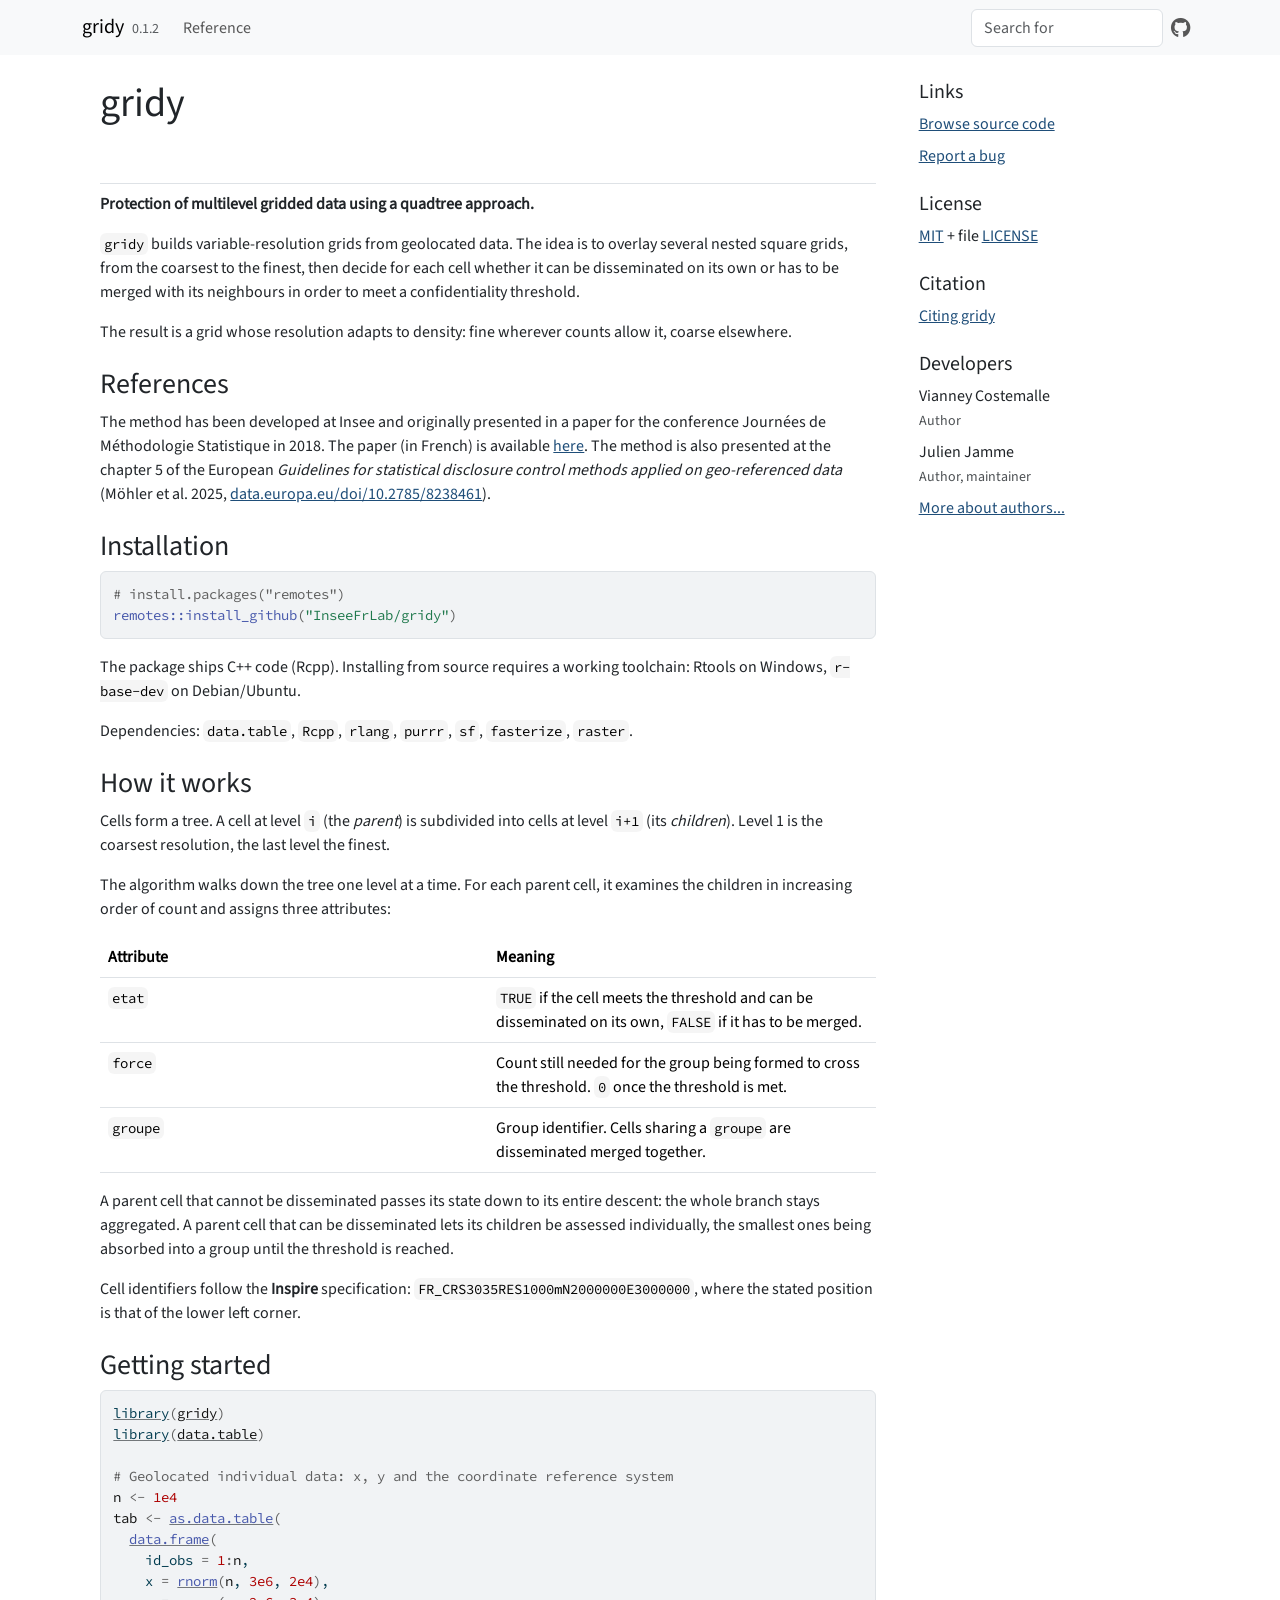
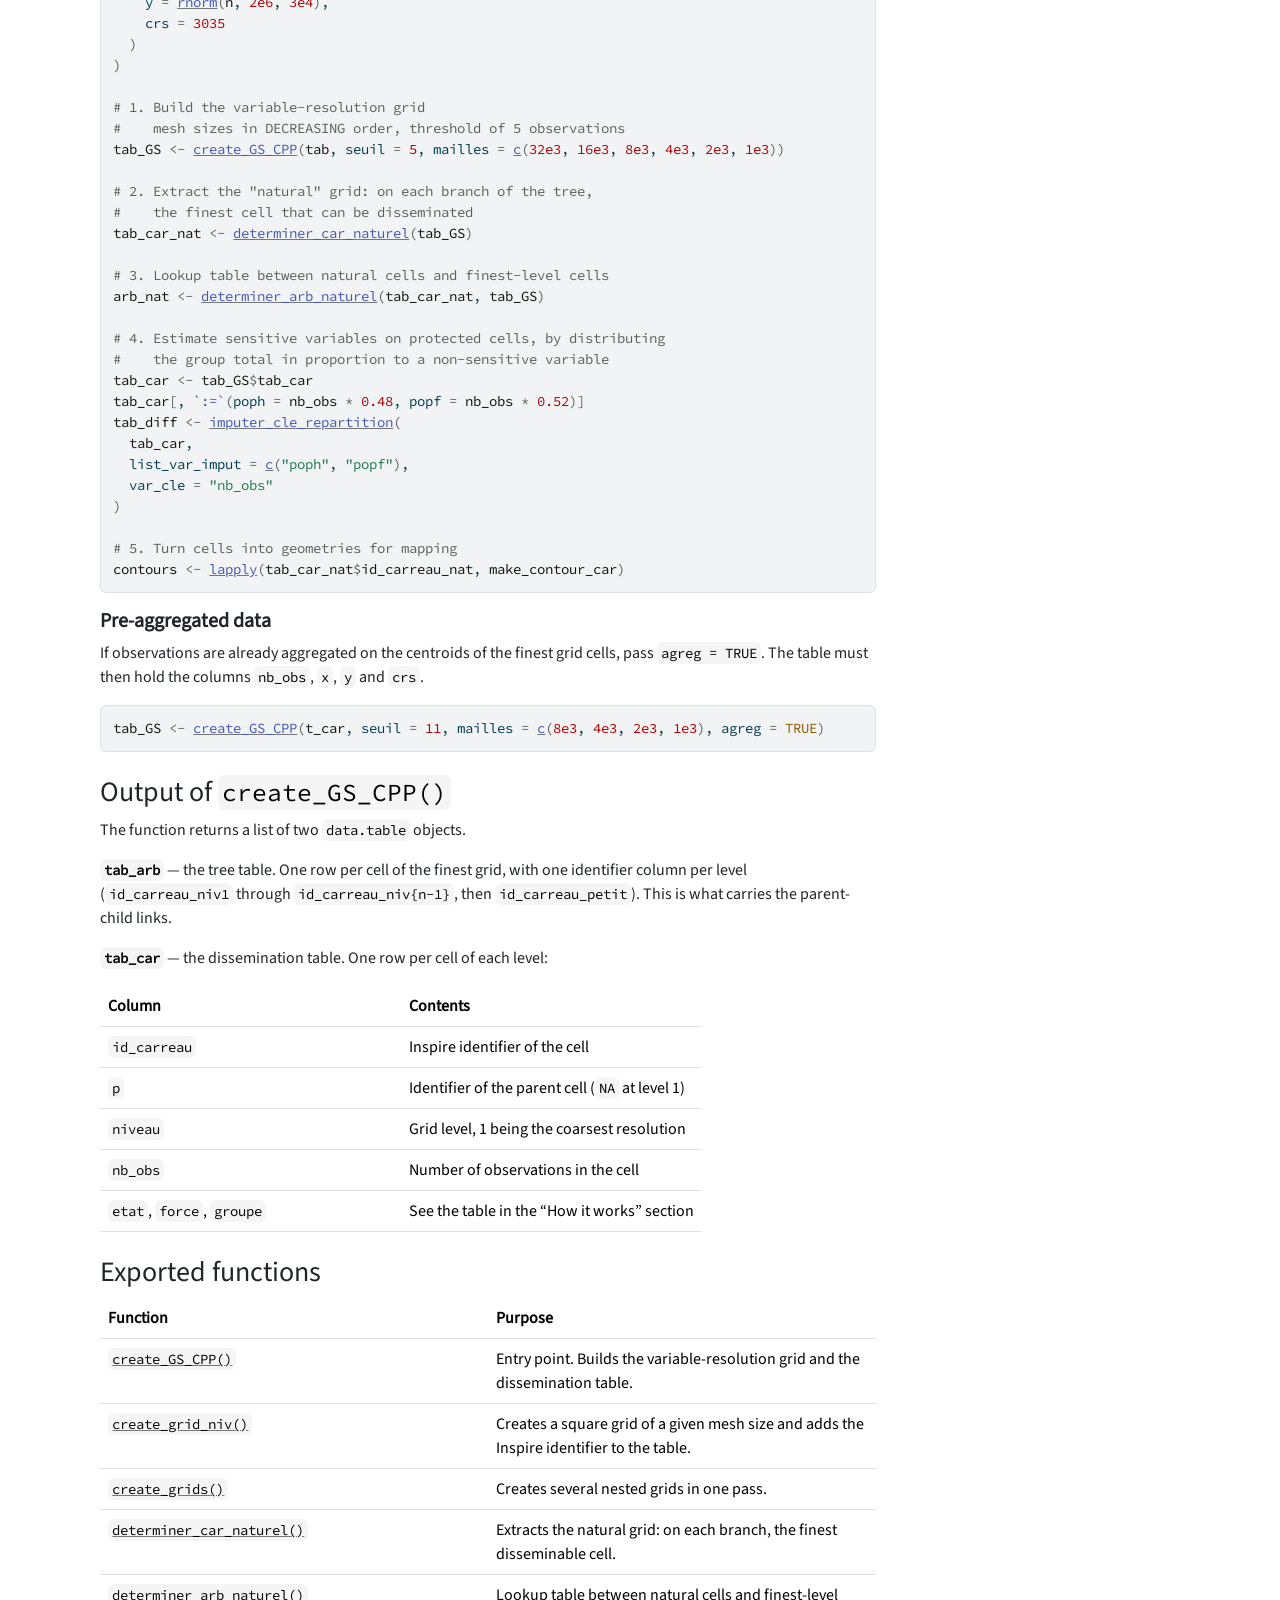
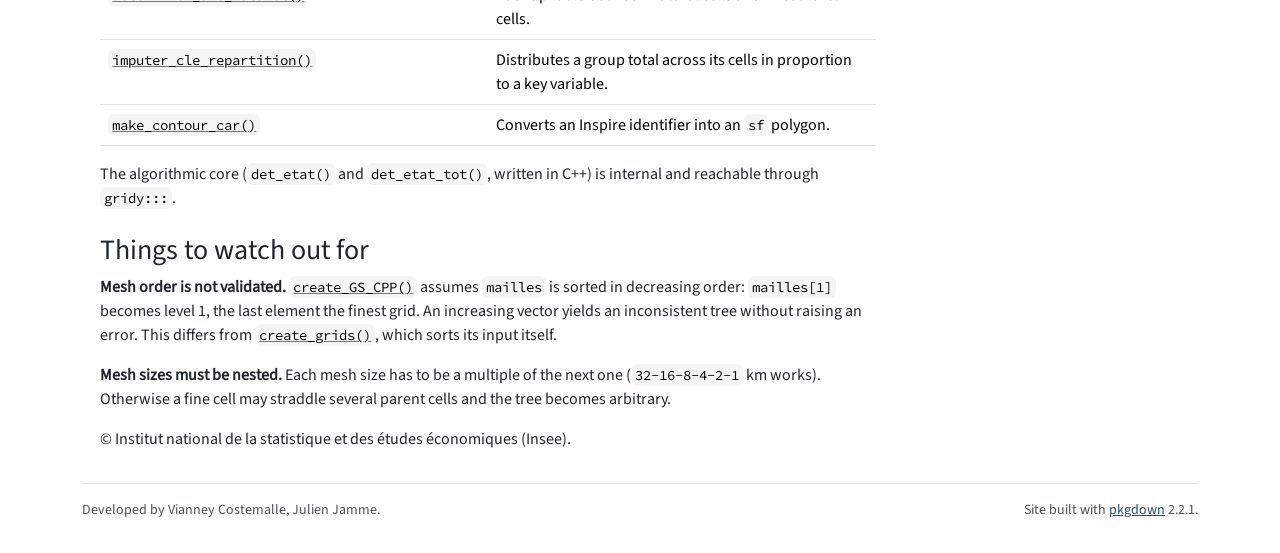
<file: index.html>
<!DOCTYPE html>
<!-- Generated by pkgdown: do not edit by hand --><html lang="en">
<head>
<meta http-equiv="Content-Type" content="text/html; charset=UTF-8">
<meta charset="utf-8">
<meta http-equiv="X-UA-Compatible" content="IE=edge">
<meta name="viewport" content="width=device-width, initial-scale=1, shrink-to-fit=no">
<title>Protect multilevel gridded data • gridy</title>
<script src="deps/jquery-3.6.0/jquery-3.6.0.min.js"></script><meta name="viewport" content="width=device-width, initial-scale=1, shrink-to-fit=no">
<link href="deps/bootstrap-5.3.8/bootstrap.min.css" rel="stylesheet">
<script src="deps/bootstrap-5.3.8/bootstrap.bundle.min.js"></script><link href="deps/Source_Sans_3-0.4.10/font.css" rel="stylesheet">
<link href="deps/Source_Code_Pro-0.4.10/font.css" rel="stylesheet">
<link href="deps/font-awesome-6.5.2/css/all.min.css" rel="stylesheet">
<link href="deps/font-awesome-6.5.2/css/v4-shims.min.css" rel="stylesheet">
<script src="deps/headroom-0.11.0/headroom.min.js"></script><script src="deps/headroom-0.11.0/jQuery.headroom.min.js"></script><script src="deps/bootstrap-toc-1.0.1/bootstrap-toc.min.js"></script><script src="deps/clipboard.js-2.0.11/clipboard.min.js"></script><script src="deps/search-1.0.0/autocomplete.jquery.min.js"></script><script src="deps/search-1.0.0/fuse.min.js"></script><script src="deps/search-1.0.0/mark.min.js"></script><!-- pkgdown --><script src="pkgdown.js"></script><meta property="og:title" content="Protect multilevel gridded data">
<meta name="description" content="Build variable-resolution grids from geolocated data, so that every disseminated unit meets a frequency threshold.
">
<meta property="og:description" content="Build variable-resolution grids from geolocated data, so that every disseminated unit meets a frequency threshold.
">
</head>
<body>
    <a href="#main" class="visually-hidden-focusable">Skip to contents</a>


    <nav class="navbar navbar-expand-lg fixed-top bg-light" data-bs-theme="light" aria-label="Site navigation"><div class="container">

    <a class="navbar-brand me-2" href="index.html">gridy</a>

    <small class="nav-text text-muted me-auto" data-bs-toggle="tooltip" data-bs-placement="bottom" title="">0.1.2</small>


    <button class="navbar-toggler" type="button" data-bs-toggle="collapse" data-bs-target="#navbar" aria-controls="navbar" aria-expanded="false" aria-label="Toggle navigation">
      <span class="navbar-toggler-icon"></span>
    </button>

    <div id="navbar" class="collapse navbar-collapse ms-3">
      <ul class="navbar-nav me-auto">
<li class="nav-item"><a class="nav-link" href="reference/index.html">Reference</a></li>
      </ul>
<ul class="navbar-nav">
<li class="nav-item"><form class="form-inline" role="search">
 <input class="form-control" type="search" name="search-input" id="search-input" autocomplete="off" aria-label="Search site" placeholder="Search for" data-search-index="search.json">
</form></li>
<li class="nav-item"><a class="external-link nav-link" href="https://github.com/InseeFrLab/gridy/" aria-label="GitHub"><span class="fa fab fa-github fa-lg"></span></a></li>
      </ul>
</div>


  </div>
</nav><div class="container template-home">
<div class="row">
  <main id="main" class="col-md-9"><div class="section level1">
<div class="page-header"><h1 id="gridy">gridy<a class="anchor" aria-label="anchor" href="#gridy"></a>
</h1></div>
<!-- badges: start -->
<!-- badges: end -->
<p><strong>Protection of multilevel gridded data using a quadtree approach.</strong></p>
<p><code>gridy</code> builds variable-resolution grids from geolocated data. The idea is to overlay several nested square grids, from the coarsest to the finest, then decide for each cell whether it can be disseminated on its own or has to be merged with its neighbours in order to meet a confidentiality threshold.</p>
<p>The result is a grid whose resolution adapts to density: fine wherever counts allow it, coarse elsewhere.</p>
<div class="section level2">
<h2 id="references">References<a class="anchor" aria-label="anchor" href="#references"></a>
</h2>
<p>The method has been developed at Insee and originally presented in a paper for the conference Journées de Méthodologie Statistique in 2018. The paper (in French) is available <a href="https://journees-methodologie-statistique.insee.net/diffusion-de-donnees-finement-localisees-ne-laisser-personne-sur-le-carreau/" class="external-link">here</a>. The method is also presented at the chapter 5 of the European <em>Guidelines for statistical disclosure control methods applied on geo-referenced data</em> (Möhler et al. 2025, <a href="data.europa.eu/doi/10.2785/8238461">data.europa.eu/doi/10.2785/8238461</a>).</p>
</div>
<div class="section level2">
<h2 id="installation">Installation<a class="anchor" aria-label="anchor" href="#installation"></a>
</h2>
<div class="sourceCode" id="cb1"><pre class="downlit sourceCode r">
<code class="sourceCode R"><span><span class="co"># install.packages("remotes")</span></span>
<span><span class="fu">remotes</span><span class="fu">::</span><span class="fu">install_github</span><span class="op">(</span><span class="st">"InseeFrLab/gridy"</span><span class="op">)</span></span></code></pre></div>
<p>The package ships C++ code (Rcpp). Installing from source requires a working toolchain: Rtools on Windows, <code>r-base-dev</code> on Debian/Ubuntu.</p>
<p>Dependencies: <code>data.table</code>, <code>Rcpp</code>, <code>rlang</code>, <code>purrr</code>, <code>sf</code>, <code>fasterize</code>, <code>raster</code>.</p>
</div>
<div class="section level2">
<h2 id="how-it-works">How it works<a class="anchor" aria-label="anchor" href="#how-it-works"></a>
</h2>
<p>Cells form a tree. A cell at level <code>i</code> (the <em>parent</em>) is subdivided into cells at level <code>i+1</code> (its <em>children</em>). Level 1 is the coarsest resolution, the last level the finest.</p>
<p>The algorithm walks down the tree one level at a time. For each parent cell, it examines the children in increasing order of count and assigns three attributes:</p>
<table class="table">
<colgroup>
<col width="50%">
<col width="50%">
</colgroup>
<thead><tr>
<th>Attribute</th>
<th>Meaning</th>
</tr></thead>
<tbody>
<tr>
<td><code>etat</code></td>
<td>
<code>TRUE</code> if the cell meets the threshold and can be disseminated on its own, <code>FALSE</code> if it has to be merged.</td>
</tr>
<tr>
<td><code>force</code></td>
<td>Count still needed for the group being formed to cross the threshold. <code>0</code> once the threshold is met.</td>
</tr>
<tr>
<td><code>groupe</code></td>
<td>Group identifier. Cells sharing a <code>groupe</code> are disseminated merged together.</td>
</tr>
</tbody>
</table>
<p>A parent cell that cannot be disseminated passes its state down to its entire descent: the whole branch stays aggregated. A parent cell that can be disseminated lets its children be assessed individually, the smallest ones being absorbed into a group until the threshold is reached.</p>
<p>Cell identifiers follow the <strong>Inspire</strong> specification: <code>FR_CRS3035RES1000mN2000000E3000000</code>, where the stated position is that of the lower left corner.</p>
</div>
<div class="section level2">
<h2 id="getting-started">Getting started<a class="anchor" aria-label="anchor" href="#getting-started"></a>
</h2>
<div class="sourceCode" id="cb2"><pre class="downlit sourceCode r">
<code class="sourceCode R"><span><span class="kw"><a href="https://rdrr.io/r/base/library.html" class="external-link">library</a></span><span class="op">(</span><span class="va"><a href="https://github.com/InseeFrLab/gridy" class="external-link">gridy</a></span><span class="op">)</span></span>
<span><span class="kw"><a href="https://rdrr.io/r/base/library.html" class="external-link">library</a></span><span class="op">(</span><span class="va"><a href="https://r-datatable.com" class="external-link">data.table</a></span><span class="op">)</span></span>
<span></span>
<span><span class="co"># Geolocated individual data: x, y and the coordinate reference system</span></span>
<span><span class="va">n</span> <span class="op">&lt;-</span> <span class="fl">1e4</span></span>
<span><span class="va">tab</span> <span class="op">&lt;-</span> <span class="fu"><a href="https://rdrr.io/pkg/data.table/man/as.data.table.html" class="external-link">as.data.table</a></span><span class="op">(</span></span>
<span>  <span class="fu"><a href="https://rdrr.io/r/base/data.frame.html" class="external-link">data.frame</a></span><span class="op">(</span></span>
<span>    id_obs <span class="op">=</span> <span class="fl">1</span><span class="op">:</span><span class="va">n</span>,</span>
<span>    x <span class="op">=</span> <span class="fu"><a href="https://rdrr.io/r/stats/Normal.html" class="external-link">rnorm</a></span><span class="op">(</span><span class="va">n</span>, <span class="fl">3e6</span>, <span class="fl">2e4</span><span class="op">)</span>,</span>
<span>    y <span class="op">=</span> <span class="fu"><a href="https://rdrr.io/r/stats/Normal.html" class="external-link">rnorm</a></span><span class="op">(</span><span class="va">n</span>, <span class="fl">2e6</span>, <span class="fl">3e4</span><span class="op">)</span>,</span>
<span>    crs <span class="op">=</span> <span class="fl">3035</span></span>
<span>  <span class="op">)</span></span>
<span><span class="op">)</span></span>
<span></span>
<span><span class="co"># 1. Build the variable-resolution grid</span></span>
<span><span class="co">#    mesh sizes in DECREASING order, threshold of 5 observations</span></span>
<span><span class="va">tab_GS</span> <span class="op">&lt;-</span> <span class="fu"><a href="reference/create_GS_CPP.html">create_GS_CPP</a></span><span class="op">(</span><span class="va">tab</span>, seuil <span class="op">=</span> <span class="fl">5</span>, mailles <span class="op">=</span> <span class="fu"><a href="https://rdrr.io/r/base/c.html" class="external-link">c</a></span><span class="op">(</span><span class="fl">32e3</span>, <span class="fl">16e3</span>, <span class="fl">8e3</span>, <span class="fl">4e3</span>, <span class="fl">2e3</span>, <span class="fl">1e3</span><span class="op">)</span><span class="op">)</span></span>
<span></span>
<span><span class="co"># 2. Extract the "natural" grid: on each branch of the tree,</span></span>
<span><span class="co">#    the finest cell that can be disseminated</span></span>
<span><span class="va">tab_car_nat</span> <span class="op">&lt;-</span> <span class="fu"><a href="reference/determiner_car_naturel.html">determiner_car_naturel</a></span><span class="op">(</span><span class="va">tab_GS</span><span class="op">)</span></span>
<span></span>
<span><span class="co"># 3. Lookup table between natural cells and finest-level cells</span></span>
<span><span class="va">arb_nat</span> <span class="op">&lt;-</span> <span class="fu"><a href="reference/determiner_arb_naturel.html">determiner_arb_naturel</a></span><span class="op">(</span><span class="va">tab_car_nat</span>, <span class="va">tab_GS</span><span class="op">)</span></span>
<span></span>
<span><span class="co"># 4. Estimate sensitive variables on protected cells, by distributing</span></span>
<span><span class="co">#    the group total in proportion to a non-sensitive variable</span></span>
<span><span class="va">tab_car</span> <span class="op">&lt;-</span> <span class="va">tab_GS</span><span class="op">$</span><span class="va">tab_car</span></span>
<span><span class="va">tab_car</span><span class="op">[</span>, <span class="fu">`:=`</span><span class="op">(</span>poph <span class="op">=</span> <span class="va">nb_obs</span> <span class="op">*</span> <span class="fl">0.48</span>, popf <span class="op">=</span> <span class="va">nb_obs</span> <span class="op">*</span> <span class="fl">0.52</span><span class="op">)</span><span class="op">]</span></span>
<span><span class="va">tab_diff</span> <span class="op">&lt;-</span> <span class="fu"><a href="reference/imputer_cle_repartition.html">imputer_cle_repartition</a></span><span class="op">(</span></span>
<span>  <span class="va">tab_car</span>,</span>
<span>  list_var_imput <span class="op">=</span> <span class="fu"><a href="https://rdrr.io/r/base/c.html" class="external-link">c</a></span><span class="op">(</span><span class="st">"poph"</span>, <span class="st">"popf"</span><span class="op">)</span>,</span>
<span>  var_cle <span class="op">=</span> <span class="st">"nb_obs"</span></span>
<span><span class="op">)</span></span>
<span></span>
<span><span class="co"># 5. Turn cells into geometries for mapping</span></span>
<span><span class="va">contours</span> <span class="op">&lt;-</span> <span class="fu"><a href="https://rdrr.io/r/base/lapply.html" class="external-link">lapply</a></span><span class="op">(</span><span class="va">tab_car_nat</span><span class="op">$</span><span class="va">id_carreau_nat</span>, <span class="va">make_contour_car</span><span class="op">)</span></span></code></pre></div>
<div class="section level3">
<h3 id="pre-aggregated-data">Pre-aggregated data<a class="anchor" aria-label="anchor" href="#pre-aggregated-data"></a>
</h3>
<p>If observations are already aggregated on the centroids of the finest grid cells, pass <code>agreg = TRUE</code>. The table must then hold the columns <code>nb_obs</code>, <code>x</code>, <code>y</code> and <code>crs</code>.</p>
<div class="sourceCode" id="cb3"><pre class="downlit sourceCode r">
<code class="sourceCode R"><span><span class="va">tab_GS</span> <span class="op">&lt;-</span> <span class="fu"><a href="reference/create_GS_CPP.html">create_GS_CPP</a></span><span class="op">(</span><span class="va">t_car</span>, seuil <span class="op">=</span> <span class="fl">11</span>, mailles <span class="op">=</span> <span class="fu"><a href="https://rdrr.io/r/base/c.html" class="external-link">c</a></span><span class="op">(</span><span class="fl">8e3</span>, <span class="fl">4e3</span>, <span class="fl">2e3</span>, <span class="fl">1e3</span><span class="op">)</span>, agreg <span class="op">=</span> <span class="cn">TRUE</span><span class="op">)</span></span></code></pre></div>
</div>
</div>
<div class="section level2">
<h2 id="output-of-create_gs_cpp">Output of <code>create_GS_CPP()</code>
<a class="anchor" aria-label="anchor" href="#output-of-create_gs_cpp"></a>
</h2>
<p>The function returns a list of two <code>data.table</code> objects.</p>
<p><strong><code>tab_arb</code></strong> — the tree table. One row per cell of the finest grid, with one identifier column per level (<code>id_carreau_niv1</code> through <code>id_carreau_niv{n-1}</code>, then <code>id_carreau_petit</code>). This is what carries the parent-child links.</p>
<p><strong><code>tab_car</code></strong> — the dissemination table. One row per cell of each level:</p>
<table class="table">
<colgroup>
<col width="50%">
<col width="50%">
</colgroup>
<thead><tr>
<th>Column</th>
<th>Contents</th>
</tr></thead>
<tbody>
<tr>
<td><code>id_carreau</code></td>
<td>Inspire identifier of the cell</td>
</tr>
<tr>
<td><code>p</code></td>
<td>Identifier of the parent cell (<code>NA</code> at level 1)</td>
</tr>
<tr>
<td><code>niveau</code></td>
<td>Grid level, 1 being the coarsest resolution</td>
</tr>
<tr>
<td><code>nb_obs</code></td>
<td>Number of observations in the cell</td>
</tr>
<tr>
<td>
<code>etat</code>, <code>force</code>, <code>groupe</code>
</td>
<td>See the table in the “How it works” section</td>
</tr>
</tbody>
</table>
</div>
<div class="section level2">
<h2 id="exported-functions">Exported functions<a class="anchor" aria-label="anchor" href="#exported-functions"></a>
</h2>
<table class="table">
<colgroup>
<col width="50%">
<col width="50%">
</colgroup>
<thead><tr>
<th>Function</th>
<th>Purpose</th>
</tr></thead>
<tbody>
<tr>
<td><code><a href="reference/create_GS_CPP.html">create_GS_CPP()</a></code></td>
<td>Entry point. Builds the variable-resolution grid and the dissemination table.</td>
</tr>
<tr>
<td><code><a href="reference/create_grid_niv.html">create_grid_niv()</a></code></td>
<td>Creates a square grid of a given mesh size and adds the Inspire identifier to the table.</td>
</tr>
<tr>
<td><code><a href="reference/create_grids.html">create_grids()</a></code></td>
<td>Creates several nested grids in one pass.</td>
</tr>
<tr>
<td><code><a href="reference/determiner_car_naturel.html">determiner_car_naturel()</a></code></td>
<td>Extracts the natural grid: on each branch, the finest disseminable cell.</td>
</tr>
<tr>
<td><code><a href="reference/determiner_arb_naturel.html">determiner_arb_naturel()</a></code></td>
<td>Lookup table between natural cells and finest-level cells.</td>
</tr>
<tr>
<td><code><a href="reference/imputer_cle_repartition.html">imputer_cle_repartition()</a></code></td>
<td>Distributes a group total across its cells in proportion to a key variable.</td>
</tr>
<tr>
<td><code><a href="reference/make_contour_car.html">make_contour_car()</a></code></td>
<td>Converts an Inspire identifier into an <code>sf</code> polygon.</td>
</tr>
</tbody>
</table>
<p>The algorithmic core (<code>det_etat()</code> and <code>det_etat_tot()</code>, written in C++) is internal and reachable through <code>gridy:::</code>.</p>
</div>
<div class="section level2">
<h2 id="things-to-watch-out-for">Things to watch out for<a class="anchor" aria-label="anchor" href="#things-to-watch-out-for"></a>
</h2>
<p><strong>Mesh order is not validated.</strong> <code><a href="reference/create_GS_CPP.html">create_GS_CPP()</a></code> assumes <code>mailles</code> is sorted in decreasing order: <code>mailles[1]</code> becomes level 1, the last element the finest grid. An increasing vector yields an inconsistent tree without raising an error. This differs from <code><a href="reference/create_grids.html">create_grids()</a></code>, which sorts its input itself.</p>
<p><strong>Mesh sizes must be nested.</strong> Each mesh size has to be a multiple of the next one (<code>32-16-8-4-2-1</code> km works). Otherwise a fine cell may straddle several parent cells and the tree becomes arbitrary.</p>
<p>© Institut national de la statistique et des études économiques (Insee).</p>
</div>
</div>
  </main><aside class="col-md-3"><div class="links">
<h2 data-toc-skip>Links</h2>
<ul class="list-unstyled">
<li><a href="https://github.com/InseeFrLab/gridy/" class="external-link">Browse source code</a></li>
<li><a href="https://github.com/InseeFrLab/gridy/issues" class="external-link">Report a bug</a></li>
</ul>
</div>

<div class="license">
<h2 data-toc-skip>License</h2>
<ul class="list-unstyled">
<li>
<a href="https://opensource.org/licenses/mit-license.php" class="external-link">MIT</a> + file <a href="LICENSE-text.html">LICENSE</a>
</li>
</ul>
</div>


<div class="citation">
<h2 data-toc-skip>Citation</h2>
<ul class="list-unstyled">
<li><a href="authors.html#citation">Citing gridy</a></li>
</ul>
</div>

<div class="developers">
<h2 data-toc-skip>Developers</h2>
<ul class="list-unstyled">
<li>Vianney Costemalle <br><small class="roles"> Author </small>   </li>
<li>Julien Jamme <br><small class="roles"> Author, maintainer </small>   </li>
<li><a href="authors.html">More about authors...</a></li>
</ul>
</div>



  </aside>
</div>


    <footer><div class="pkgdown-footer-left">
  <p>Developed by Vianney Costemalle, Julien Jamme.</p>
</div>

<div class="pkgdown-footer-right">
  <p>Site built with <a href="https://pkgdown.r-lib.org/" class="external-link">pkgdown</a> 2.2.1.</p>
</div>

    </footer>
</div>





  </body>
</html>
</file>
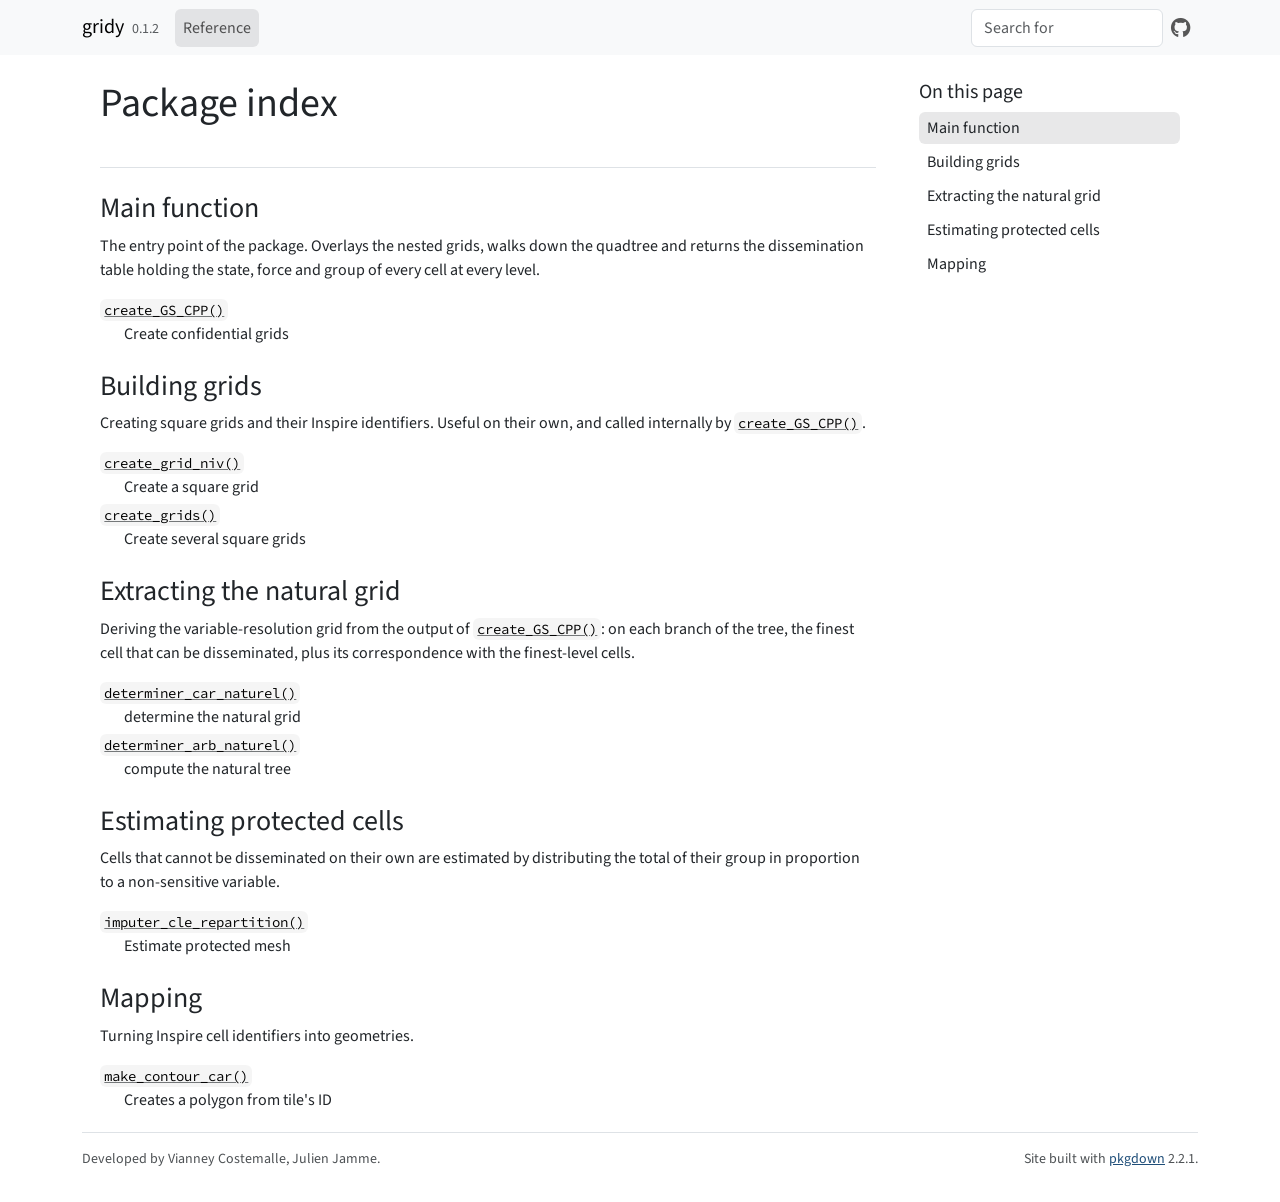
<file: reference/index.html>
<!DOCTYPE html>
<!-- Generated by pkgdown: do not edit by hand --><html lang="en"><head><meta http-equiv="Content-Type" content="text/html; charset=UTF-8"><meta charset="utf-8"><meta http-equiv="X-UA-Compatible" content="IE=edge"><meta name="viewport" content="width=device-width, initial-scale=1, shrink-to-fit=no"><title>Package index • gridy</title><script src="../deps/jquery-3.6.0/jquery-3.6.0.min.js"></script><meta name="viewport" content="width=device-width, initial-scale=1, shrink-to-fit=no"><link href="../deps/bootstrap-5.3.8/bootstrap.min.css" rel="stylesheet"><script src="../deps/bootstrap-5.3.8/bootstrap.bundle.min.js"></script><link href="../deps/Source_Sans_3-0.4.10/font.css" rel="stylesheet"><link href="../deps/Source_Code_Pro-0.4.10/font.css" rel="stylesheet"><link href="../deps/font-awesome-6.5.2/css/all.min.css" rel="stylesheet"><link href="../deps/font-awesome-6.5.2/css/v4-shims.min.css" rel="stylesheet"><script src="../deps/headroom-0.11.0/headroom.min.js"></script><script src="../deps/headroom-0.11.0/jQuery.headroom.min.js"></script><script src="../deps/bootstrap-toc-1.0.1/bootstrap-toc.min.js"></script><script src="../deps/clipboard.js-2.0.11/clipboard.min.js"></script><script src="../deps/search-1.0.0/autocomplete.jquery.min.js"></script><script src="../deps/search-1.0.0/fuse.min.js"></script><script src="../deps/search-1.0.0/mark.min.js"></script><!-- pkgdown --><script src="../pkgdown.js"></script><meta property="og:title" content="Package index"></head><body>
    <a href="#main" class="visually-hidden-focusable">Skip to contents</a>


    <nav class="navbar navbar-expand-lg fixed-top bg-light" data-bs-theme="light" aria-label="Site navigation"><div class="container">

    <a class="navbar-brand me-2" href="../index.html">gridy</a>

    <small class="nav-text text-muted me-auto" data-bs-toggle="tooltip" data-bs-placement="bottom" title="">0.1.2</small>


    <button class="navbar-toggler" type="button" data-bs-toggle="collapse" data-bs-target="#navbar" aria-controls="navbar" aria-expanded="false" aria-label="Toggle navigation">
      <span class="navbar-toggler-icon"></span>
    </button>

    <div id="navbar" class="collapse navbar-collapse ms-3">
      <ul class="navbar-nav me-auto"><li class="active nav-item"><a class="nav-link" href="../reference/index.html">Reference</a></li>
      </ul><ul class="navbar-nav"><li class="nav-item"><form class="form-inline" role="search">
 <input class="form-control" type="search" name="search-input" id="search-input" autocomplete="off" aria-label="Search site" placeholder="Search for" data-search-index="../search.json"></form></li>
<li class="nav-item"><a class="external-link nav-link" href="https://github.com/InseeFrLab/gridy/" aria-label="GitHub"><span class="fa fab fa-github fa-lg"></span></a></li>
      </ul></div>


  </div>
</nav><div class="container template-reference-index">
<div class="row">
  <main id="main" class="col-md-9"><div class="page-header">

      <h1>Package index</h1>
    </div>

    <div class="section level2">
      <h2 id="main-function">Main function<a class="anchor" aria-label="anchor" href="#main-function"></a></h2>

      <div class="section-desc"><p>The entry point of the package. Overlays the nested grids, walks down the quadtree and returns the dissemination table holding the state, force and group of every cell at every level.</p></div>

      <dl></dl></div><div class="section level2">




      <dl><dt>

          <code><a href="create_GS_CPP.html">create_GS_CPP()</a></code>

        </dt>
        <dd>Create confidential grids</dd>
      </dl></div><div class="section level2">
      <h2 id="building-grids">Building grids<a class="anchor" aria-label="anchor" href="#building-grids"></a></h2>

      <div class="section-desc"><p>Creating square grids and their Inspire identifiers. Useful on their own, and called internally by <code><a href="../reference/create_GS_CPP.html">create_GS_CPP()</a></code>.</p></div>

      <dl></dl></div><div class="section level2">




      <dl><dt>

          <code><a href="create_grid_niv.html">create_grid_niv()</a></code>

        </dt>
        <dd>Create a square grid</dd>

        <dt>

          <code><a href="create_grids.html">create_grids()</a></code>

        </dt>
        <dd>Create several square grids</dd>
      </dl></div><div class="section level2">
      <h2 id="extracting-the-natural-grid">Extracting the natural grid<a class="anchor" aria-label="anchor" href="#extracting-the-natural-grid"></a></h2>

      <div class="section-desc"><p>Deriving the variable-resolution grid from the output of <code><a href="../reference/create_GS_CPP.html">create_GS_CPP()</a></code>: on each branch of the tree, the finest cell that can be disseminated, plus its correspondence with the finest-level cells.</p></div>

      <dl></dl></div><div class="section level2">




      <dl><dt>

          <code><a href="determiner_car_naturel.html">determiner_car_naturel()</a></code>

        </dt>
        <dd>determine the natural grid</dd>

        <dt>

          <code><a href="determiner_arb_naturel.html">determiner_arb_naturel()</a></code>

        </dt>
        <dd>compute the natural tree</dd>
      </dl></div><div class="section level2">
      <h2 id="estimating-protected-cells">Estimating protected cells<a class="anchor" aria-label="anchor" href="#estimating-protected-cells"></a></h2>

      <div class="section-desc"><p>Cells that cannot be disseminated on their own are estimated by distributing the total of their group in proportion to a non-sensitive variable.</p></div>

      <dl></dl></div><div class="section level2">




      <dl><dt>

          <code><a href="imputer_cle_repartition.html">imputer_cle_repartition()</a></code>

        </dt>
        <dd>Estimate protected mesh</dd>
      </dl></div><div class="section level2">
      <h2 id="mapping">Mapping<a class="anchor" aria-label="anchor" href="#mapping"></a></h2>

      <div class="section-desc"><p>Turning Inspire cell identifiers into geometries.</p></div>

      <dl></dl></div><div class="section level2">




      <dl><dt>

          <code><a href="make_contour_car.html">make_contour_car()</a></code>

        </dt>
        <dd>Creates a polygon from tile's ID</dd>
      </dl></div>
  </main><aside class="col-md-3"><nav id="toc" aria-label="Table of contents"><h2>On this page</h2>
    </nav></aside></div>


    <footer><div class="pkgdown-footer-left">
  <p>Developed by Vianney Costemalle, Julien Jamme.</p>
</div>

<div class="pkgdown-footer-right">
  <p>Site built with <a href="https://pkgdown.r-lib.org/" class="external-link">pkgdown</a> 2.2.1.</p>
</div>

    </footer></div>





  </body></html>
</file>
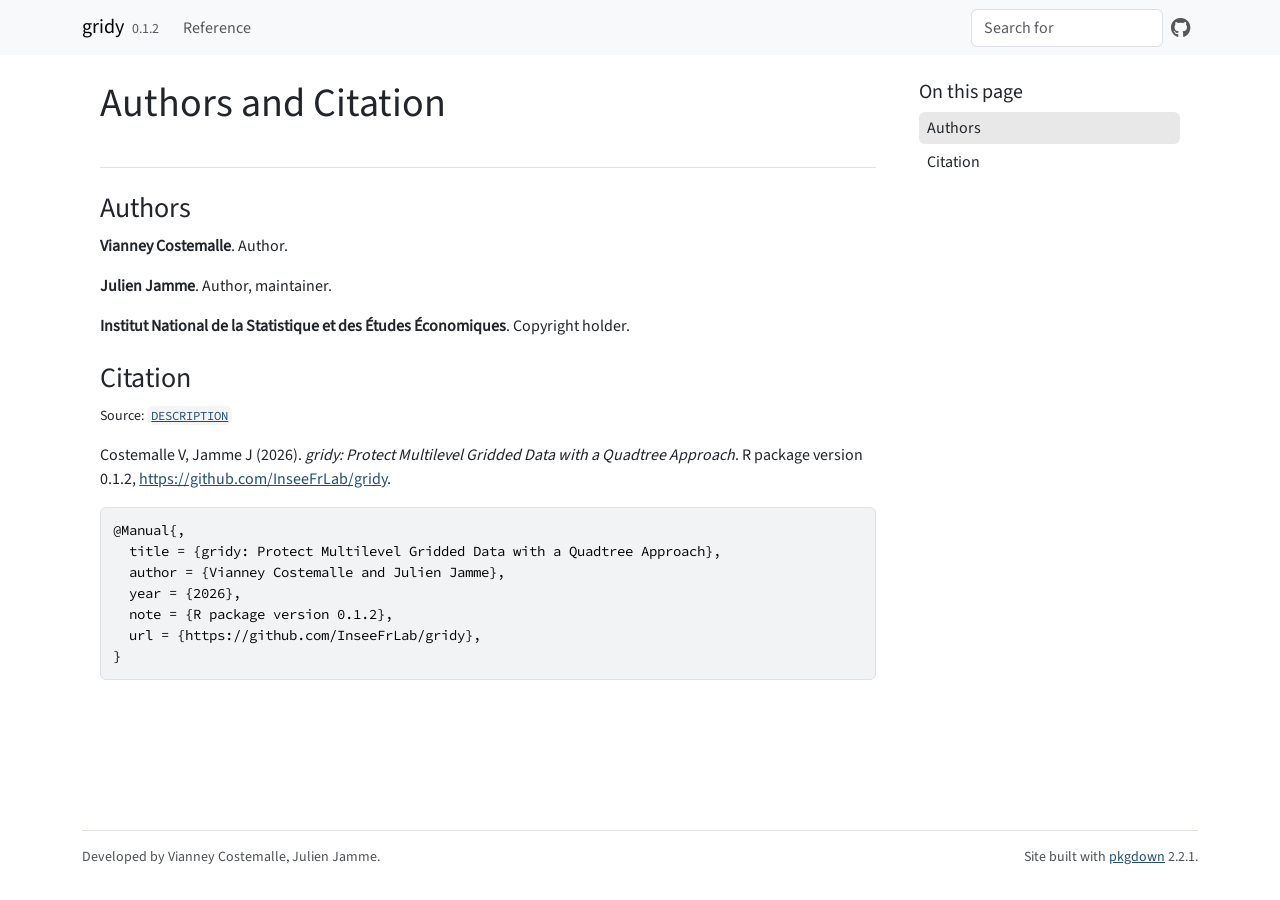
<file: authors.html>
<!DOCTYPE html>
<!-- Generated by pkgdown: do not edit by hand --><html lang="en"><head><meta http-equiv="Content-Type" content="text/html; charset=UTF-8"><meta charset="utf-8"><meta http-equiv="X-UA-Compatible" content="IE=edge"><meta name="viewport" content="width=device-width, initial-scale=1, shrink-to-fit=no"><title>Authors and Citation • gridy</title><script src="deps/jquery-3.6.0/jquery-3.6.0.min.js"></script><meta name="viewport" content="width=device-width, initial-scale=1, shrink-to-fit=no"><link href="deps/bootstrap-5.3.8/bootstrap.min.css" rel="stylesheet"><script src="deps/bootstrap-5.3.8/bootstrap.bundle.min.js"></script><link href="deps/Source_Sans_3-0.4.10/font.css" rel="stylesheet"><link href="deps/Source_Code_Pro-0.4.10/font.css" rel="stylesheet"><link href="deps/font-awesome-6.5.2/css/all.min.css" rel="stylesheet"><link href="deps/font-awesome-6.5.2/css/v4-shims.min.css" rel="stylesheet"><script src="deps/headroom-0.11.0/headroom.min.js"></script><script src="deps/headroom-0.11.0/jQuery.headroom.min.js"></script><script src="deps/bootstrap-toc-1.0.1/bootstrap-toc.min.js"></script><script src="deps/clipboard.js-2.0.11/clipboard.min.js"></script><script src="deps/search-1.0.0/autocomplete.jquery.min.js"></script><script src="deps/search-1.0.0/fuse.min.js"></script><script src="deps/search-1.0.0/mark.min.js"></script><!-- pkgdown --><script src="pkgdown.js"></script><meta property="og:title" content="Authors and Citation"></head><body>
    <a href="#main" class="visually-hidden-focusable">Skip to contents</a>


    <nav class="navbar navbar-expand-lg fixed-top bg-light" data-bs-theme="light" aria-label="Site navigation"><div class="container">

    <a class="navbar-brand me-2" href="index.html">gridy</a>

    <small class="nav-text text-muted me-auto" data-bs-toggle="tooltip" data-bs-placement="bottom" title="">0.1.2</small>


    <button class="navbar-toggler" type="button" data-bs-toggle="collapse" data-bs-target="#navbar" aria-controls="navbar" aria-expanded="false" aria-label="Toggle navigation">
      <span class="navbar-toggler-icon"></span>
    </button>

    <div id="navbar" class="collapse navbar-collapse ms-3">
      <ul class="navbar-nav me-auto"><li class="nav-item"><a class="nav-link" href="reference/index.html">Reference</a></li>
      </ul><ul class="navbar-nav"><li class="nav-item"><form class="form-inline" role="search">
 <input class="form-control" type="search" name="search-input" id="search-input" autocomplete="off" aria-label="Search site" placeholder="Search for" data-search-index="search.json"></form></li>
<li class="nav-item"><a class="external-link nav-link" href="https://github.com/InseeFrLab/gridy/" aria-label="GitHub"><span class="fa fab fa-github fa-lg"></span></a></li>
      </ul></div>


  </div>
</nav><div class="container template-citation-authors">
<div class="row">
  <main id="main" class="col-md-9"><div class="page-header">

      <h1>Authors and Citation</h1>
    </div>

    <div class="section level2">
      <h2>Authors</h2>

      <ul class="list-unstyled"><li>
          <p><strong>Vianney Costemalle</strong>. Author.
          </p>
        </li>
        <li>
          <p><strong>Julien Jamme</strong>. Author, maintainer.
          </p>
        </li>
        <li>
          <p><strong> Institut National de la Statistique et des Études Économiques</strong>. Copyright holder.
          </p>
        </li>
      </ul></div>

    <div class="section level2">
      <h2 id="citation">Citation</h2>
      <p><small class="dont-index">Source: <a href="https://github.com/InseeFrLab/gridy/blob/master/DESCRIPTION" class="external-link"><code>DESCRIPTION</code></a></small></p>

      <p>Costemalle V, Jamme J (2026).
<em>gridy: Protect Multilevel Gridded Data with a Quadtree Approach</em>.
R package version 0.1.2, <a href="https://github.com/InseeFrLab/gridy" class="external-link">https://github.com/InseeFrLab/gridy</a>.
</p>
      <pre>@Manual{,
  title = {gridy: Protect Multilevel Gridded Data with a Quadtree Approach},
  author = {Vianney Costemalle and Julien Jamme},
  year = {2026},
  note = {R package version 0.1.2},
  url = {https://github.com/InseeFrLab/gridy},
}</pre>
    </div>

  </main><aside class="col-md-3"><nav id="toc" aria-label="Table of contents"><h2>On this page</h2>
    </nav></aside></div>


    <footer><div class="pkgdown-footer-left">
  <p>Developed by Vianney Costemalle, Julien Jamme.</p>
</div>

<div class="pkgdown-footer-right">
  <p>Site built with <a href="https://pkgdown.r-lib.org/" class="external-link">pkgdown</a> 2.2.1.</p>
</div>

    </footer></div>





  </body></html>
</file>
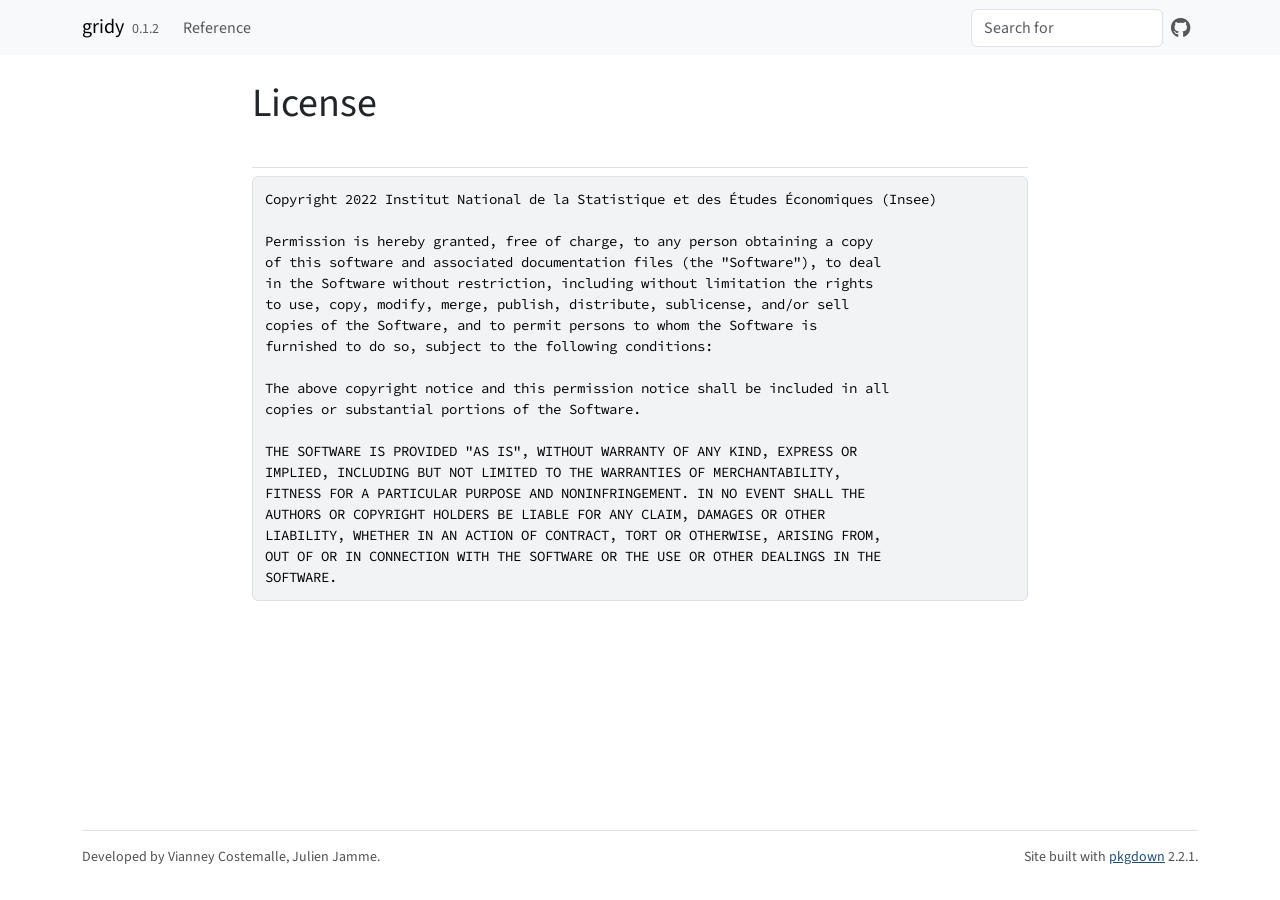
<file: LICENSE-text.html>
<!DOCTYPE html>
<!-- Generated by pkgdown: do not edit by hand --><html lang="en"><head><meta http-equiv="Content-Type" content="text/html; charset=UTF-8"><meta charset="utf-8"><meta http-equiv="X-UA-Compatible" content="IE=edge"><meta name="viewport" content="width=device-width, initial-scale=1, shrink-to-fit=no"><title>License • gridy</title><script src="deps/jquery-3.6.0/jquery-3.6.0.min.js"></script><meta name="viewport" content="width=device-width, initial-scale=1, shrink-to-fit=no"><link href="deps/bootstrap-5.3.8/bootstrap.min.css" rel="stylesheet"><script src="deps/bootstrap-5.3.8/bootstrap.bundle.min.js"></script><link href="deps/Source_Sans_3-0.4.10/font.css" rel="stylesheet"><link href="deps/Source_Code_Pro-0.4.10/font.css" rel="stylesheet"><link href="deps/font-awesome-6.5.2/css/all.min.css" rel="stylesheet"><link href="deps/font-awesome-6.5.2/css/v4-shims.min.css" rel="stylesheet"><script src="deps/headroom-0.11.0/headroom.min.js"></script><script src="deps/headroom-0.11.0/jQuery.headroom.min.js"></script><script src="deps/bootstrap-toc-1.0.1/bootstrap-toc.min.js"></script><script src="deps/clipboard.js-2.0.11/clipboard.min.js"></script><script src="deps/search-1.0.0/autocomplete.jquery.min.js"></script><script src="deps/search-1.0.0/fuse.min.js"></script><script src="deps/search-1.0.0/mark.min.js"></script><!-- pkgdown --><script src="pkgdown.js"></script><meta property="og:title" content="License"></head><body>
    <a href="#main" class="visually-hidden-focusable">Skip to contents</a>


    <nav class="navbar navbar-expand-lg fixed-top bg-light" data-bs-theme="light" aria-label="Site navigation"><div class="container">

    <a class="navbar-brand me-2" href="index.html">gridy</a>

    <small class="nav-text text-muted me-auto" data-bs-toggle="tooltip" data-bs-placement="bottom" title="">0.1.2</small>


    <button class="navbar-toggler" type="button" data-bs-toggle="collapse" data-bs-target="#navbar" aria-controls="navbar" aria-expanded="false" aria-label="Toggle navigation">
      <span class="navbar-toggler-icon"></span>
    </button>

    <div id="navbar" class="collapse navbar-collapse ms-3">
      <ul class="navbar-nav me-auto"><li class="nav-item"><a class="nav-link" href="reference/index.html">Reference</a></li>
      </ul><ul class="navbar-nav"><li class="nav-item"><form class="form-inline" role="search">
 <input class="form-control" type="search" name="search-input" id="search-input" autocomplete="off" aria-label="Search site" placeholder="Search for" data-search-index="search.json"></form></li>
<li class="nav-item"><a class="external-link nav-link" href="https://github.com/InseeFrLab/gridy/" aria-label="GitHub"><span class="fa fab fa-github fa-lg"></span></a></li>
      </ul></div>


  </div>
</nav><div class="container template-title-body">
<div class="row">
  <main id="main" class="col-md-9"><div class="page-header">

      <h1>License</h1>

    </div>

<pre>Copyright 2022 Institut National de la Statistique et des Études Économiques (Insee)

Permission is hereby granted, free of charge, to any person obtaining a copy
of this software and associated documentation files (the "Software"), to deal
in the Software without restriction, including without limitation the rights
to use, copy, modify, merge, publish, distribute, sublicense, and/or sell
copies of the Software, and to permit persons to whom the Software is
furnished to do so, subject to the following conditions:

The above copyright notice and this permission notice shall be included in all
copies or substantial portions of the Software.

THE SOFTWARE IS PROVIDED "AS IS", WITHOUT WARRANTY OF ANY KIND, EXPRESS OR
IMPLIED, INCLUDING BUT NOT LIMITED TO THE WARRANTIES OF MERCHANTABILITY,
FITNESS FOR A PARTICULAR PURPOSE AND NONINFRINGEMENT. IN NO EVENT SHALL THE
AUTHORS OR COPYRIGHT HOLDERS BE LIABLE FOR ANY CLAIM, DAMAGES OR OTHER
LIABILITY, WHETHER IN AN ACTION OF CONTRACT, TORT OR OTHERWISE, ARISING FROM,
OUT OF OR IN CONNECTION WITH THE SOFTWARE OR THE USE OR OTHER DEALINGS IN THE
SOFTWARE.
</pre>

  </main></div>


    <footer><div class="pkgdown-footer-left">
  <p>Developed by Vianney Costemalle, Julien Jamme.</p>
</div>

<div class="pkgdown-footer-right">
  <p>Site built with <a href="https://pkgdown.r-lib.org/" class="external-link">pkgdown</a> 2.2.1.</p>
</div>

    </footer></div>





  </body></html>
</file>
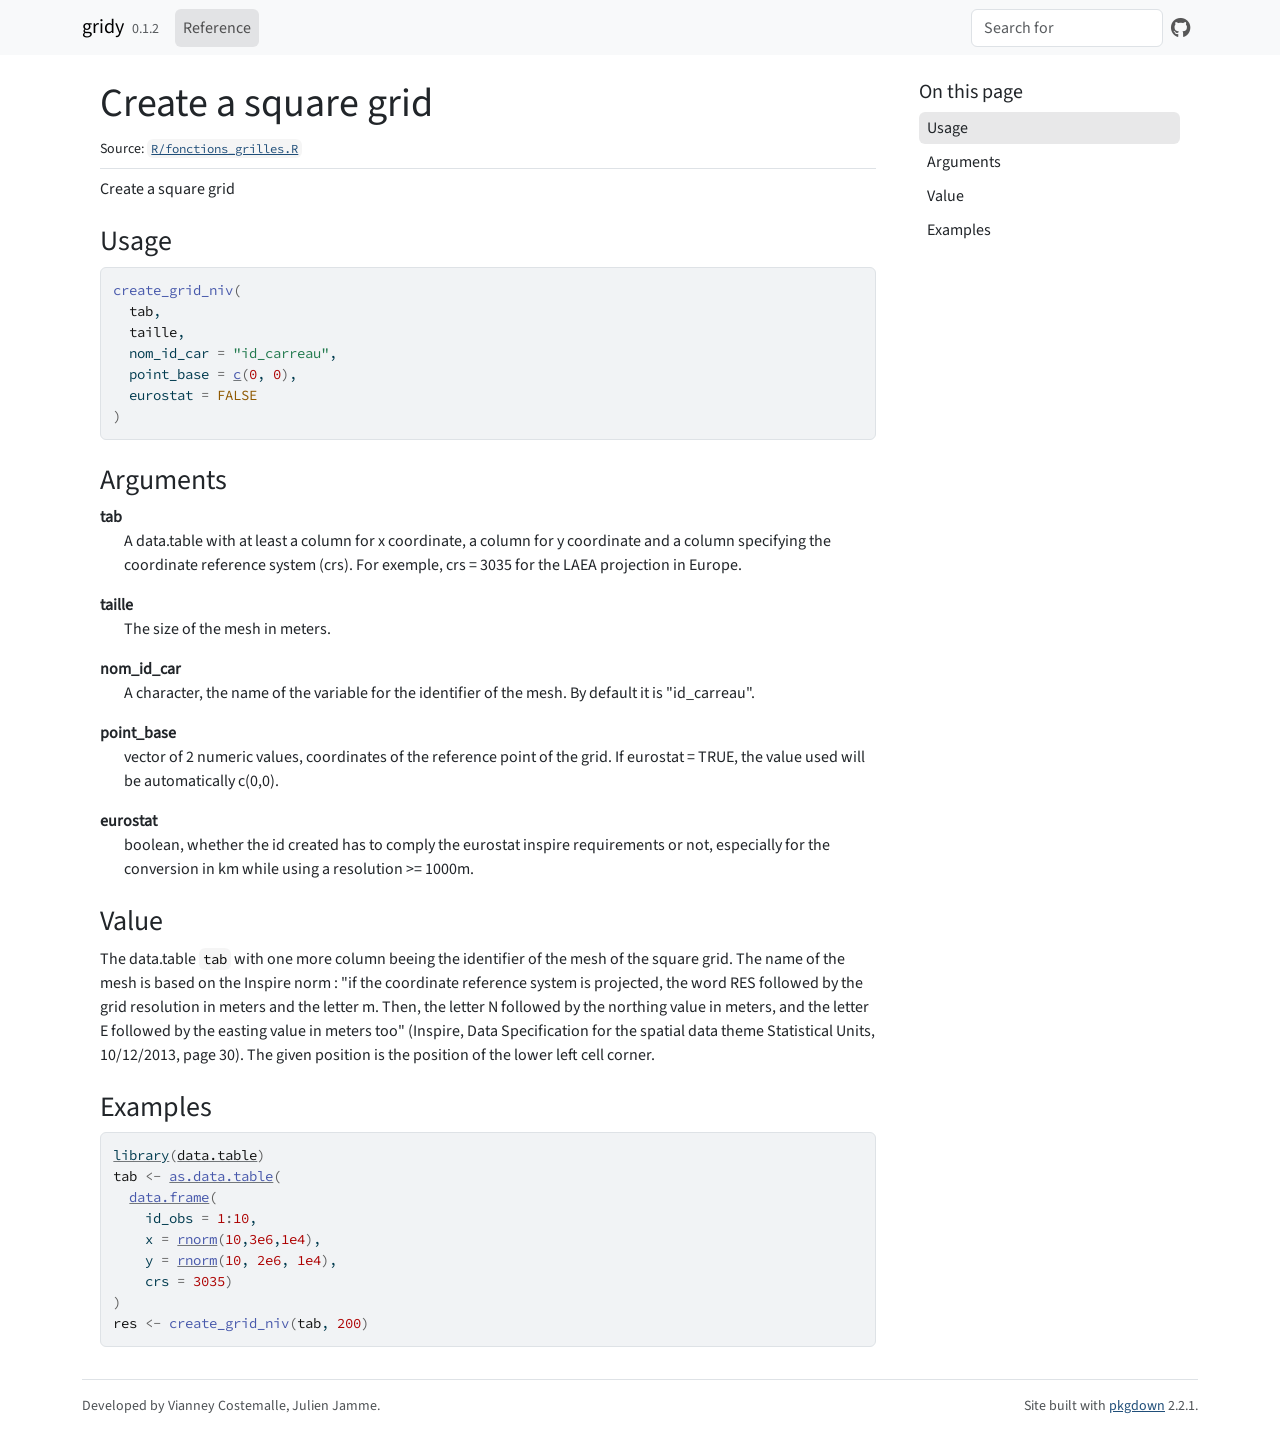
<file: reference/create_grid_niv.html>
<!DOCTYPE html>
<!-- Generated by pkgdown: do not edit by hand --><html lang="en"><head><meta http-equiv="Content-Type" content="text/html; charset=UTF-8"><meta charset="utf-8"><meta http-equiv="X-UA-Compatible" content="IE=edge"><meta name="viewport" content="width=device-width, initial-scale=1, shrink-to-fit=no"><title>Create a square grid — create_grid_niv • gridy</title><script src="../deps/jquery-3.6.0/jquery-3.6.0.min.js"></script><meta name="viewport" content="width=device-width, initial-scale=1, shrink-to-fit=no"><link href="../deps/bootstrap-5.3.8/bootstrap.min.css" rel="stylesheet"><script src="../deps/bootstrap-5.3.8/bootstrap.bundle.min.js"></script><link href="../deps/Source_Sans_3-0.4.10/font.css" rel="stylesheet"><link href="../deps/Source_Code_Pro-0.4.10/font.css" rel="stylesheet"><link href="../deps/font-awesome-6.5.2/css/all.min.css" rel="stylesheet"><link href="../deps/font-awesome-6.5.2/css/v4-shims.min.css" rel="stylesheet"><script src="../deps/headroom-0.11.0/headroom.min.js"></script><script src="../deps/headroom-0.11.0/jQuery.headroom.min.js"></script><script src="../deps/bootstrap-toc-1.0.1/bootstrap-toc.min.js"></script><script src="../deps/clipboard.js-2.0.11/clipboard.min.js"></script><script src="../deps/search-1.0.0/autocomplete.jquery.min.js"></script><script src="../deps/search-1.0.0/fuse.min.js"></script><script src="../deps/search-1.0.0/mark.min.js"></script><!-- pkgdown --><script src="../pkgdown.js"></script><meta property="og:title" content="Create a square grid — create_grid_niv"><meta name="description" content="Create a square grid"><meta property="og:description" content="Create a square grid"></head><body>
    <a href="#main" class="visually-hidden-focusable">Skip to contents</a>


    <nav class="navbar navbar-expand-lg fixed-top bg-light" data-bs-theme="light" aria-label="Site navigation"><div class="container">

    <a class="navbar-brand me-2" href="../index.html">gridy</a>

    <small class="nav-text text-muted me-auto" data-bs-toggle="tooltip" data-bs-placement="bottom" title="">0.1.2</small>


    <button class="navbar-toggler" type="button" data-bs-toggle="collapse" data-bs-target="#navbar" aria-controls="navbar" aria-expanded="false" aria-label="Toggle navigation">
      <span class="navbar-toggler-icon"></span>
    </button>

    <div id="navbar" class="collapse navbar-collapse ms-3">
      <ul class="navbar-nav me-auto"><li class="active nav-item"><a class="nav-link" href="../reference/index.html">Reference</a></li>
      </ul><ul class="navbar-nav"><li class="nav-item"><form class="form-inline" role="search">
 <input class="form-control" type="search" name="search-input" id="search-input" autocomplete="off" aria-label="Search site" placeholder="Search for" data-search-index="../search.json"></form></li>
<li class="nav-item"><a class="external-link nav-link" href="https://github.com/InseeFrLab/gridy/" aria-label="GitHub"><span class="fa fab fa-github fa-lg"></span></a></li>
      </ul></div>


  </div>
</nav><div class="container template-reference-topic">
<div class="row">
  <main id="main" class="col-md-9"><div class="page-header">

      <h1>Create a square grid</h1>
      <small class="dont-index">Source: <a href="https://github.com/InseeFrLab/gridy/blob/master/R/fonctions_grilles.R" class="external-link"><code>R/fonctions_grilles.R</code></a></small>
      <div class="d-none name"><code>create_grid_niv.Rd</code></div>
    </div>

    <div class="ref-description section level2">
    <p>Create a square grid</p>
    </div>

    <div class="section level2">
    <h2 id="ref-usage">Usage<a class="anchor" aria-label="anchor" href="#ref-usage"></a></h2>
    <div class="sourceCode"><pre class="sourceCode r"><code><span><span class="fu">create_grid_niv</span><span class="op">(</span></span>
<span>  <span class="va">tab</span>,</span>
<span>  <span class="va">taille</span>,</span>
<span>  nom_id_car <span class="op">=</span> <span class="st">"id_carreau"</span>,</span>
<span>  point_base <span class="op">=</span> <span class="fu"><a href="https://rdrr.io/r/base/c.html" class="external-link">c</a></span><span class="op">(</span><span class="fl">0</span>, <span class="fl">0</span><span class="op">)</span>,</span>
<span>  eurostat <span class="op">=</span> <span class="cn">FALSE</span></span>
<span><span class="op">)</span></span></code></pre></div>
    </div>

    <div class="section level2">
    <h2 id="arguments">Arguments<a class="anchor" aria-label="anchor" href="#arguments"></a></h2>


<dl><dt id="arg-tab">tab<a class="anchor" aria-label="anchor" href="#arg-tab"></a></dt>
<dd><p>A data.table with at least a column for x coordinate,
a column for y coordinate and a column specifying the coordinate
reference system (crs). For exemple, crs = 3035 for the LAEA projection
in Europe.</p></dd>


<dt id="arg-taille">taille<a class="anchor" aria-label="anchor" href="#arg-taille"></a></dt>
<dd><p>The size of the mesh in meters.</p></dd>


<dt id="arg-nom-id-car">nom_id_car<a class="anchor" aria-label="anchor" href="#arg-nom-id-car"></a></dt>
<dd><p>A character, the name of the variable for the
identifier of the mesh. By default it is "id_carreau".</p></dd>


<dt id="arg-point-base">point_base<a class="anchor" aria-label="anchor" href="#arg-point-base"></a></dt>
<dd><p>vector of 2 numeric values, coordinates of the reference point of
the grid. If eurostat = TRUE, the value used will be automatically c(0,0).</p></dd>


<dt id="arg-eurostat">eurostat<a class="anchor" aria-label="anchor" href="#arg-eurostat"></a></dt>
<dd><p>boolean, whether the id created has to comply the eurostat
inspire requirements or not, especially for the conversion in km while using
a resolution &gt;= 1000m.</p></dd>

</dl></div>
    <div class="section level2">
    <h2 id="value">Value<a class="anchor" aria-label="anchor" href="#value"></a></h2>
    <p>The data.table <code>tab</code> with one more column beeing
the identifier of the mesh of the square grid. The name of the
mesh is based on the Inspire norm :
"if the coordinate reference system is projected, the word RES followed
by the grid resolution in meters and the letter m. Then, the letter N
followed by the northing value in meters, and the letter E followed by
the easting value in meters too" (Inspire, Data Specification for the
spatial data theme Statistical Units, 10/12/2013, page 30). The given
position is the position of the lower left cell corner.</p>
    </div>

    <div class="section level2">
    <h2 id="ref-examples">Examples<a class="anchor" aria-label="anchor" href="#ref-examples"></a></h2>
    <div class="sourceCode"><pre class="sourceCode r"><code><span class="r-in"><span><span class="kw"><a href="https://rdrr.io/r/base/library.html" class="external-link">library</a></span><span class="op">(</span><span class="va"><a href="https://r-datatable.com" class="external-link">data.table</a></span><span class="op">)</span></span></span>
<span class="r-in"><span><span class="va">tab</span> <span class="op">&lt;-</span> <span class="fu"><a href="https://rdrr.io/pkg/data.table/man/as.data.table.html" class="external-link">as.data.table</a></span><span class="op">(</span></span></span>
<span class="r-in"><span>  <span class="fu"><a href="https://rdrr.io/r/base/data.frame.html" class="external-link">data.frame</a></span><span class="op">(</span></span></span>
<span class="r-in"><span>    id_obs <span class="op">=</span> <span class="fl">1</span><span class="op">:</span><span class="fl">10</span>,</span></span>
<span class="r-in"><span>    x <span class="op">=</span> <span class="fu"><a href="https://rdrr.io/r/stats/Normal.html" class="external-link">rnorm</a></span><span class="op">(</span><span class="fl">10</span>,<span class="fl">3e6</span>,<span class="fl">1e4</span><span class="op">)</span>,</span></span>
<span class="r-in"><span>    y <span class="op">=</span> <span class="fu"><a href="https://rdrr.io/r/stats/Normal.html" class="external-link">rnorm</a></span><span class="op">(</span><span class="fl">10</span>, <span class="fl">2e6</span>, <span class="fl">1e4</span><span class="op">)</span>,</span></span>
<span class="r-in"><span>    crs <span class="op">=</span> <span class="fl">3035</span><span class="op">)</span></span></span>
<span class="r-in"><span><span class="op">)</span></span></span>
<span class="r-in"><span><span class="va">res</span> <span class="op">&lt;-</span> <span class="fu">create_grid_niv</span><span class="op">(</span><span class="va">tab</span>, <span class="fl">200</span><span class="op">)</span></span></span>
</code></pre></div>
    </div>
  </main><aside class="col-md-3"><nav id="toc" aria-label="Table of contents"><h2>On this page</h2>
    </nav></aside></div>


    <footer><div class="pkgdown-footer-left">
  <p>Developed by Vianney Costemalle, Julien Jamme.</p>
</div>

<div class="pkgdown-footer-right">
  <p>Site built with <a href="https://pkgdown.r-lib.org/" class="external-link">pkgdown</a> 2.2.1.</p>
</div>

    </footer></div>





  </body></html>
</file>
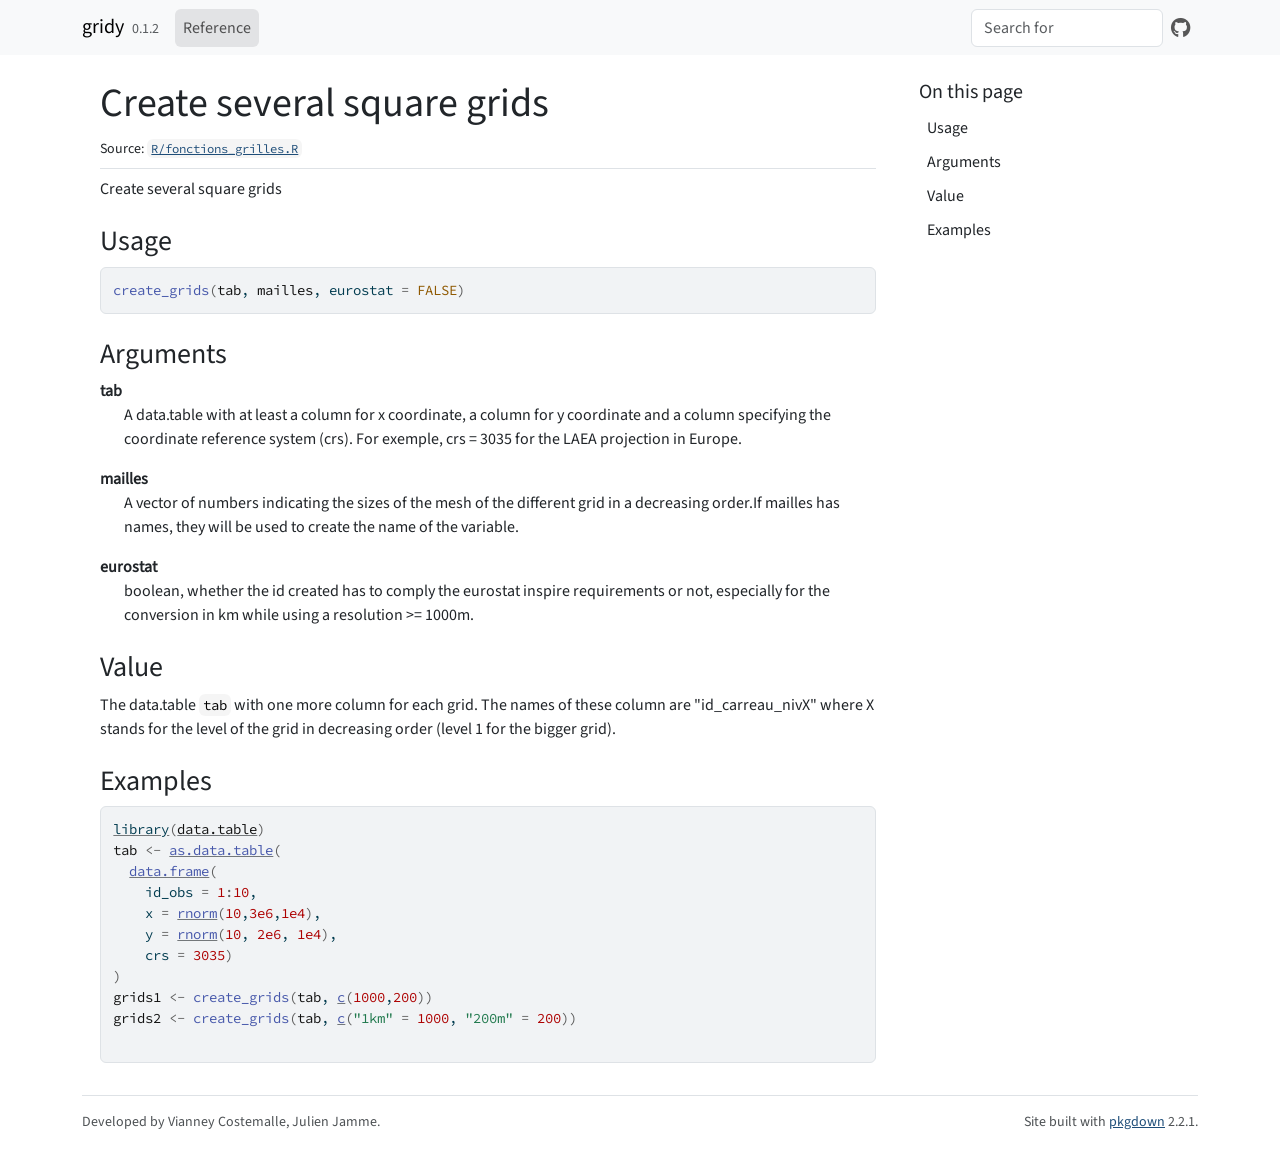
<file: reference/create_grids.html>
<!DOCTYPE html>
<!-- Generated by pkgdown: do not edit by hand --><html lang="en"><head><meta http-equiv="Content-Type" content="text/html; charset=UTF-8"><meta charset="utf-8"><meta http-equiv="X-UA-Compatible" content="IE=edge"><meta name="viewport" content="width=device-width, initial-scale=1, shrink-to-fit=no"><title>Create several square grids — create_grids • gridy</title><script src="../deps/jquery-3.6.0/jquery-3.6.0.min.js"></script><meta name="viewport" content="width=device-width, initial-scale=1, shrink-to-fit=no"><link href="../deps/bootstrap-5.3.8/bootstrap.min.css" rel="stylesheet"><script src="../deps/bootstrap-5.3.8/bootstrap.bundle.min.js"></script><link href="../deps/Source_Sans_3-0.4.10/font.css" rel="stylesheet"><link href="../deps/Source_Code_Pro-0.4.10/font.css" rel="stylesheet"><link href="../deps/font-awesome-6.5.2/css/all.min.css" rel="stylesheet"><link href="../deps/font-awesome-6.5.2/css/v4-shims.min.css" rel="stylesheet"><script src="../deps/headroom-0.11.0/headroom.min.js"></script><script src="../deps/headroom-0.11.0/jQuery.headroom.min.js"></script><script src="../deps/bootstrap-toc-1.0.1/bootstrap-toc.min.js"></script><script src="../deps/clipboard.js-2.0.11/clipboard.min.js"></script><script src="../deps/search-1.0.0/autocomplete.jquery.min.js"></script><script src="../deps/search-1.0.0/fuse.min.js"></script><script src="../deps/search-1.0.0/mark.min.js"></script><!-- pkgdown --><script src="../pkgdown.js"></script><meta property="og:title" content="Create several square grids — create_grids"><meta name="description" content="Create several square grids"><meta property="og:description" content="Create several square grids"></head><body>
    <a href="#main" class="visually-hidden-focusable">Skip to contents</a>


    <nav class="navbar navbar-expand-lg fixed-top bg-light" data-bs-theme="light" aria-label="Site navigation"><div class="container">

    <a class="navbar-brand me-2" href="../index.html">gridy</a>

    <small class="nav-text text-muted me-auto" data-bs-toggle="tooltip" data-bs-placement="bottom" title="">0.1.2</small>


    <button class="navbar-toggler" type="button" data-bs-toggle="collapse" data-bs-target="#navbar" aria-controls="navbar" aria-expanded="false" aria-label="Toggle navigation">
      <span class="navbar-toggler-icon"></span>
    </button>

    <div id="navbar" class="collapse navbar-collapse ms-3">
      <ul class="navbar-nav me-auto"><li class="active nav-item"><a class="nav-link" href="../reference/index.html">Reference</a></li>
      </ul><ul class="navbar-nav"><li class="nav-item"><form class="form-inline" role="search">
 <input class="form-control" type="search" name="search-input" id="search-input" autocomplete="off" aria-label="Search site" placeholder="Search for" data-search-index="../search.json"></form></li>
<li class="nav-item"><a class="external-link nav-link" href="https://github.com/InseeFrLab/gridy/" aria-label="GitHub"><span class="fa fab fa-github fa-lg"></span></a></li>
      </ul></div>


  </div>
</nav><div class="container template-reference-topic">
<div class="row">
  <main id="main" class="col-md-9"><div class="page-header">

      <h1>Create several square grids</h1>
      <small class="dont-index">Source: <a href="https://github.com/InseeFrLab/gridy/blob/master/R/fonctions_grilles.R" class="external-link"><code>R/fonctions_grilles.R</code></a></small>
      <div class="d-none name"><code>create_grids.Rd</code></div>
    </div>

    <div class="ref-description section level2">
    <p>Create several square grids</p>
    </div>

    <div class="section level2">
    <h2 id="ref-usage">Usage<a class="anchor" aria-label="anchor" href="#ref-usage"></a></h2>
    <div class="sourceCode"><pre class="sourceCode r"><code><span><span class="fu">create_grids</span><span class="op">(</span><span class="va">tab</span>, <span class="va">mailles</span>, eurostat <span class="op">=</span> <span class="cn">FALSE</span><span class="op">)</span></span></code></pre></div>
    </div>

    <div class="section level2">
    <h2 id="arguments">Arguments<a class="anchor" aria-label="anchor" href="#arguments"></a></h2>


<dl><dt id="arg-tab">tab<a class="anchor" aria-label="anchor" href="#arg-tab"></a></dt>
<dd><p>A data.table with at least a column for x coordinate,
a column for y coordinate and a column specifying the coordinate
reference system (crs). For exemple, crs = 3035 for the LAEA projection
in Europe.</p></dd>


<dt id="arg-mailles">mailles<a class="anchor" aria-label="anchor" href="#arg-mailles"></a></dt>
<dd><p>A vector of numbers indicating the sizes of the mesh
of the different grid in a decreasing order.If mailles has names, they will
be used to create the name of the variable.</p></dd>


<dt id="arg-eurostat">eurostat<a class="anchor" aria-label="anchor" href="#arg-eurostat"></a></dt>
<dd><p>boolean, whether the id created has to comply the eurostat
inspire requirements or not, especially for the conversion in km while using
a resolution &gt;= 1000m.</p></dd>

</dl></div>
    <div class="section level2">
    <h2 id="value">Value<a class="anchor" aria-label="anchor" href="#value"></a></h2>
    <p>The data.table <code>tab</code> with one more column for each grid.
The names of these column are "id_carreau_nivX" where X stands for
the level of the grid in decreasing order (level 1 for the bigger
grid).</p>
    </div>

    <div class="section level2">
    <h2 id="ref-examples">Examples<a class="anchor" aria-label="anchor" href="#ref-examples"></a></h2>
    <div class="sourceCode"><pre class="sourceCode r"><code><span class="r-in"><span><span class="kw"><a href="https://rdrr.io/r/base/library.html" class="external-link">library</a></span><span class="op">(</span><span class="va"><a href="https://r-datatable.com" class="external-link">data.table</a></span><span class="op">)</span></span></span>
<span class="r-in"><span><span class="va">tab</span> <span class="op">&lt;-</span> <span class="fu"><a href="https://rdrr.io/pkg/data.table/man/as.data.table.html" class="external-link">as.data.table</a></span><span class="op">(</span></span></span>
<span class="r-in"><span>  <span class="fu"><a href="https://rdrr.io/r/base/data.frame.html" class="external-link">data.frame</a></span><span class="op">(</span></span></span>
<span class="r-in"><span>    id_obs <span class="op">=</span> <span class="fl">1</span><span class="op">:</span><span class="fl">10</span>,</span></span>
<span class="r-in"><span>    x <span class="op">=</span> <span class="fu"><a href="https://rdrr.io/r/stats/Normal.html" class="external-link">rnorm</a></span><span class="op">(</span><span class="fl">10</span>,<span class="fl">3e6</span>,<span class="fl">1e4</span><span class="op">)</span>,</span></span>
<span class="r-in"><span>    y <span class="op">=</span> <span class="fu"><a href="https://rdrr.io/r/stats/Normal.html" class="external-link">rnorm</a></span><span class="op">(</span><span class="fl">10</span>, <span class="fl">2e6</span>, <span class="fl">1e4</span><span class="op">)</span>,</span></span>
<span class="r-in"><span>    crs <span class="op">=</span> <span class="fl">3035</span><span class="op">)</span></span></span>
<span class="r-in"><span><span class="op">)</span></span></span>
<span class="r-in"><span><span class="va">grids1</span> <span class="op">&lt;-</span> <span class="fu">create_grids</span><span class="op">(</span><span class="va">tab</span>, <span class="fu"><a href="https://rdrr.io/r/base/c.html" class="external-link">c</a></span><span class="op">(</span><span class="fl">1000</span>,<span class="fl">200</span><span class="op">)</span><span class="op">)</span></span></span>
<span class="r-in"><span><span class="va">grids2</span> <span class="op">&lt;-</span> <span class="fu">create_grids</span><span class="op">(</span><span class="va">tab</span>, <span class="fu"><a href="https://rdrr.io/r/base/c.html" class="external-link">c</a></span><span class="op">(</span><span class="st">"1km"</span> <span class="op">=</span> <span class="fl">1000</span>, <span class="st">"200m"</span> <span class="op">=</span> <span class="fl">200</span><span class="op">)</span><span class="op">)</span></span></span>
<span class="r-in"><span></span></span>
</code></pre></div>
    </div>
  </main><aside class="col-md-3"><nav id="toc" aria-label="Table of contents"><h2>On this page</h2>
    </nav></aside></div>


    <footer><div class="pkgdown-footer-left">
  <p>Developed by Vianney Costemalle, Julien Jamme.</p>
</div>

<div class="pkgdown-footer-right">
  <p>Site built with <a href="https://pkgdown.r-lib.org/" class="external-link">pkgdown</a> 2.2.1.</p>
</div>

    </footer></div>





  </body></html>
</file>
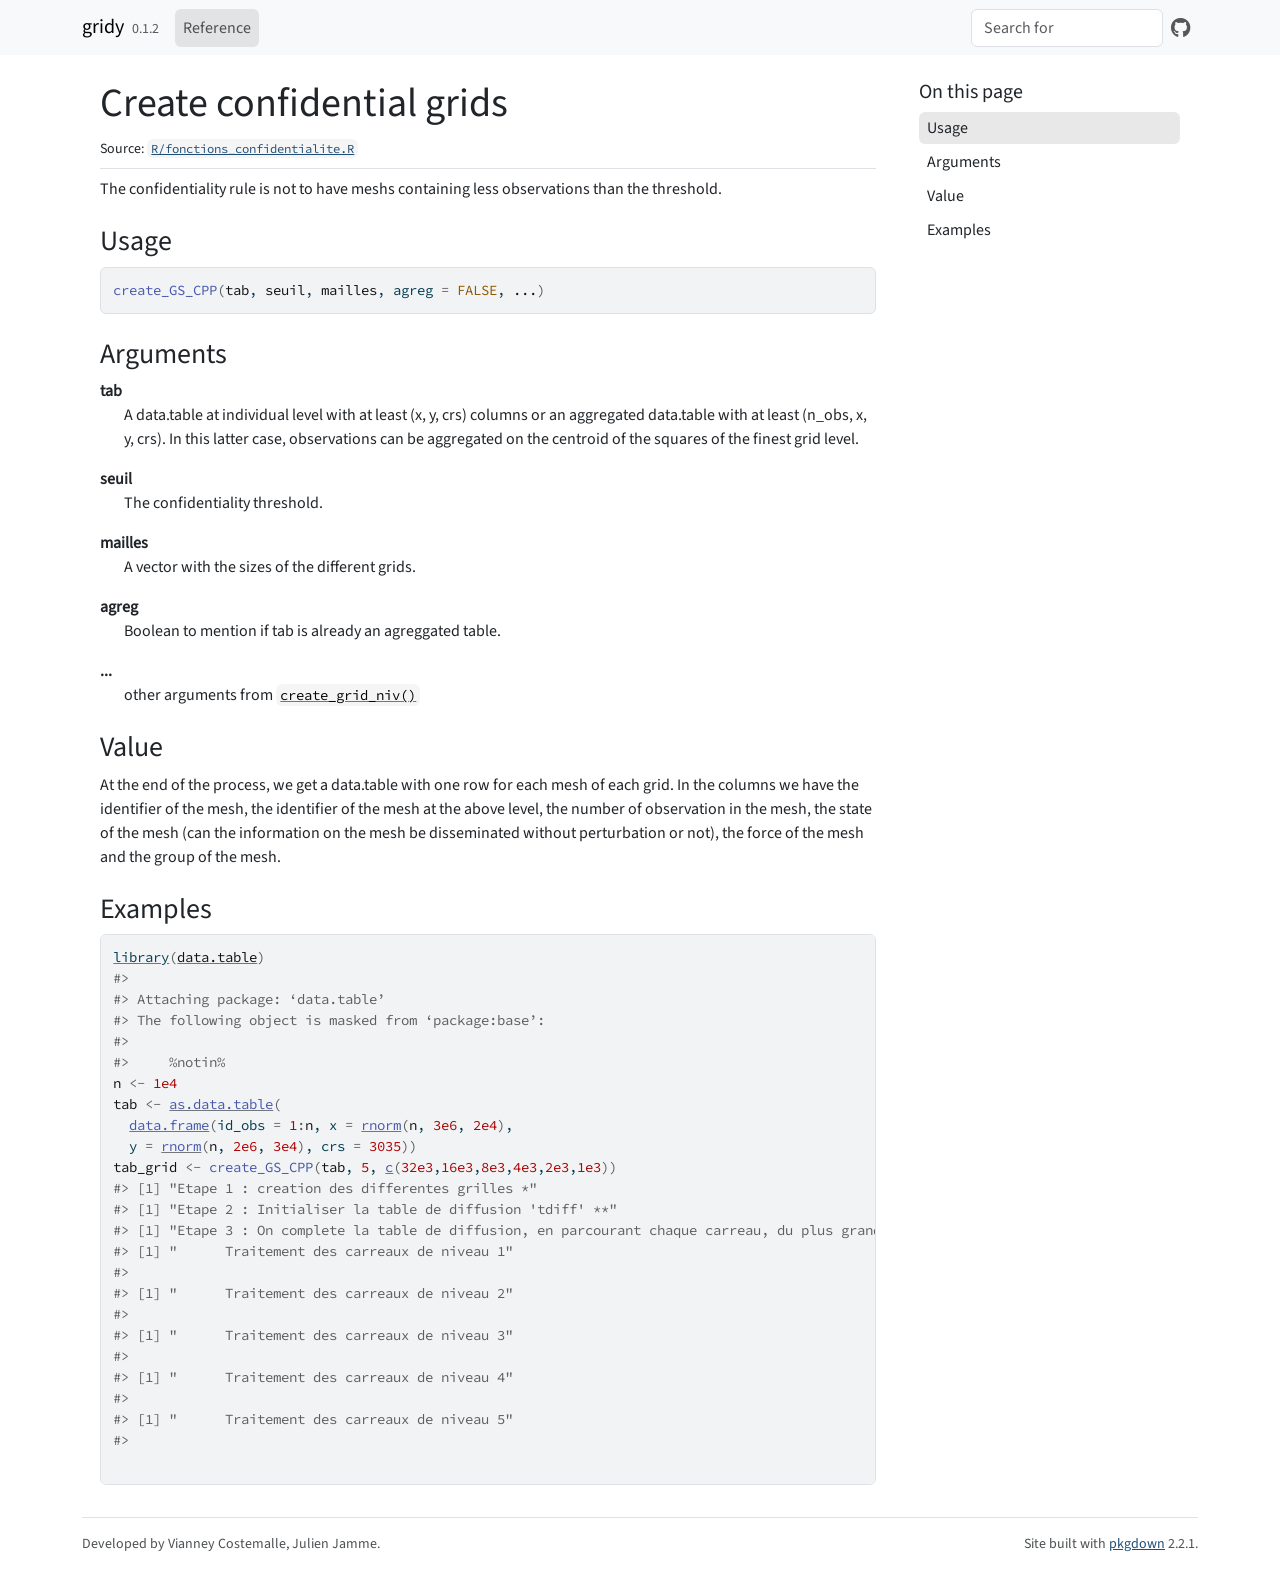
<file: reference/create_GS_CPP.html>
<!DOCTYPE html>
<!-- Generated by pkgdown: do not edit by hand --><html lang="en"><head><meta http-equiv="Content-Type" content="text/html; charset=UTF-8"><meta charset="utf-8"><meta http-equiv="X-UA-Compatible" content="IE=edge"><meta name="viewport" content="width=device-width, initial-scale=1, shrink-to-fit=no"><title>Create confidential grids — create_GS_CPP • gridy</title><script src="../deps/jquery-3.6.0/jquery-3.6.0.min.js"></script><meta name="viewport" content="width=device-width, initial-scale=1, shrink-to-fit=no"><link href="../deps/bootstrap-5.3.8/bootstrap.min.css" rel="stylesheet"><script src="../deps/bootstrap-5.3.8/bootstrap.bundle.min.js"></script><link href="../deps/Source_Sans_3-0.4.10/font.css" rel="stylesheet"><link href="../deps/Source_Code_Pro-0.4.10/font.css" rel="stylesheet"><link href="../deps/font-awesome-6.5.2/css/all.min.css" rel="stylesheet"><link href="../deps/font-awesome-6.5.2/css/v4-shims.min.css" rel="stylesheet"><script src="../deps/headroom-0.11.0/headroom.min.js"></script><script src="../deps/headroom-0.11.0/jQuery.headroom.min.js"></script><script src="../deps/bootstrap-toc-1.0.1/bootstrap-toc.min.js"></script><script src="../deps/clipboard.js-2.0.11/clipboard.min.js"></script><script src="../deps/search-1.0.0/autocomplete.jquery.min.js"></script><script src="../deps/search-1.0.0/fuse.min.js"></script><script src="../deps/search-1.0.0/mark.min.js"></script><!-- pkgdown --><script src="../pkgdown.js"></script><meta property="og:title" content="Create confidential grids — create_GS_CPP"><meta name="description" content="The confidentiality rule is not to have
meshs containing less observations than
the threshold."><meta property="og:description" content="The confidentiality rule is not to have
meshs containing less observations than
the threshold."></head><body>
    <a href="#main" class="visually-hidden-focusable">Skip to contents</a>


    <nav class="navbar navbar-expand-lg fixed-top bg-light" data-bs-theme="light" aria-label="Site navigation"><div class="container">

    <a class="navbar-brand me-2" href="../index.html">gridy</a>

    <small class="nav-text text-muted me-auto" data-bs-toggle="tooltip" data-bs-placement="bottom" title="">0.1.2</small>


    <button class="navbar-toggler" type="button" data-bs-toggle="collapse" data-bs-target="#navbar" aria-controls="navbar" aria-expanded="false" aria-label="Toggle navigation">
      <span class="navbar-toggler-icon"></span>
    </button>

    <div id="navbar" class="collapse navbar-collapse ms-3">
      <ul class="navbar-nav me-auto"><li class="active nav-item"><a class="nav-link" href="../reference/index.html">Reference</a></li>
      </ul><ul class="navbar-nav"><li class="nav-item"><form class="form-inline" role="search">
 <input class="form-control" type="search" name="search-input" id="search-input" autocomplete="off" aria-label="Search site" placeholder="Search for" data-search-index="../search.json"></form></li>
<li class="nav-item"><a class="external-link nav-link" href="https://github.com/InseeFrLab/gridy/" aria-label="GitHub"><span class="fa fab fa-github fa-lg"></span></a></li>
      </ul></div>


  </div>
</nav><div class="container template-reference-topic">
<div class="row">
  <main id="main" class="col-md-9"><div class="page-header">

      <h1>Create confidential grids</h1>
      <small class="dont-index">Source: <a href="https://github.com/InseeFrLab/gridy/blob/master/R/fonctions_confidentialite.R" class="external-link"><code>R/fonctions_confidentialite.R</code></a></small>
      <div class="d-none name"><code>create_GS_CPP.Rd</code></div>
    </div>

    <div class="ref-description section level2">
    <p>The confidentiality rule is not to have
meshs containing less observations than
the threshold.</p>
    </div>

    <div class="section level2">
    <h2 id="ref-usage">Usage<a class="anchor" aria-label="anchor" href="#ref-usage"></a></h2>
    <div class="sourceCode"><pre class="sourceCode r"><code><span><span class="fu">create_GS_CPP</span><span class="op">(</span><span class="va">tab</span>, <span class="va">seuil</span>, <span class="va">mailles</span>, agreg <span class="op">=</span> <span class="cn">FALSE</span>, <span class="va">...</span><span class="op">)</span></span></code></pre></div>
    </div>

    <div class="section level2">
    <h2 id="arguments">Arguments<a class="anchor" aria-label="anchor" href="#arguments"></a></h2>


<dl><dt id="arg-tab">tab<a class="anchor" aria-label="anchor" href="#arg-tab"></a></dt>
<dd><p>A data.table at individual level with at least (x, y, crs)
columns or an aggregated data.table with at least (n_obs, x, y, crs).
In this latter case, observations can be aggregated on the centroid
of the squares of the finest grid level.</p></dd>


<dt id="arg-seuil">seuil<a class="anchor" aria-label="anchor" href="#arg-seuil"></a></dt>
<dd><p>The confidentiality threshold.</p></dd>


<dt id="arg-mailles">mailles<a class="anchor" aria-label="anchor" href="#arg-mailles"></a></dt>
<dd><p>A vector with the sizes of the different
grids.</p></dd>


<dt id="arg-agreg">agreg<a class="anchor" aria-label="anchor" href="#arg-agreg"></a></dt>
<dd><p>Boolean to mention if tab is already an agreggated table.</p></dd>


<dt id="arg--">...<a class="anchor" aria-label="anchor" href="#arg--"></a></dt>
<dd><p>other arguments from <code><a href="create_grid_niv.html">create_grid_niv()</a></code></p></dd>

</dl></div>
    <div class="section level2">
    <h2 id="value">Value<a class="anchor" aria-label="anchor" href="#value"></a></h2>
    <p>At the end of the process, we get a data.table
with one row for each mesh of each grid. In the columns
we have the identifier of the mesh, the identifier of
the mesh at the above level, the number of observation
in the mesh, the state of the mesh (can the information
on the mesh be disseminated without perturbation or not),
the force of the mesh and the group of the mesh.</p>
    </div>

    <div class="section level2">
    <h2 id="ref-examples">Examples<a class="anchor" aria-label="anchor" href="#ref-examples"></a></h2>
    <div class="sourceCode"><pre class="sourceCode r"><code><span class="r-in"><span><span class="kw"><a href="https://rdrr.io/r/base/library.html" class="external-link">library</a></span><span class="op">(</span><span class="va"><a href="https://r-datatable.com" class="external-link">data.table</a></span><span class="op">)</span></span></span>
<span class="r-msg co"><span class="r-pr">#&gt;</span> </span>
<span class="r-msg co"><span class="r-pr">#&gt;</span> Attaching package: ‘data.table’</span>
<span class="r-msg co"><span class="r-pr">#&gt;</span> The following object is masked from ‘package:base’:</span>
<span class="r-msg co"><span class="r-pr">#&gt;</span> </span>
<span class="r-msg co"><span class="r-pr">#&gt;</span>     %notin%</span>
<span class="r-in"><span><span class="va">n</span> <span class="op">&lt;-</span> <span class="fl">1e4</span></span></span>
<span class="r-in"><span><span class="va">tab</span> <span class="op">&lt;-</span> <span class="fu"><a href="https://rdrr.io/pkg/data.table/man/as.data.table.html" class="external-link">as.data.table</a></span><span class="op">(</span></span></span>
<span class="r-in"><span>  <span class="fu"><a href="https://rdrr.io/r/base/data.frame.html" class="external-link">data.frame</a></span><span class="op">(</span>id_obs <span class="op">=</span> <span class="fl">1</span><span class="op">:</span><span class="va">n</span>, x <span class="op">=</span> <span class="fu"><a href="https://rdrr.io/r/stats/Normal.html" class="external-link">rnorm</a></span><span class="op">(</span><span class="va">n</span>, <span class="fl">3e6</span>, <span class="fl">2e4</span><span class="op">)</span>,</span></span>
<span class="r-in"><span>  y <span class="op">=</span> <span class="fu"><a href="https://rdrr.io/r/stats/Normal.html" class="external-link">rnorm</a></span><span class="op">(</span><span class="va">n</span>, <span class="fl">2e6</span>, <span class="fl">3e4</span><span class="op">)</span>, crs <span class="op">=</span> <span class="fl">3035</span><span class="op">)</span><span class="op">)</span></span></span>
<span class="r-in"><span><span class="va">tab_grid</span> <span class="op">&lt;-</span> <span class="fu">create_GS_CPP</span><span class="op">(</span><span class="va">tab</span>, <span class="fl">5</span>, <span class="fu"><a href="https://rdrr.io/r/base/c.html" class="external-link">c</a></span><span class="op">(</span><span class="fl">32e3</span>,<span class="fl">16e3</span>,<span class="fl">8e3</span>,<span class="fl">4e3</span>,<span class="fl">2e3</span>,<span class="fl">1e3</span><span class="op">)</span><span class="op">)</span></span></span>
<span class="r-out co"><span class="r-pr">#&gt;</span> [1] "Etape 1 : creation des differentes grilles *"</span>
<span class="r-out co"><span class="r-pr">#&gt;</span> [1] "Etape 2 : Initialiser la table de diffusion 'tdiff' **"</span>
<span class="r-out co"><span class="r-pr">#&gt;</span> [1] "Etape 3 : On complete la table de diffusion, en parcourant chaque carreau, du plus grand au plus petit ***"</span>
<span class="r-out co"><span class="r-pr">#&gt;</span> [1] "      Traitement des carreaux de niveau 1"</span>
<span class="r-out co"><span class="r-pr">#&gt;</span> </span>
<span class="r-out co"><span class="r-pr">#&gt;</span> [1] "      Traitement des carreaux de niveau 2"</span>
<span class="r-out co"><span class="r-pr">#&gt;</span> </span>
<span class="r-out co"><span class="r-pr">#&gt;</span> [1] "      Traitement des carreaux de niveau 3"</span>
<span class="r-out co"><span class="r-pr">#&gt;</span> </span>
<span class="r-out co"><span class="r-pr">#&gt;</span> [1] "      Traitement des carreaux de niveau 4"</span>
<span class="r-out co"><span class="r-pr">#&gt;</span> </span>
<span class="r-out co"><span class="r-pr">#&gt;</span> [1] "      Traitement des carreaux de niveau 5"</span>
<span class="r-out co"><span class="r-pr">#&gt;</span> </span>
<span class="r-in"><span></span></span>
</code></pre></div>
    </div>
  </main><aside class="col-md-3"><nav id="toc" aria-label="Table of contents"><h2>On this page</h2>
    </nav></aside></div>


    <footer><div class="pkgdown-footer-left">
  <p>Developed by Vianney Costemalle, Julien Jamme.</p>
</div>

<div class="pkgdown-footer-right">
  <p>Site built with <a href="https://pkgdown.r-lib.org/" class="external-link">pkgdown</a> 2.2.1.</p>
</div>

    </footer></div>





  </body></html>
</file>
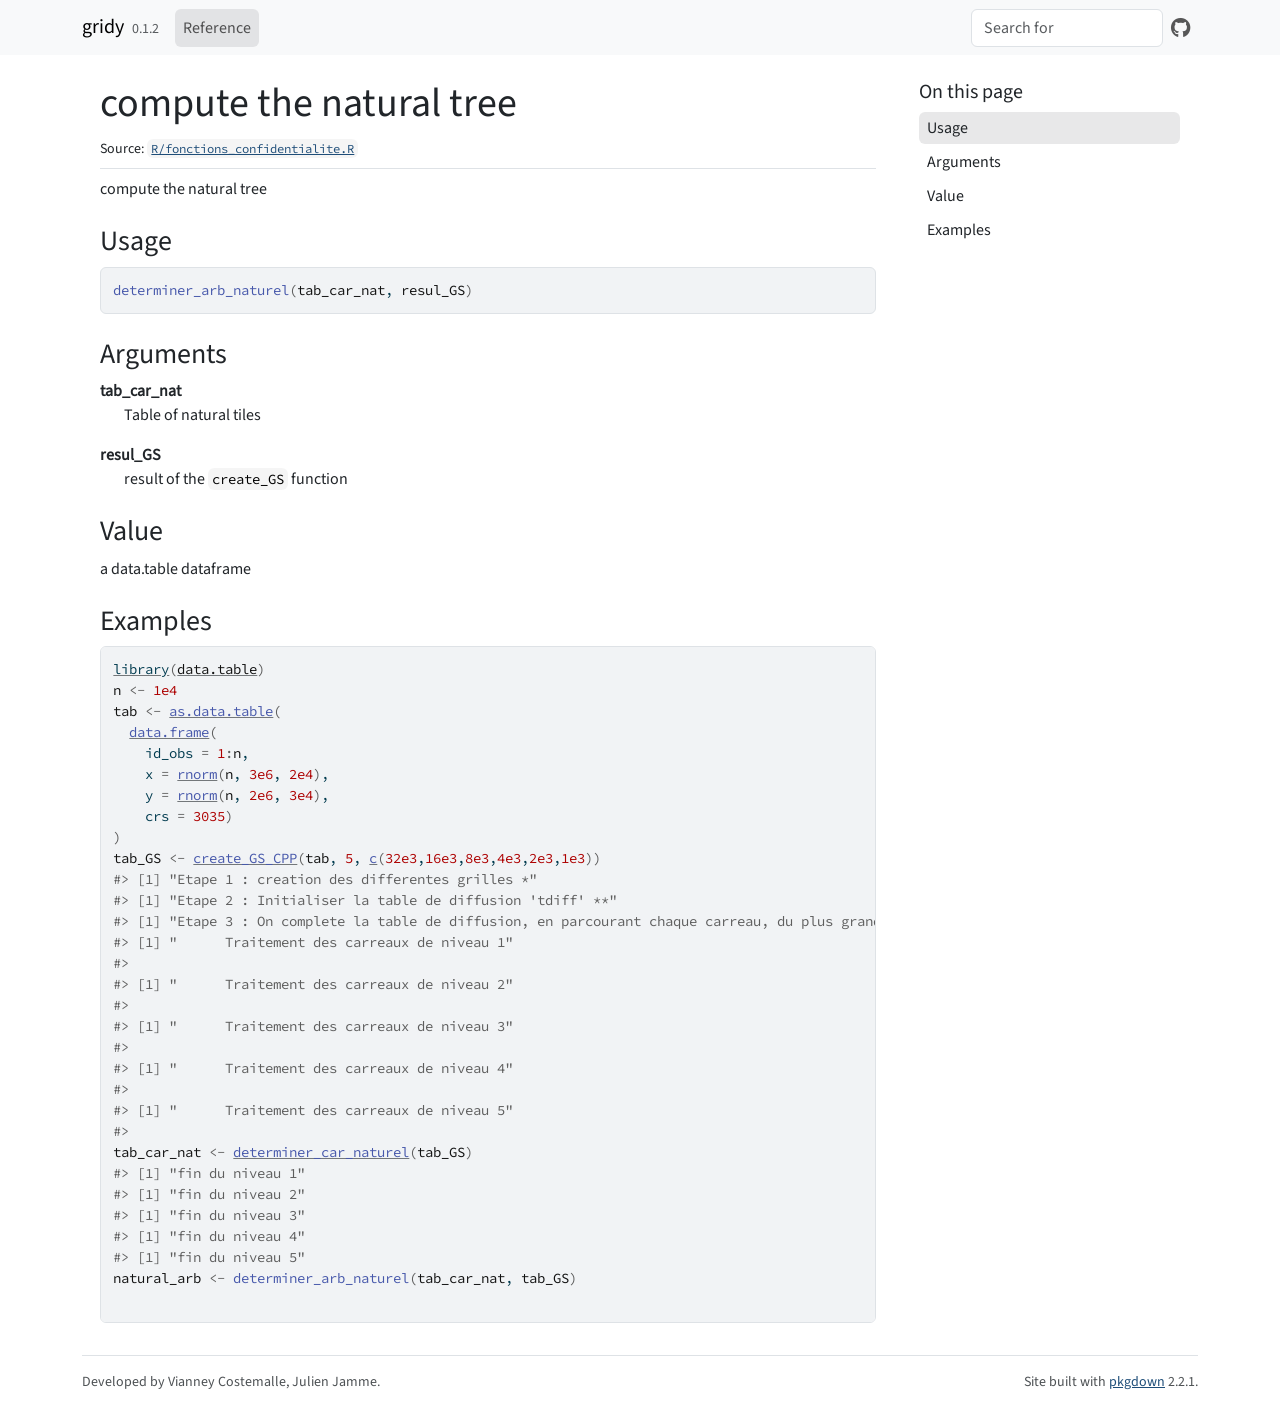
<file: reference/determiner_arb_naturel.html>
<!DOCTYPE html>
<!-- Generated by pkgdown: do not edit by hand --><html lang="en"><head><meta http-equiv="Content-Type" content="text/html; charset=UTF-8"><meta charset="utf-8"><meta http-equiv="X-UA-Compatible" content="IE=edge"><meta name="viewport" content="width=device-width, initial-scale=1, shrink-to-fit=no"><title>compute the natural tree — determiner_arb_naturel • gridy</title><script src="../deps/jquery-3.6.0/jquery-3.6.0.min.js"></script><meta name="viewport" content="width=device-width, initial-scale=1, shrink-to-fit=no"><link href="../deps/bootstrap-5.3.8/bootstrap.min.css" rel="stylesheet"><script src="../deps/bootstrap-5.3.8/bootstrap.bundle.min.js"></script><link href="../deps/Source_Sans_3-0.4.10/font.css" rel="stylesheet"><link href="../deps/Source_Code_Pro-0.4.10/font.css" rel="stylesheet"><link href="../deps/font-awesome-6.5.2/css/all.min.css" rel="stylesheet"><link href="../deps/font-awesome-6.5.2/css/v4-shims.min.css" rel="stylesheet"><script src="../deps/headroom-0.11.0/headroom.min.js"></script><script src="../deps/headroom-0.11.0/jQuery.headroom.min.js"></script><script src="../deps/bootstrap-toc-1.0.1/bootstrap-toc.min.js"></script><script src="../deps/clipboard.js-2.0.11/clipboard.min.js"></script><script src="../deps/search-1.0.0/autocomplete.jquery.min.js"></script><script src="../deps/search-1.0.0/fuse.min.js"></script><script src="../deps/search-1.0.0/mark.min.js"></script><!-- pkgdown --><script src="../pkgdown.js"></script><meta property="og:title" content="compute the natural tree — determiner_arb_naturel"><meta name="description" content="compute the natural tree"><meta property="og:description" content="compute the natural tree"></head><body>
    <a href="#main" class="visually-hidden-focusable">Skip to contents</a>


    <nav class="navbar navbar-expand-lg fixed-top bg-light" data-bs-theme="light" aria-label="Site navigation"><div class="container">

    <a class="navbar-brand me-2" href="../index.html">gridy</a>

    <small class="nav-text text-muted me-auto" data-bs-toggle="tooltip" data-bs-placement="bottom" title="">0.1.2</small>


    <button class="navbar-toggler" type="button" data-bs-toggle="collapse" data-bs-target="#navbar" aria-controls="navbar" aria-expanded="false" aria-label="Toggle navigation">
      <span class="navbar-toggler-icon"></span>
    </button>

    <div id="navbar" class="collapse navbar-collapse ms-3">
      <ul class="navbar-nav me-auto"><li class="active nav-item"><a class="nav-link" href="../reference/index.html">Reference</a></li>
      </ul><ul class="navbar-nav"><li class="nav-item"><form class="form-inline" role="search">
 <input class="form-control" type="search" name="search-input" id="search-input" autocomplete="off" aria-label="Search site" placeholder="Search for" data-search-index="../search.json"></form></li>
<li class="nav-item"><a class="external-link nav-link" href="https://github.com/InseeFrLab/gridy/" aria-label="GitHub"><span class="fa fab fa-github fa-lg"></span></a></li>
      </ul></div>


  </div>
</nav><div class="container template-reference-topic">
<div class="row">
  <main id="main" class="col-md-9"><div class="page-header">

      <h1>compute the natural tree</h1>
      <small class="dont-index">Source: <a href="https://github.com/InseeFrLab/gridy/blob/master/R/fonctions_confidentialite.R" class="external-link"><code>R/fonctions_confidentialite.R</code></a></small>
      <div class="d-none name"><code>determiner_arb_naturel.Rd</code></div>
    </div>

    <div class="ref-description section level2">
    <p>compute the natural tree</p>
    </div>

    <div class="section level2">
    <h2 id="ref-usage">Usage<a class="anchor" aria-label="anchor" href="#ref-usage"></a></h2>
    <div class="sourceCode"><pre class="sourceCode r"><code><span><span class="fu">determiner_arb_naturel</span><span class="op">(</span><span class="va">tab_car_nat</span>, <span class="va">resul_GS</span><span class="op">)</span></span></code></pre></div>
    </div>

    <div class="section level2">
    <h2 id="arguments">Arguments<a class="anchor" aria-label="anchor" href="#arguments"></a></h2>


<dl><dt id="arg-tab-car-nat">tab_car_nat<a class="anchor" aria-label="anchor" href="#arg-tab-car-nat"></a></dt>
<dd><p>Table of natural tiles</p></dd>


<dt id="arg-resul-gs">resul_GS<a class="anchor" aria-label="anchor" href="#arg-resul-gs"></a></dt>
<dd><p>result of the <code>create_GS</code> function</p></dd>

</dl></div>
    <div class="section level2">
    <h2 id="value">Value<a class="anchor" aria-label="anchor" href="#value"></a></h2>
    <p>a data.table dataframe</p>
    </div>

    <div class="section level2">
    <h2 id="ref-examples">Examples<a class="anchor" aria-label="anchor" href="#ref-examples"></a></h2>
    <div class="sourceCode"><pre class="sourceCode r"><code><span class="r-in"><span><span class="kw"><a href="https://rdrr.io/r/base/library.html" class="external-link">library</a></span><span class="op">(</span><span class="va"><a href="https://r-datatable.com" class="external-link">data.table</a></span><span class="op">)</span></span></span>
<span class="r-in"><span><span class="va">n</span> <span class="op">&lt;-</span> <span class="fl">1e4</span></span></span>
<span class="r-in"><span><span class="va">tab</span> <span class="op">&lt;-</span> <span class="fu"><a href="https://rdrr.io/pkg/data.table/man/as.data.table.html" class="external-link">as.data.table</a></span><span class="op">(</span></span></span>
<span class="r-in"><span>  <span class="fu"><a href="https://rdrr.io/r/base/data.frame.html" class="external-link">data.frame</a></span><span class="op">(</span></span></span>
<span class="r-in"><span>    id_obs <span class="op">=</span> <span class="fl">1</span><span class="op">:</span><span class="va">n</span>,</span></span>
<span class="r-in"><span>    x <span class="op">=</span> <span class="fu"><a href="https://rdrr.io/r/stats/Normal.html" class="external-link">rnorm</a></span><span class="op">(</span><span class="va">n</span>, <span class="fl">3e6</span>, <span class="fl">2e4</span><span class="op">)</span>,</span></span>
<span class="r-in"><span>    y <span class="op">=</span> <span class="fu"><a href="https://rdrr.io/r/stats/Normal.html" class="external-link">rnorm</a></span><span class="op">(</span><span class="va">n</span>, <span class="fl">2e6</span>, <span class="fl">3e4</span><span class="op">)</span>,</span></span>
<span class="r-in"><span>    crs <span class="op">=</span> <span class="fl">3035</span><span class="op">)</span></span></span>
<span class="r-in"><span><span class="op">)</span></span></span>
<span class="r-in"><span><span class="va">tab_GS</span> <span class="op">&lt;-</span> <span class="fu"><a href="create_GS_CPP.html">create_GS_CPP</a></span><span class="op">(</span><span class="va">tab</span>, <span class="fl">5</span>, <span class="fu"><a href="https://rdrr.io/r/base/c.html" class="external-link">c</a></span><span class="op">(</span><span class="fl">32e3</span>,<span class="fl">16e3</span>,<span class="fl">8e3</span>,<span class="fl">4e3</span>,<span class="fl">2e3</span>,<span class="fl">1e3</span><span class="op">)</span><span class="op">)</span></span></span>
<span class="r-out co"><span class="r-pr">#&gt;</span> [1] "Etape 1 : creation des differentes grilles *"</span>
<span class="r-out co"><span class="r-pr">#&gt;</span> [1] "Etape 2 : Initialiser la table de diffusion 'tdiff' **"</span>
<span class="r-out co"><span class="r-pr">#&gt;</span> [1] "Etape 3 : On complete la table de diffusion, en parcourant chaque carreau, du plus grand au plus petit ***"</span>
<span class="r-out co"><span class="r-pr">#&gt;</span> [1] "      Traitement des carreaux de niveau 1"</span>
<span class="r-out co"><span class="r-pr">#&gt;</span> </span>
<span class="r-out co"><span class="r-pr">#&gt;</span> [1] "      Traitement des carreaux de niveau 2"</span>
<span class="r-out co"><span class="r-pr">#&gt;</span> </span>
<span class="r-out co"><span class="r-pr">#&gt;</span> [1] "      Traitement des carreaux de niveau 3"</span>
<span class="r-out co"><span class="r-pr">#&gt;</span> </span>
<span class="r-out co"><span class="r-pr">#&gt;</span> [1] "      Traitement des carreaux de niveau 4"</span>
<span class="r-out co"><span class="r-pr">#&gt;</span> </span>
<span class="r-out co"><span class="r-pr">#&gt;</span> [1] "      Traitement des carreaux de niveau 5"</span>
<span class="r-out co"><span class="r-pr">#&gt;</span> </span>
<span class="r-in"><span><span class="va">tab_car_nat</span> <span class="op">&lt;-</span> <span class="fu"><a href="determiner_car_naturel.html">determiner_car_naturel</a></span><span class="op">(</span><span class="va">tab_GS</span><span class="op">)</span></span></span>
<span class="r-out co"><span class="r-pr">#&gt;</span> [1] "fin du niveau 1"</span>
<span class="r-out co"><span class="r-pr">#&gt;</span> [1] "fin du niveau 2"</span>
<span class="r-out co"><span class="r-pr">#&gt;</span> [1] "fin du niveau 3"</span>
<span class="r-out co"><span class="r-pr">#&gt;</span> [1] "fin du niveau 4"</span>
<span class="r-out co"><span class="r-pr">#&gt;</span> [1] "fin du niveau 5"</span>
<span class="r-in"><span><span class="va">natural_arb</span> <span class="op">&lt;-</span> <span class="fu">determiner_arb_naturel</span><span class="op">(</span><span class="va">tab_car_nat</span>, <span class="va">tab_GS</span><span class="op">)</span></span></span>
<span class="r-in"><span></span></span>
</code></pre></div>
    </div>
  </main><aside class="col-md-3"><nav id="toc" aria-label="Table of contents"><h2>On this page</h2>
    </nav></aside></div>


    <footer><div class="pkgdown-footer-left">
  <p>Developed by Vianney Costemalle, Julien Jamme.</p>
</div>

<div class="pkgdown-footer-right">
  <p>Site built with <a href="https://pkgdown.r-lib.org/" class="external-link">pkgdown</a> 2.2.1.</p>
</div>

    </footer></div>





  </body></html>
</file>
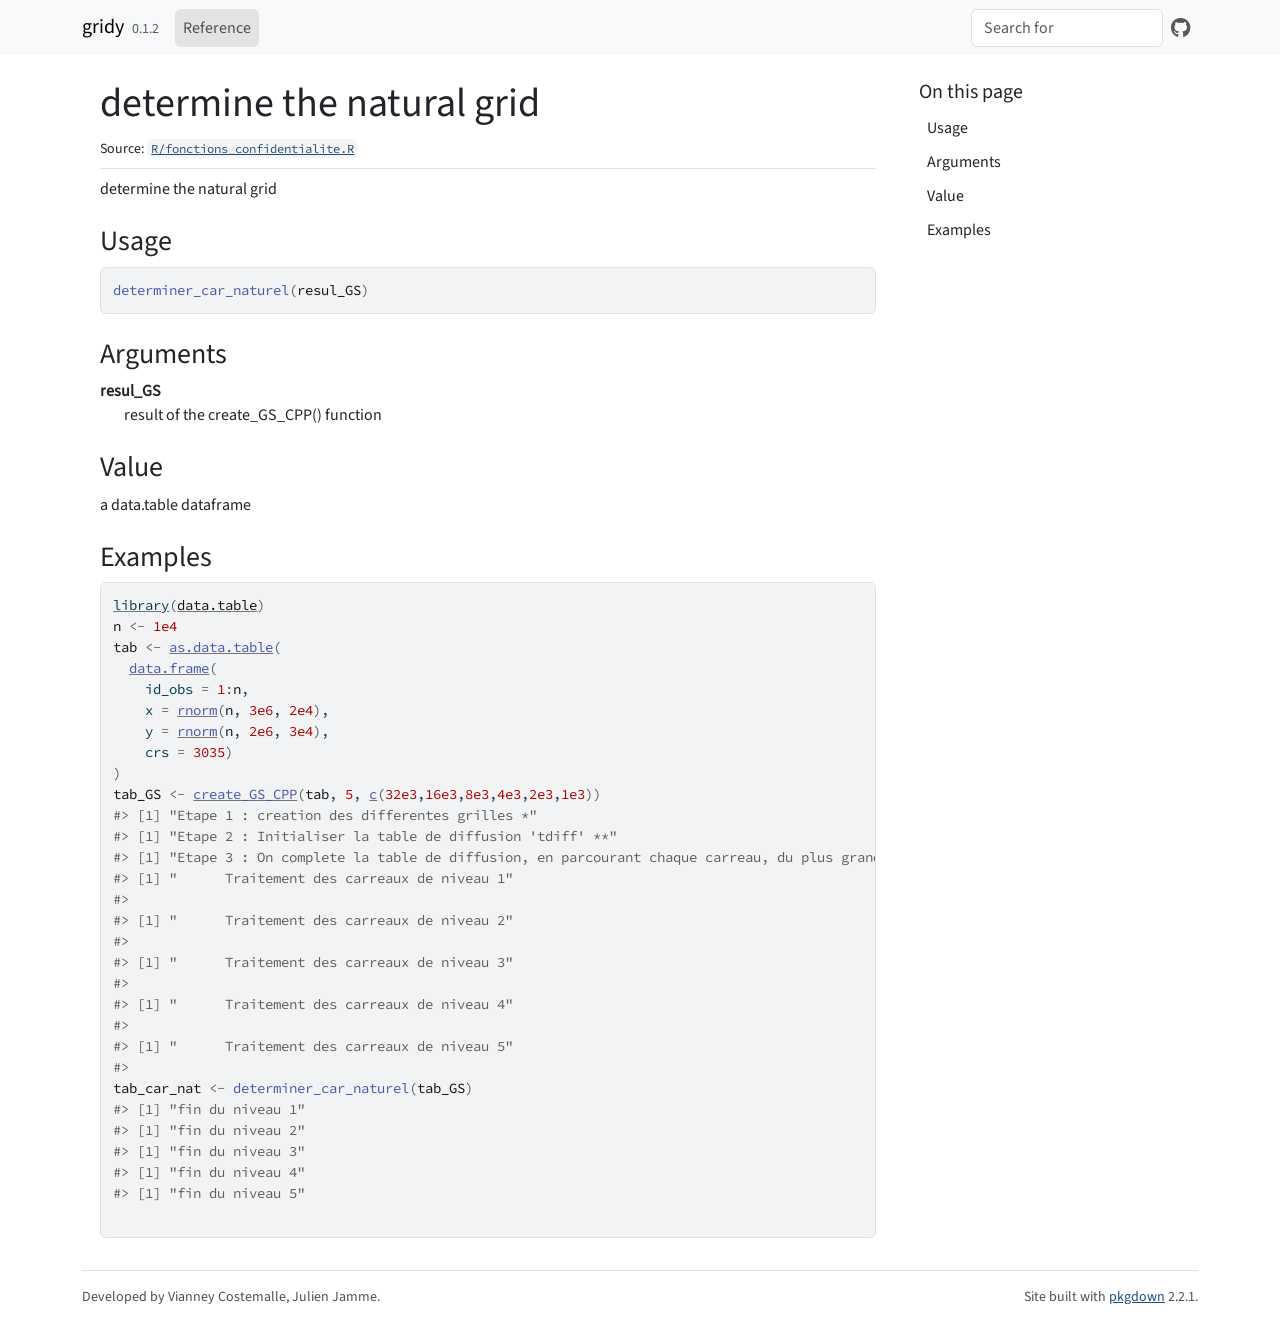
<file: reference/determiner_car_naturel.html>
<!DOCTYPE html>
<!-- Generated by pkgdown: do not edit by hand --><html lang="en"><head><meta http-equiv="Content-Type" content="text/html; charset=UTF-8"><meta charset="utf-8"><meta http-equiv="X-UA-Compatible" content="IE=edge"><meta name="viewport" content="width=device-width, initial-scale=1, shrink-to-fit=no"><title>determine the natural grid — determiner_car_naturel • gridy</title><script src="../deps/jquery-3.6.0/jquery-3.6.0.min.js"></script><meta name="viewport" content="width=device-width, initial-scale=1, shrink-to-fit=no"><link href="../deps/bootstrap-5.3.8/bootstrap.min.css" rel="stylesheet"><script src="../deps/bootstrap-5.3.8/bootstrap.bundle.min.js"></script><link href="../deps/Source_Sans_3-0.4.10/font.css" rel="stylesheet"><link href="../deps/Source_Code_Pro-0.4.10/font.css" rel="stylesheet"><link href="../deps/font-awesome-6.5.2/css/all.min.css" rel="stylesheet"><link href="../deps/font-awesome-6.5.2/css/v4-shims.min.css" rel="stylesheet"><script src="../deps/headroom-0.11.0/headroom.min.js"></script><script src="../deps/headroom-0.11.0/jQuery.headroom.min.js"></script><script src="../deps/bootstrap-toc-1.0.1/bootstrap-toc.min.js"></script><script src="../deps/clipboard.js-2.0.11/clipboard.min.js"></script><script src="../deps/search-1.0.0/autocomplete.jquery.min.js"></script><script src="../deps/search-1.0.0/fuse.min.js"></script><script src="../deps/search-1.0.0/mark.min.js"></script><!-- pkgdown --><script src="../pkgdown.js"></script><meta property="og:title" content="determine the natural grid — determiner_car_naturel"><meta name="description" content="determine the natural grid"><meta property="og:description" content="determine the natural grid"></head><body>
    <a href="#main" class="visually-hidden-focusable">Skip to contents</a>


    <nav class="navbar navbar-expand-lg fixed-top bg-light" data-bs-theme="light" aria-label="Site navigation"><div class="container">

    <a class="navbar-brand me-2" href="../index.html">gridy</a>

    <small class="nav-text text-muted me-auto" data-bs-toggle="tooltip" data-bs-placement="bottom" title="">0.1.2</small>


    <button class="navbar-toggler" type="button" data-bs-toggle="collapse" data-bs-target="#navbar" aria-controls="navbar" aria-expanded="false" aria-label="Toggle navigation">
      <span class="navbar-toggler-icon"></span>
    </button>

    <div id="navbar" class="collapse navbar-collapse ms-3">
      <ul class="navbar-nav me-auto"><li class="active nav-item"><a class="nav-link" href="../reference/index.html">Reference</a></li>
      </ul><ul class="navbar-nav"><li class="nav-item"><form class="form-inline" role="search">
 <input class="form-control" type="search" name="search-input" id="search-input" autocomplete="off" aria-label="Search site" placeholder="Search for" data-search-index="../search.json"></form></li>
<li class="nav-item"><a class="external-link nav-link" href="https://github.com/InseeFrLab/gridy/" aria-label="GitHub"><span class="fa fab fa-github fa-lg"></span></a></li>
      </ul></div>


  </div>
</nav><div class="container template-reference-topic">
<div class="row">
  <main id="main" class="col-md-9"><div class="page-header">

      <h1>determine the natural grid</h1>
      <small class="dont-index">Source: <a href="https://github.com/InseeFrLab/gridy/blob/master/R/fonctions_confidentialite.R" class="external-link"><code>R/fonctions_confidentialite.R</code></a></small>
      <div class="d-none name"><code>determiner_car_naturel.Rd</code></div>
    </div>

    <div class="ref-description section level2">
    <p>determine the natural grid</p>
    </div>

    <div class="section level2">
    <h2 id="ref-usage">Usage<a class="anchor" aria-label="anchor" href="#ref-usage"></a></h2>
    <div class="sourceCode"><pre class="sourceCode r"><code><span><span class="fu">determiner_car_naturel</span><span class="op">(</span><span class="va">resul_GS</span><span class="op">)</span></span></code></pre></div>
    </div>

    <div class="section level2">
    <h2 id="arguments">Arguments<a class="anchor" aria-label="anchor" href="#arguments"></a></h2>


<dl><dt id="arg-resul-gs">resul_GS<a class="anchor" aria-label="anchor" href="#arg-resul-gs"></a></dt>
<dd><p>result of the create_GS_CPP() function</p></dd>

</dl></div>
    <div class="section level2">
    <h2 id="value">Value<a class="anchor" aria-label="anchor" href="#value"></a></h2>
    <p>a data.table dataframe</p>
    </div>

    <div class="section level2">
    <h2 id="ref-examples">Examples<a class="anchor" aria-label="anchor" href="#ref-examples"></a></h2>
    <div class="sourceCode"><pre class="sourceCode r"><code><span class="r-in"><span><span class="kw"><a href="https://rdrr.io/r/base/library.html" class="external-link">library</a></span><span class="op">(</span><span class="va"><a href="https://r-datatable.com" class="external-link">data.table</a></span><span class="op">)</span></span></span>
<span class="r-in"><span><span class="va">n</span> <span class="op">&lt;-</span> <span class="fl">1e4</span></span></span>
<span class="r-in"><span><span class="va">tab</span> <span class="op">&lt;-</span> <span class="fu"><a href="https://rdrr.io/pkg/data.table/man/as.data.table.html" class="external-link">as.data.table</a></span><span class="op">(</span></span></span>
<span class="r-in"><span>  <span class="fu"><a href="https://rdrr.io/r/base/data.frame.html" class="external-link">data.frame</a></span><span class="op">(</span></span></span>
<span class="r-in"><span>    id_obs <span class="op">=</span> <span class="fl">1</span><span class="op">:</span><span class="va">n</span>,</span></span>
<span class="r-in"><span>    x <span class="op">=</span> <span class="fu"><a href="https://rdrr.io/r/stats/Normal.html" class="external-link">rnorm</a></span><span class="op">(</span><span class="va">n</span>, <span class="fl">3e6</span>, <span class="fl">2e4</span><span class="op">)</span>,</span></span>
<span class="r-in"><span>    y <span class="op">=</span> <span class="fu"><a href="https://rdrr.io/r/stats/Normal.html" class="external-link">rnorm</a></span><span class="op">(</span><span class="va">n</span>, <span class="fl">2e6</span>, <span class="fl">3e4</span><span class="op">)</span>,</span></span>
<span class="r-in"><span>    crs <span class="op">=</span> <span class="fl">3035</span><span class="op">)</span></span></span>
<span class="r-in"><span><span class="op">)</span></span></span>
<span class="r-in"><span><span class="va">tab_GS</span> <span class="op">&lt;-</span> <span class="fu"><a href="create_GS_CPP.html">create_GS_CPP</a></span><span class="op">(</span><span class="va">tab</span>, <span class="fl">5</span>, <span class="fu"><a href="https://rdrr.io/r/base/c.html" class="external-link">c</a></span><span class="op">(</span><span class="fl">32e3</span>,<span class="fl">16e3</span>,<span class="fl">8e3</span>,<span class="fl">4e3</span>,<span class="fl">2e3</span>,<span class="fl">1e3</span><span class="op">)</span><span class="op">)</span></span></span>
<span class="r-out co"><span class="r-pr">#&gt;</span> [1] "Etape 1 : creation des differentes grilles *"</span>
<span class="r-out co"><span class="r-pr">#&gt;</span> [1] "Etape 2 : Initialiser la table de diffusion 'tdiff' **"</span>
<span class="r-out co"><span class="r-pr">#&gt;</span> [1] "Etape 3 : On complete la table de diffusion, en parcourant chaque carreau, du plus grand au plus petit ***"</span>
<span class="r-out co"><span class="r-pr">#&gt;</span> [1] "      Traitement des carreaux de niveau 1"</span>
<span class="r-out co"><span class="r-pr">#&gt;</span> </span>
<span class="r-out co"><span class="r-pr">#&gt;</span> [1] "      Traitement des carreaux de niveau 2"</span>
<span class="r-out co"><span class="r-pr">#&gt;</span> </span>
<span class="r-out co"><span class="r-pr">#&gt;</span> [1] "      Traitement des carreaux de niveau 3"</span>
<span class="r-out co"><span class="r-pr">#&gt;</span> </span>
<span class="r-out co"><span class="r-pr">#&gt;</span> [1] "      Traitement des carreaux de niveau 4"</span>
<span class="r-out co"><span class="r-pr">#&gt;</span> </span>
<span class="r-out co"><span class="r-pr">#&gt;</span> [1] "      Traitement des carreaux de niveau 5"</span>
<span class="r-out co"><span class="r-pr">#&gt;</span> </span>
<span class="r-in"><span><span class="va">tab_car_nat</span> <span class="op">&lt;-</span> <span class="fu">determiner_car_naturel</span><span class="op">(</span><span class="va">tab_GS</span><span class="op">)</span></span></span>
<span class="r-out co"><span class="r-pr">#&gt;</span> [1] "fin du niveau 1"</span>
<span class="r-out co"><span class="r-pr">#&gt;</span> [1] "fin du niveau 2"</span>
<span class="r-out co"><span class="r-pr">#&gt;</span> [1] "fin du niveau 3"</span>
<span class="r-out co"><span class="r-pr">#&gt;</span> [1] "fin du niveau 4"</span>
<span class="r-out co"><span class="r-pr">#&gt;</span> [1] "fin du niveau 5"</span>
<span class="r-in"><span></span></span>
</code></pre></div>
    </div>
  </main><aside class="col-md-3"><nav id="toc" aria-label="Table of contents"><h2>On this page</h2>
    </nav></aside></div>


    <footer><div class="pkgdown-footer-left">
  <p>Developed by Vianney Costemalle, Julien Jamme.</p>
</div>

<div class="pkgdown-footer-right">
  <p>Site built with <a href="https://pkgdown.r-lib.org/" class="external-link">pkgdown</a> 2.2.1.</p>
</div>

    </footer></div>





  </body></html>
</file>
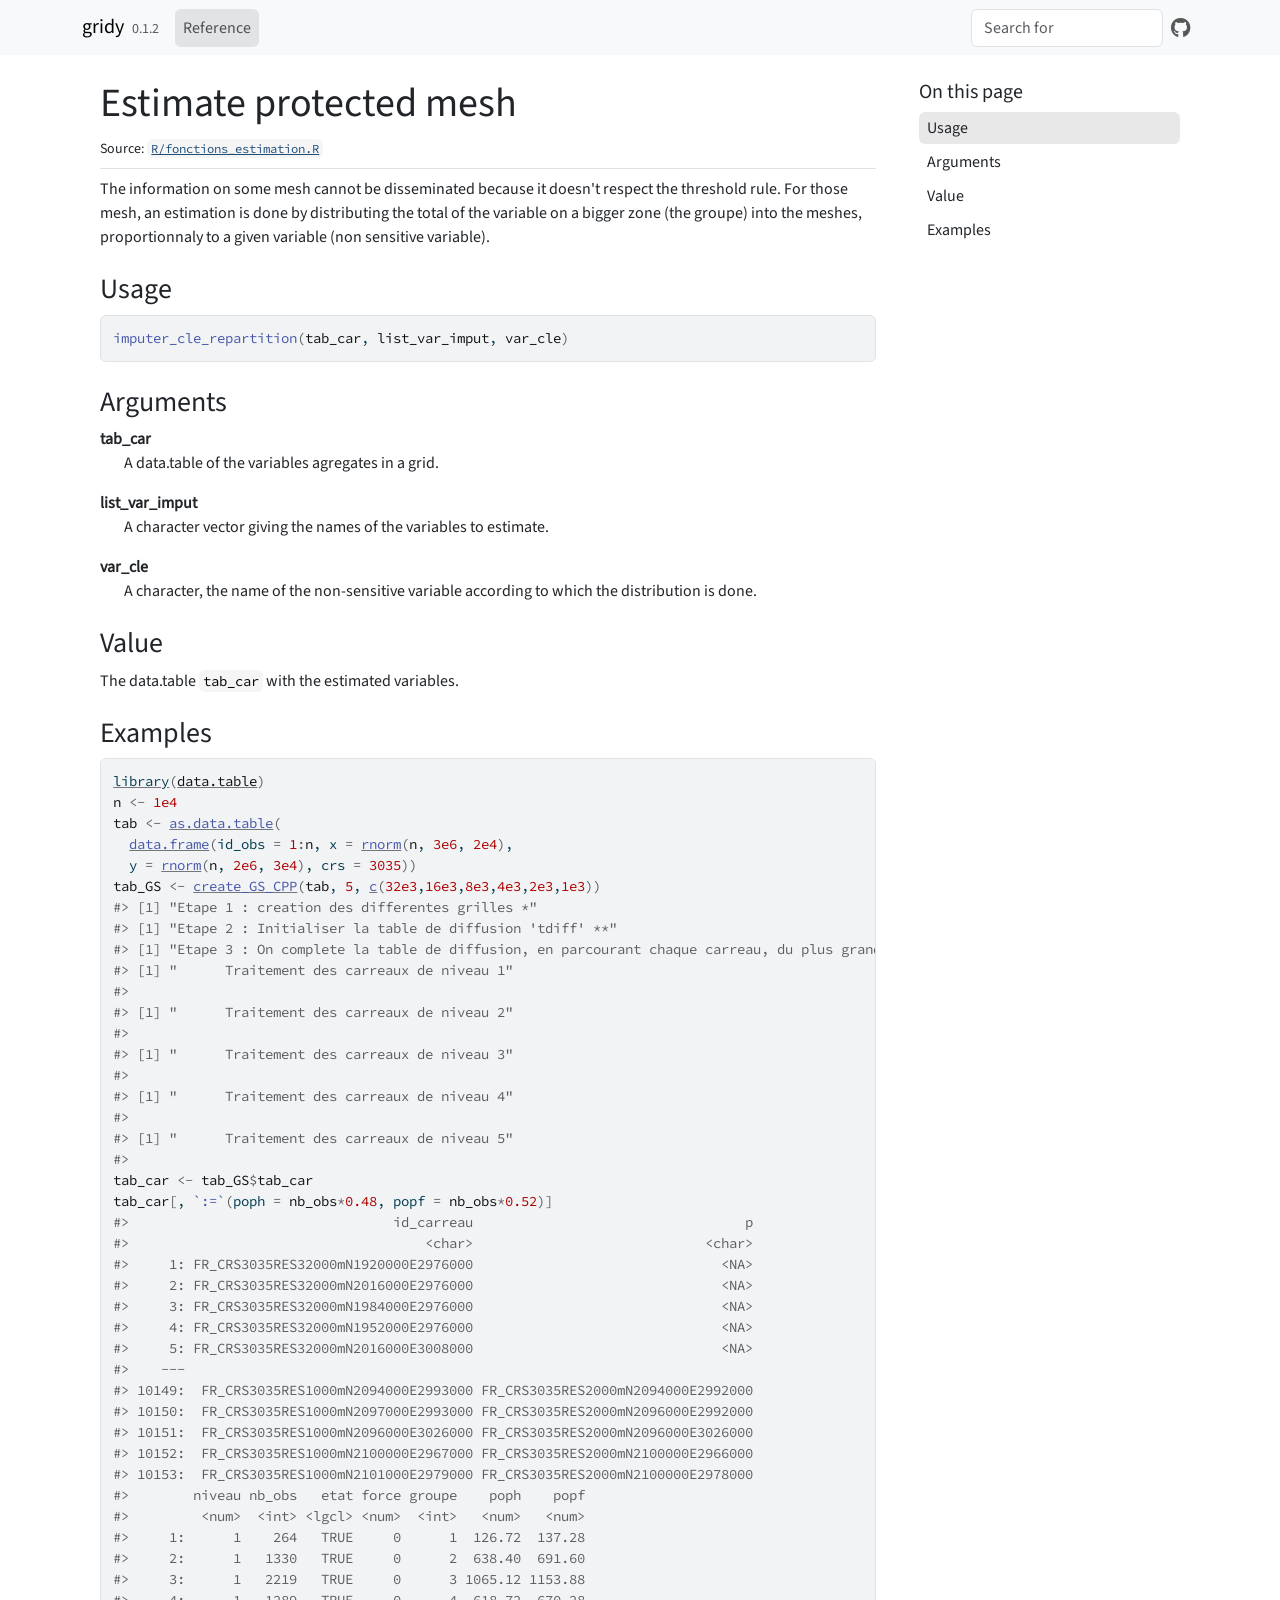
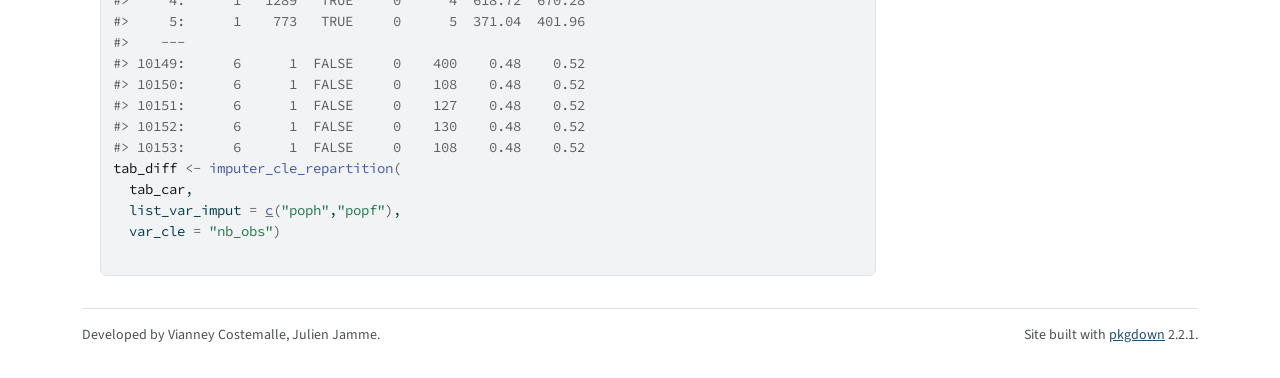
<file: reference/imputer_cle_repartition.html>
<!DOCTYPE html>
<!-- Generated by pkgdown: do not edit by hand --><html lang="en"><head><meta http-equiv="Content-Type" content="text/html; charset=UTF-8"><meta charset="utf-8"><meta http-equiv="X-UA-Compatible" content="IE=edge"><meta name="viewport" content="width=device-width, initial-scale=1, shrink-to-fit=no"><title>Estimate protected mesh — imputer_cle_repartition • gridy</title><script src="../deps/jquery-3.6.0/jquery-3.6.0.min.js"></script><meta name="viewport" content="width=device-width, initial-scale=1, shrink-to-fit=no"><link href="../deps/bootstrap-5.3.8/bootstrap.min.css" rel="stylesheet"><script src="../deps/bootstrap-5.3.8/bootstrap.bundle.min.js"></script><link href="../deps/Source_Sans_3-0.4.10/font.css" rel="stylesheet"><link href="../deps/Source_Code_Pro-0.4.10/font.css" rel="stylesheet"><link href="../deps/font-awesome-6.5.2/css/all.min.css" rel="stylesheet"><link href="../deps/font-awesome-6.5.2/css/v4-shims.min.css" rel="stylesheet"><script src="../deps/headroom-0.11.0/headroom.min.js"></script><script src="../deps/headroom-0.11.0/jQuery.headroom.min.js"></script><script src="../deps/bootstrap-toc-1.0.1/bootstrap-toc.min.js"></script><script src="../deps/clipboard.js-2.0.11/clipboard.min.js"></script><script src="../deps/search-1.0.0/autocomplete.jquery.min.js"></script><script src="../deps/search-1.0.0/fuse.min.js"></script><script src="../deps/search-1.0.0/mark.min.js"></script><!-- pkgdown --><script src="../pkgdown.js"></script><meta property="og:title" content="Estimate protected mesh — imputer_cle_repartition"><meta name="description" content="The information on some mesh cannot
be disseminated because it doesn't respect the threshold rule.
For those mesh, an estimation is done by distributing the total
of the variable on a bigger zone (the groupe) into the meshes,
proportionnaly to a given variable (non sensitive variable)."><meta property="og:description" content="The information on some mesh cannot
be disseminated because it doesn't respect the threshold rule.
For those mesh, an estimation is done by distributing the total
of the variable on a bigger zone (the groupe) into the meshes,
proportionnaly to a given variable (non sensitive variable)."></head><body>
    <a href="#main" class="visually-hidden-focusable">Skip to contents</a>


    <nav class="navbar navbar-expand-lg fixed-top bg-light" data-bs-theme="light" aria-label="Site navigation"><div class="container">

    <a class="navbar-brand me-2" href="../index.html">gridy</a>

    <small class="nav-text text-muted me-auto" data-bs-toggle="tooltip" data-bs-placement="bottom" title="">0.1.2</small>


    <button class="navbar-toggler" type="button" data-bs-toggle="collapse" data-bs-target="#navbar" aria-controls="navbar" aria-expanded="false" aria-label="Toggle navigation">
      <span class="navbar-toggler-icon"></span>
    </button>

    <div id="navbar" class="collapse navbar-collapse ms-3">
      <ul class="navbar-nav me-auto"><li class="active nav-item"><a class="nav-link" href="../reference/index.html">Reference</a></li>
      </ul><ul class="navbar-nav"><li class="nav-item"><form class="form-inline" role="search">
 <input class="form-control" type="search" name="search-input" id="search-input" autocomplete="off" aria-label="Search site" placeholder="Search for" data-search-index="../search.json"></form></li>
<li class="nav-item"><a class="external-link nav-link" href="https://github.com/InseeFrLab/gridy/" aria-label="GitHub"><span class="fa fab fa-github fa-lg"></span></a></li>
      </ul></div>


  </div>
</nav><div class="container template-reference-topic">
<div class="row">
  <main id="main" class="col-md-9"><div class="page-header">

      <h1>Estimate protected mesh</h1>
      <small class="dont-index">Source: <a href="https://github.com/InseeFrLab/gridy/blob/master/R/fonctions_estimation.R" class="external-link"><code>R/fonctions_estimation.R</code></a></small>
      <div class="d-none name"><code>imputer_cle_repartition.Rd</code></div>
    </div>

    <div class="ref-description section level2">
    <p>The information on some mesh cannot
be disseminated because it doesn't respect the threshold rule.
For those mesh, an estimation is done by distributing the total
of the variable on a bigger zone (the groupe) into the meshes,
proportionnaly to a given variable (non sensitive variable).</p>
    </div>

    <div class="section level2">
    <h2 id="ref-usage">Usage<a class="anchor" aria-label="anchor" href="#ref-usage"></a></h2>
    <div class="sourceCode"><pre class="sourceCode r"><code><span><span class="fu">imputer_cle_repartition</span><span class="op">(</span><span class="va">tab_car</span>, <span class="va">list_var_imput</span>, <span class="va">var_cle</span><span class="op">)</span></span></code></pre></div>
    </div>

    <div class="section level2">
    <h2 id="arguments">Arguments<a class="anchor" aria-label="anchor" href="#arguments"></a></h2>


<dl><dt id="arg-tab-car">tab_car<a class="anchor" aria-label="anchor" href="#arg-tab-car"></a></dt>
<dd><p>A data.table of the variables agregates in a grid.</p></dd>


<dt id="arg-list-var-imput">list_var_imput<a class="anchor" aria-label="anchor" href="#arg-list-var-imput"></a></dt>
<dd><p>A character vector giving the names of the variables
to estimate.</p></dd>


<dt id="arg-var-cle">var_cle<a class="anchor" aria-label="anchor" href="#arg-var-cle"></a></dt>
<dd><p>A character, the name of the non-sensitive variable
according to which the distribution is done.</p></dd>

</dl></div>
    <div class="section level2">
    <h2 id="value">Value<a class="anchor" aria-label="anchor" href="#value"></a></h2>
    <p>The data.table <code>tab_car</code> with the estimated variables.</p>
    </div>

    <div class="section level2">
    <h2 id="ref-examples">Examples<a class="anchor" aria-label="anchor" href="#ref-examples"></a></h2>
    <div class="sourceCode"><pre class="sourceCode r"><code><span class="r-in"><span><span class="kw"><a href="https://rdrr.io/r/base/library.html" class="external-link">library</a></span><span class="op">(</span><span class="va"><a href="https://r-datatable.com" class="external-link">data.table</a></span><span class="op">)</span></span></span>
<span class="r-in"><span><span class="va">n</span> <span class="op">&lt;-</span> <span class="fl">1e4</span></span></span>
<span class="r-in"><span><span class="va">tab</span> <span class="op">&lt;-</span> <span class="fu"><a href="https://rdrr.io/pkg/data.table/man/as.data.table.html" class="external-link">as.data.table</a></span><span class="op">(</span></span></span>
<span class="r-in"><span>  <span class="fu"><a href="https://rdrr.io/r/base/data.frame.html" class="external-link">data.frame</a></span><span class="op">(</span>id_obs <span class="op">=</span> <span class="fl">1</span><span class="op">:</span><span class="va">n</span>, x <span class="op">=</span> <span class="fu"><a href="https://rdrr.io/r/stats/Normal.html" class="external-link">rnorm</a></span><span class="op">(</span><span class="va">n</span>, <span class="fl">3e6</span>, <span class="fl">2e4</span><span class="op">)</span>,</span></span>
<span class="r-in"><span>  y <span class="op">=</span> <span class="fu"><a href="https://rdrr.io/r/stats/Normal.html" class="external-link">rnorm</a></span><span class="op">(</span><span class="va">n</span>, <span class="fl">2e6</span>, <span class="fl">3e4</span><span class="op">)</span>, crs <span class="op">=</span> <span class="fl">3035</span><span class="op">)</span><span class="op">)</span></span></span>
<span class="r-in"><span><span class="va">tab_GS</span> <span class="op">&lt;-</span> <span class="fu"><a href="create_GS_CPP.html">create_GS_CPP</a></span><span class="op">(</span><span class="va">tab</span>, <span class="fl">5</span>, <span class="fu"><a href="https://rdrr.io/r/base/c.html" class="external-link">c</a></span><span class="op">(</span><span class="fl">32e3</span>,<span class="fl">16e3</span>,<span class="fl">8e3</span>,<span class="fl">4e3</span>,<span class="fl">2e3</span>,<span class="fl">1e3</span><span class="op">)</span><span class="op">)</span></span></span>
<span class="r-out co"><span class="r-pr">#&gt;</span> [1] "Etape 1 : creation des differentes grilles *"</span>
<span class="r-out co"><span class="r-pr">#&gt;</span> [1] "Etape 2 : Initialiser la table de diffusion 'tdiff' **"</span>
<span class="r-out co"><span class="r-pr">#&gt;</span> [1] "Etape 3 : On complete la table de diffusion, en parcourant chaque carreau, du plus grand au plus petit ***"</span>
<span class="r-out co"><span class="r-pr">#&gt;</span> [1] "      Traitement des carreaux de niveau 1"</span>
<span class="r-out co"><span class="r-pr">#&gt;</span> </span>
<span class="r-out co"><span class="r-pr">#&gt;</span> [1] "      Traitement des carreaux de niveau 2"</span>
<span class="r-out co"><span class="r-pr">#&gt;</span> </span>
<span class="r-out co"><span class="r-pr">#&gt;</span> [1] "      Traitement des carreaux de niveau 3"</span>
<span class="r-out co"><span class="r-pr">#&gt;</span> </span>
<span class="r-out co"><span class="r-pr">#&gt;</span> [1] "      Traitement des carreaux de niveau 4"</span>
<span class="r-out co"><span class="r-pr">#&gt;</span> </span>
<span class="r-out co"><span class="r-pr">#&gt;</span> [1] "      Traitement des carreaux de niveau 5"</span>
<span class="r-out co"><span class="r-pr">#&gt;</span> </span>
<span class="r-in"><span><span class="va">tab_car</span> <span class="op">&lt;-</span> <span class="va">tab_GS</span><span class="op">$</span><span class="va">tab_car</span></span></span>
<span class="r-in"><span><span class="va">tab_car</span><span class="op">[</span>, <span class="fu">`:=`</span><span class="op">(</span>poph <span class="op">=</span> <span class="va">nb_obs</span><span class="op">*</span><span class="fl">0.48</span>, popf <span class="op">=</span> <span class="va">nb_obs</span><span class="op">*</span><span class="fl">0.52</span><span class="op">)</span><span class="op">]</span></span></span>
<span class="r-out co"><span class="r-pr">#&gt;</span>                                 id_carreau                                  p</span>
<span class="r-out co"><span class="r-pr">#&gt;</span>                                     &lt;char&gt;                             &lt;char&gt;</span>
<span class="r-out co"><span class="r-pr">#&gt;</span>     1: FR_CRS3035RES32000mN1920000E2976000                               &lt;NA&gt;</span>
<span class="r-out co"><span class="r-pr">#&gt;</span>     2: FR_CRS3035RES32000mN2016000E2976000                               &lt;NA&gt;</span>
<span class="r-out co"><span class="r-pr">#&gt;</span>     3: FR_CRS3035RES32000mN1984000E2976000                               &lt;NA&gt;</span>
<span class="r-out co"><span class="r-pr">#&gt;</span>     4: FR_CRS3035RES32000mN1952000E2976000                               &lt;NA&gt;</span>
<span class="r-out co"><span class="r-pr">#&gt;</span>     5: FR_CRS3035RES32000mN2016000E3008000                               &lt;NA&gt;</span>
<span class="r-out co"><span class="r-pr">#&gt;</span>    ---                                                                       </span>
<span class="r-out co"><span class="r-pr">#&gt;</span> 10149:  FR_CRS3035RES1000mN2094000E2993000 FR_CRS3035RES2000mN2094000E2992000</span>
<span class="r-out co"><span class="r-pr">#&gt;</span> 10150:  FR_CRS3035RES1000mN2097000E2993000 FR_CRS3035RES2000mN2096000E2992000</span>
<span class="r-out co"><span class="r-pr">#&gt;</span> 10151:  FR_CRS3035RES1000mN2096000E3026000 FR_CRS3035RES2000mN2096000E3026000</span>
<span class="r-out co"><span class="r-pr">#&gt;</span> 10152:  FR_CRS3035RES1000mN2100000E2967000 FR_CRS3035RES2000mN2100000E2966000</span>
<span class="r-out co"><span class="r-pr">#&gt;</span> 10153:  FR_CRS3035RES1000mN2101000E2979000 FR_CRS3035RES2000mN2100000E2978000</span>
<span class="r-out co"><span class="r-pr">#&gt;</span>        niveau nb_obs   etat force groupe    poph    popf</span>
<span class="r-out co"><span class="r-pr">#&gt;</span>         &lt;num&gt;  &lt;int&gt; &lt;lgcl&gt; &lt;num&gt;  &lt;int&gt;   &lt;num&gt;   &lt;num&gt;</span>
<span class="r-out co"><span class="r-pr">#&gt;</span>     1:      1    264   TRUE     0      1  126.72  137.28</span>
<span class="r-out co"><span class="r-pr">#&gt;</span>     2:      1   1330   TRUE     0      2  638.40  691.60</span>
<span class="r-out co"><span class="r-pr">#&gt;</span>     3:      1   2219   TRUE     0      3 1065.12 1153.88</span>
<span class="r-out co"><span class="r-pr">#&gt;</span>     4:      1   1289   TRUE     0      4  618.72  670.28</span>
<span class="r-out co"><span class="r-pr">#&gt;</span>     5:      1    773   TRUE     0      5  371.04  401.96</span>
<span class="r-out co"><span class="r-pr">#&gt;</span>    ---                                                  </span>
<span class="r-out co"><span class="r-pr">#&gt;</span> 10149:      6      1  FALSE     0    400    0.48    0.52</span>
<span class="r-out co"><span class="r-pr">#&gt;</span> 10150:      6      1  FALSE     0    108    0.48    0.52</span>
<span class="r-out co"><span class="r-pr">#&gt;</span> 10151:      6      1  FALSE     0    127    0.48    0.52</span>
<span class="r-out co"><span class="r-pr">#&gt;</span> 10152:      6      1  FALSE     0    130    0.48    0.52</span>
<span class="r-out co"><span class="r-pr">#&gt;</span> 10153:      6      1  FALSE     0    108    0.48    0.52</span>
<span class="r-in"><span><span class="va">tab_diff</span> <span class="op">&lt;-</span> <span class="fu">imputer_cle_repartition</span><span class="op">(</span></span></span>
<span class="r-in"><span>  <span class="va">tab_car</span>,</span></span>
<span class="r-in"><span>  list_var_imput <span class="op">=</span> <span class="fu"><a href="https://rdrr.io/r/base/c.html" class="external-link">c</a></span><span class="op">(</span><span class="st">"poph"</span>,<span class="st">"popf"</span><span class="op">)</span>,</span></span>
<span class="r-in"><span>  var_cle <span class="op">=</span> <span class="st">"nb_obs"</span><span class="op">)</span></span></span>
<span class="r-in"><span></span></span>
</code></pre></div>
    </div>
  </main><aside class="col-md-3"><nav id="toc" aria-label="Table of contents"><h2>On this page</h2>
    </nav></aside></div>


    <footer><div class="pkgdown-footer-left">
  <p>Developed by Vianney Costemalle, Julien Jamme.</p>
</div>

<div class="pkgdown-footer-right">
  <p>Site built with <a href="https://pkgdown.r-lib.org/" class="external-link">pkgdown</a> 2.2.1.</p>
</div>

    </footer></div>





  </body></html>
</file>
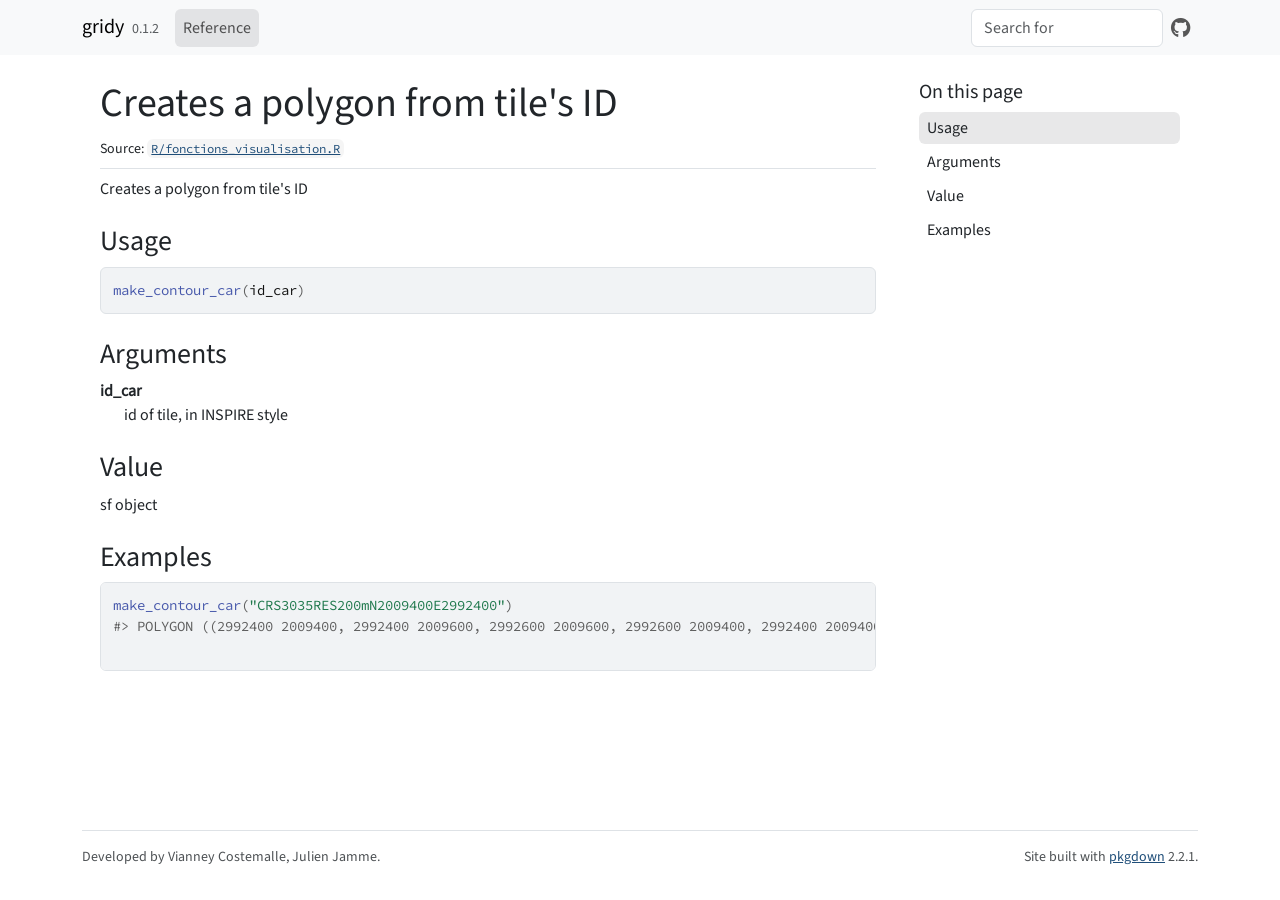
<file: reference/make_contour_car.html>
<!DOCTYPE html>
<!-- Generated by pkgdown: do not edit by hand --><html lang="en"><head><meta http-equiv="Content-Type" content="text/html; charset=UTF-8"><meta charset="utf-8"><meta http-equiv="X-UA-Compatible" content="IE=edge"><meta name="viewport" content="width=device-width, initial-scale=1, shrink-to-fit=no"><title>Creates a polygon from tile's ID — make_contour_car • gridy</title><script src="../deps/jquery-3.6.0/jquery-3.6.0.min.js"></script><meta name="viewport" content="width=device-width, initial-scale=1, shrink-to-fit=no"><link href="../deps/bootstrap-5.3.8/bootstrap.min.css" rel="stylesheet"><script src="../deps/bootstrap-5.3.8/bootstrap.bundle.min.js"></script><link href="../deps/Source_Sans_3-0.4.10/font.css" rel="stylesheet"><link href="../deps/Source_Code_Pro-0.4.10/font.css" rel="stylesheet"><link href="../deps/font-awesome-6.5.2/css/all.min.css" rel="stylesheet"><link href="../deps/font-awesome-6.5.2/css/v4-shims.min.css" rel="stylesheet"><script src="../deps/headroom-0.11.0/headroom.min.js"></script><script src="../deps/headroom-0.11.0/jQuery.headroom.min.js"></script><script src="../deps/bootstrap-toc-1.0.1/bootstrap-toc.min.js"></script><script src="../deps/clipboard.js-2.0.11/clipboard.min.js"></script><script src="../deps/search-1.0.0/autocomplete.jquery.min.js"></script><script src="../deps/search-1.0.0/fuse.min.js"></script><script src="../deps/search-1.0.0/mark.min.js"></script><!-- pkgdown --><script src="../pkgdown.js"></script><meta property="og:title" content="Creates a polygon from tile's ID — make_contour_car"><meta name="description" content="Creates a polygon from tile's ID"><meta property="og:description" content="Creates a polygon from tile's ID"></head><body>
    <a href="#main" class="visually-hidden-focusable">Skip to contents</a>


    <nav class="navbar navbar-expand-lg fixed-top bg-light" data-bs-theme="light" aria-label="Site navigation"><div class="container">

    <a class="navbar-brand me-2" href="../index.html">gridy</a>

    <small class="nav-text text-muted me-auto" data-bs-toggle="tooltip" data-bs-placement="bottom" title="">0.1.2</small>


    <button class="navbar-toggler" type="button" data-bs-toggle="collapse" data-bs-target="#navbar" aria-controls="navbar" aria-expanded="false" aria-label="Toggle navigation">
      <span class="navbar-toggler-icon"></span>
    </button>

    <div id="navbar" class="collapse navbar-collapse ms-3">
      <ul class="navbar-nav me-auto"><li class="active nav-item"><a class="nav-link" href="../reference/index.html">Reference</a></li>
      </ul><ul class="navbar-nav"><li class="nav-item"><form class="form-inline" role="search">
 <input class="form-control" type="search" name="search-input" id="search-input" autocomplete="off" aria-label="Search site" placeholder="Search for" data-search-index="../search.json"></form></li>
<li class="nav-item"><a class="external-link nav-link" href="https://github.com/InseeFrLab/gridy/" aria-label="GitHub"><span class="fa fab fa-github fa-lg"></span></a></li>
      </ul></div>


  </div>
</nav><div class="container template-reference-topic">
<div class="row">
  <main id="main" class="col-md-9"><div class="page-header">

      <h1>Creates a polygon from tile's ID</h1>
      <small class="dont-index">Source: <a href="https://github.com/InseeFrLab/gridy/blob/master/R/fonctions_visualisation.R" class="external-link"><code>R/fonctions_visualisation.R</code></a></small>
      <div class="d-none name"><code>make_contour_car.Rd</code></div>
    </div>

    <div class="ref-description section level2">
    <p>Creates a polygon from tile's ID</p>
    </div>

    <div class="section level2">
    <h2 id="ref-usage">Usage<a class="anchor" aria-label="anchor" href="#ref-usage"></a></h2>
    <div class="sourceCode"><pre class="sourceCode r"><code><span><span class="fu">make_contour_car</span><span class="op">(</span><span class="va">id_car</span><span class="op">)</span></span></code></pre></div>
    </div>

    <div class="section level2">
    <h2 id="arguments">Arguments<a class="anchor" aria-label="anchor" href="#arguments"></a></h2>


<dl><dt id="arg-id-car">id_car<a class="anchor" aria-label="anchor" href="#arg-id-car"></a></dt>
<dd><p>id of tile, in INSPIRE style</p></dd>

</dl></div>
    <div class="section level2">
    <h2 id="value">Value<a class="anchor" aria-label="anchor" href="#value"></a></h2>
    <p>sf object</p>
    </div>

    <div class="section level2">
    <h2 id="ref-examples">Examples<a class="anchor" aria-label="anchor" href="#ref-examples"></a></h2>
    <div class="sourceCode"><pre class="sourceCode r"><code><span class="r-in"><span><span class="fu">make_contour_car</span><span class="op">(</span><span class="st">"CRS3035RES200mN2009400E2992400"</span><span class="op">)</span></span></span>
<span class="r-msg co"><span class="r-pr">#&gt;</span> POLYGON ((2992400 2009400, 2992400 2009600, 2992600 2009600, 2992600 2009400, 2992400 2009400))</span>
<span class="r-in"><span></span></span>
</code></pre></div>
    </div>
  </main><aside class="col-md-3"><nav id="toc" aria-label="Table of contents"><h2>On this page</h2>
    </nav></aside></div>


    <footer><div class="pkgdown-footer-left">
  <p>Developed by Vianney Costemalle, Julien Jamme.</p>
</div>

<div class="pkgdown-footer-right">
  <p>Site built with <a href="https://pkgdown.r-lib.org/" class="external-link">pkgdown</a> 2.2.1.</p>
</div>

    </footer></div>





  </body></html>
</file>
<file: deps/Source_Sans_3-0.4.10/font.css>
/* cyrillic-ext */
@font-face {
  font-family: 'Source Sans 3';
  font-style: normal;
  font-weight: 400;
  font-display: swap;
  src: url(nwpBtKy2OAdR1K-IwhWudF-R9QMylBJAV3Bo8Ky462EH9CsKng.woff2) format('woff2');
  unicode-range: U+0460-052F, U+1C80-1C8A, U+20B4, U+2DE0-2DFF, U+A640-A69F, U+FE2E-FE2F;
}
/* cyrillic */
@font-face {
  font-family: 'Source Sans 3';
  font-style: normal;
  font-weight: 400;
  font-display: swap;
  src: url(nwpBtKy2OAdR1K-IwhWudF-R9QMylBJAV3Bo8Ky462EO9CsKng.woff2) format('woff2');
  unicode-range: U+0301, U+0400-045F, U+0490-0491, U+04B0-04B1, U+2116;
}
/* greek-ext */
@font-face {
  font-family: 'Source Sans 3';
  font-style: normal;
  font-weight: 400;
  font-display: swap;
  src: url(nwpBtKy2OAdR1K-IwhWudF-R9QMylBJAV3Bo8Ky462EG9CsKng.woff2) format('woff2');
  unicode-range: U+1F00-1FFF;
}
/* greek */
@font-face {
  font-family: 'Source Sans 3';
  font-style: normal;
  font-weight: 400;
  font-display: swap;
  src: url(nwpBtKy2OAdR1K-IwhWudF-R9QMylBJAV3Bo8Ky462EJ9CsKng.woff2) format('woff2');
  unicode-range: U+0370-0377, U+037A-037F, U+0384-038A, U+038C, U+038E-03A1, U+03A3-03FF;
}
/* vietnamese */
@font-face {
  font-family: 'Source Sans 3';
  font-style: normal;
  font-weight: 400;
  font-display: swap;
  src: url(nwpBtKy2OAdR1K-IwhWudF-R9QMylBJAV3Bo8Ky462EF9CsKng.woff2) format('woff2');
  unicode-range: U+0102-0103, U+0110-0111, U+0128-0129, U+0168-0169, U+01A0-01A1, U+01AF-01B0, U+0300-0301, U+0303-0304, U+0308-0309, U+0323, U+0329, U+1EA0-1EF9, U+20AB;
}
/* latin-ext */
@font-face {
  font-family: 'Source Sans 3';
  font-style: normal;
  font-weight: 400;
  font-display: swap;
  src: url(nwpBtKy2OAdR1K-IwhWudF-R9QMylBJAV3Bo8Ky462EE9CsKng.woff2) format('woff2');
  unicode-range: U+0100-02BA, U+02BD-02C5, U+02C7-02CC, U+02CE-02D7, U+02DD-02FF, U+0304, U+0308, U+0329, U+1D00-1DBF, U+1E00-1E9F, U+1EF2-1EFF, U+2020, U+20A0-20AB, U+20AD-20C0, U+2113, U+2C60-2C7F, U+A720-A7FF;
}
/* latin */
@font-face {
  font-family: 'Source Sans 3';
  font-style: normal;
  font-weight: 400;
  font-display: swap;
  src: url(nwpBtKy2OAdR1K-IwhWudF-R9QMylBJAV3Bo8Ky462EK9Cs.woff2) format('woff2');
  unicode-range: U+0000-00FF, U+0131, U+0152-0153, U+02BB-02BC, U+02C6, U+02DA, U+02DC, U+0304, U+0308, U+0329, U+2000-206F, U+20AC, U+2122, U+2191, U+2193, U+2212, U+2215, U+FEFF, U+FFFD;
}
</file>
<file: deps/Source_Code_Pro-0.4.10/font.css>
/* cyrillic-ext */
@font-face {
  font-family: 'Source Code Pro';
  font-style: normal;
  font-weight: 400;
  font-display: swap;
  src: url(HI_diYsKILxRpg3hIP6sJ7fM7PqPMcMnZFqUwX28DMyQtMRrTEUc.woff2) format('woff2');
  unicode-range: U+0460-052F, U+1C80-1C8A, U+20B4, U+2DE0-2DFF, U+A640-A69F, U+FE2E-FE2F;
}
/* cyrillic */
@font-face {
  font-family: 'Source Code Pro';
  font-style: normal;
  font-weight: 400;
  font-display: swap;
  src: url(HI_diYsKILxRpg3hIP6sJ7fM7PqPMcMnZFqUwX28DMyQtM1rTEUc.woff2) format('woff2');
  unicode-range: U+0301, U+0400-045F, U+0490-0491, U+04B0-04B1, U+2116;
}
/* greek-ext */
@font-face {
  font-family: 'Source Code Pro';
  font-style: normal;
  font-weight: 400;
  font-display: swap;
  src: url(HI_diYsKILxRpg3hIP6sJ7fM7PqPMcMnZFqUwX28DMyQtMVrTEUc.woff2) format('woff2');
  unicode-range: U+1F00-1FFF;
}
/* greek */
@font-face {
  font-family: 'Source Code Pro';
  font-style: normal;
  font-weight: 400;
  font-display: swap;
  src: url(HI_diYsKILxRpg3hIP6sJ7fM7PqPMcMnZFqUwX28DMyQtMprTEUc.woff2) format('woff2');
  unicode-range: U+0370-0377, U+037A-037F, U+0384-038A, U+038C, U+038E-03A1, U+03A3-03FF;
}
/* vietnamese */
@font-face {
  font-family: 'Source Code Pro';
  font-style: normal;
  font-weight: 400;
  font-display: swap;
  src: url(HI_diYsKILxRpg3hIP6sJ7fM7PqPMcMnZFqUwX28DMyQtMZrTEUc.woff2) format('woff2');
  unicode-range: U+0102-0103, U+0110-0111, U+0128-0129, U+0168-0169, U+01A0-01A1, U+01AF-01B0, U+0300-0301, U+0303-0304, U+0308-0309, U+0323, U+0329, U+1EA0-1EF9, U+20AB;
}
/* latin-ext */
@font-face {
  font-family: 'Source Code Pro';
  font-style: normal;
  font-weight: 400;
  font-display: swap;
  src: url(HI_diYsKILxRpg3hIP6sJ7fM7PqPMcMnZFqUwX28DMyQtMdrTEUc.woff2) format('woff2');
  unicode-range: U+0100-02BA, U+02BD-02C5, U+02C7-02CC, U+02CE-02D7, U+02DD-02FF, U+0304, U+0308, U+0329, U+1D00-1DBF, U+1E00-1E9F, U+1EF2-1EFF, U+2020, U+20A0-20AB, U+20AD-20C0, U+2113, U+2C60-2C7F, U+A720-A7FF;
}
/* latin */
@font-face {
  font-family: 'Source Code Pro';
  font-style: normal;
  font-weight: 400;
  font-display: swap;
  src: url(HI_diYsKILxRpg3hIP6sJ7fM7PqPMcMnZFqUwX28DMyQtMlrTA.woff2) format('woff2');
  unicode-range: U+0000-00FF, U+0131, U+0152-0153, U+02BB-02BC, U+02C6, U+02DA, U+02DC, U+0304, U+0308, U+0329, U+2000-206F, U+20AC, U+2122, U+2191, U+2193, U+2212, U+2215, U+FEFF, U+FFFD;
}
</file>
<file: deps/font-awesome-6.5.2/css/v4-shims.min.css>
/*!
 * Font Awesome Free 6.5.2 by @fontawesome - https://fontawesome.com
 * License - https://fontawesome.com/license/free (Icons: CC BY 4.0, Fonts: SIL OFL 1.1, Code: MIT License)
 * Copyright 2024 Fonticons, Inc.
 */
.fa.fa-glass:before{content:"\f000"}.fa.fa-envelope-o{font-family:"Font Awesome 6 Free";font-weight:400}.fa.fa-envelope-o:before{content:"\f0e0"}.fa.fa-star-o{font-family:"Font Awesome 6 Free";font-weight:400}.fa.fa-star-o:before{content:"\f005"}.fa.fa-close:before,.fa.fa-remove:before{content:"\f00d"}.fa.fa-gear:before{content:"\f013"}.fa.fa-trash-o{font-family:"Font Awesome 6 Free";font-weight:400}.fa.fa-trash-o:before{content:"\f2ed"}.fa.fa-home:before{content:"\f015"}.fa.fa-file-o{font-family:"Font Awesome 6 Free";font-weight:400}.fa.fa-file-o:before{content:"\f15b"}.fa.fa-clock-o{font-family:"Font Awesome 6 Free";font-weight:400}.fa.fa-clock-o:before{content:"\f017"}.fa.fa-arrow-circle-o-down{font-family:"Font Awesome 6 Free";font-weight:400}.fa.fa-arrow-circle-o-down:before{content:"\f358"}.fa.fa-arrow-circle-o-up{font-family:"Font Awesome 6 Free";font-weight:400}.fa.fa-arrow-circle-o-up:before{content:"\f35b"}.fa.fa-play-circle-o{font-family:"Font Awesome 6 Free";font-weight:400}.fa.fa-play-circle-o:before{content:"\f144"}.fa.fa-repeat:before,.fa.fa-rotate-right:before{content:"\f01e"}.fa.fa-refresh:before{content:"\f021"}.fa.fa-list-alt{font-family:"Font Awesome 6 Free";font-weight:400}.fa.fa-list-alt:before{content:"\f022"}.fa.fa-dedent:before{content:"\f03b"}.fa.fa-video-camera:before{content:"\f03d"}.fa.fa-picture-o{font-family:"Font Awesome 6 Free";font-weight:400}.fa.fa-picture-o:before{content:"\f03e"}.fa.fa-photo{font-family:"Font Awesome 6 Free";font-weight:400}.fa.fa-photo:before{content:"\f03e"}.fa.fa-image{font-family:"Font Awesome 6 Free";font-weight:400}.fa.fa-image:before{content:"\f03e"}.fa.fa-map-marker:before{content:"\f3c5"}.fa.fa-pencil-square-o{font-family:"Font Awesome 6 Free";font-weight:400}.fa.fa-pencil-square-o:before{content:"\f044"}.fa.fa-edit{font-family:"Font Awesome 6 Free";font-weight:400}.fa.fa-edit:before{content:"\f044"}.fa.fa-share-square-o:before{content:"\f14d"}.fa.fa-check-square-o{font-family:"Font Awesome 6 Free";font-weight:400}.fa.fa-check-square-o:before{content:"\f14a"}.fa.fa-arrows:before{content:"\f0b2"}.fa.fa-times-circle-o{font-family:"Font Awesome 6 Free";font-weight:400}.fa.fa-times-circle-o:before{content:"\f057"}.fa.fa-check-circle-o{font-family:"Font Awesome 6 Free";font-weight:400}.fa.fa-check-circle-o:before{content:"\f058"}.fa.fa-mail-forward:before{content:"\f064"}.fa.fa-expand:before{content:"\f424"}.fa.fa-compress:before{content:"\f422"}.fa.fa-eye,.fa.fa-eye-slash{font-family:"Font Awesome 6 Free";font-weight:400}.fa.fa-warning:before{content:"\f071"}.fa.fa-calendar:before{content:"\f073"}.fa.fa-arrows-v:before{content:"\f338"}.fa.fa-arrows-h:before{content:"\f337"}.fa.fa-bar-chart-o:before,.fa.fa-bar-chart:before{content:"\e0e3"}.fa.fa-twitter-square{font-family:"Font Awesome 6 Brands";font-weight:400}.fa.fa-twitter-square:before{content:"\f081"}.fa.fa-facebook-square{font-family:"Font Awesome 6 Brands";font-weight:400}.fa.fa-facebook-square:before{content:"\f082"}.fa.fa-gears:before{content:"\f085"}.fa.fa-thumbs-o-up{font-family:"Font Awesome 6 Free";font-weight:400}.fa.fa-thumbs-o-up:before{content:"\f164"}.fa.fa-thumbs-o-down{font-family:"Font Awesome 6 Free";font-weight:400}.fa.fa-thumbs-o-down:before{content:"\f165"}.fa.fa-heart-o{font-family:"Font Awesome 6 Free";font-weight:400}.fa.fa-heart-o:before{content:"\f004"}.fa.fa-sign-out:before{content:"\f2f5"}.fa.fa-linkedin-square{font-family:"Font Awesome 6 Brands";font-weight:400}.fa.fa-linkedin-square:before{content:"\f08c"}.fa.fa-thumb-tack:before{content:"\f08d"}.fa.fa-external-link:before{content:"\f35d"}.fa.fa-sign-in:before{content:"\f2f6"}.fa.fa-github-square{font-family:"Font Awesome 6 Brands";font-weight:400}.fa.fa-github-square:before{content:"\f092"}.fa.fa-lemon-o{font-family:"Font Awesome 6 Free";font-weight:400}.fa.fa-lemon-o:before{content:"\f094"}.fa.fa-square-o{font-family:"Font Awesome 6 Free";font-weight:400}.fa.fa-square-o:before{content:"\f0c8"}.fa.fa-bookmark-o{font-family:"Font Awesome 6 Free";font-weight:400}.fa.fa-bookmark-o:before{content:"\f02e"}.fa.fa-facebook,.fa.fa-twitter{font-family:"Font Awesome 6 Brands";font-weight:400}.fa.fa-facebook:before{content:"\f39e"}.fa.fa-facebook-f{font-family:"Font Awesome 6 Brands";font-weight:400}.fa.fa-facebook-f:before{content:"\f39e"}.fa.fa-github{font-family:"Font Awesome 6 Brands";font-weight:400}.fa.fa-credit-card{font-family:"Font Awesome 6 Free";font-weight:400}.fa.fa-feed:before{content:"\f09e"}.fa.fa-hdd-o{font-family:"Font Awesome 6 Free";font-weight:400}.fa.fa-hdd-o:before{content:"\f0a0"}.fa.fa-hand-o-right{font-family:"Font Awesome 6 Free";font-weight:400}.fa.fa-hand-o-right:before{content:"\f0a4"}.fa.fa-hand-o-left{font-family:"Font Awesome 6 Free";font-weight:400}.fa.fa-hand-o-left:before{content:"\f0a5"}.fa.fa-hand-o-up{font-family:"Font Awesome 6 Free";font-weight:400}.fa.fa-hand-o-up:before{content:"\f0a6"}.fa.fa-hand-o-down{font-family:"Font Awesome 6 Free";font-weight:400}.fa.fa-hand-o-down:before{content:"\f0a7"}.fa.fa-globe:before{content:"\f57d"}.fa.fa-tasks:before{content:"\f828"}.fa.fa-arrows-alt:before{content:"\f31e"}.fa.fa-group:before{content:"\f0c0"}.fa.fa-chain:before{content:"\f0c1"}.fa.fa-cut:before{content:"\f0c4"}.fa.fa-files-o{font-family:"Font Awesome 6 Free";font-weight:400}.fa.fa-files-o:before{content:"\f0c5"}.fa.fa-floppy-o{font-family:"Font Awesome 6 Free";font-weight:400}.fa.fa-floppy-o:before{content:"\f0c7"}.fa.fa-save{font-family:"Font Awesome 6 Free";font-weight:400}.fa.fa-save:before{content:"\f0c7"}.fa.fa-navicon:before,.fa.fa-reorder:before{content:"\f0c9"}.fa.fa-magic:before{content:"\e2ca"}.fa.fa-pinterest,.fa.fa-pinterest-square{font-family:"Font Awesome 6 Brands";font-weight:400}.fa.fa-pinterest-square:before{content:"\f0d3"}.fa.fa-google-plus-square{font-family:"Font Awesome 6 Brands";font-weight:400}.fa.fa-google-plus-square:before{content:"\f0d4"}.fa.fa-google-plus{font-family:"Font Awesome 6 Brands";font-weight:400}.fa.fa-google-plus:before{content:"\f0d5"}.fa.fa-money:before{content:"\f3d1"}.fa.fa-unsorted:before{content:"\f0dc"}.fa.fa-sort-desc:before{content:"\f0dd"}.fa.fa-sort-asc:before{content:"\f0de"}.fa.fa-linkedin{font-family:"Font Awesome 6 Brands";font-weight:400}.fa.fa-linkedin:before{content:"\f0e1"}.fa.fa-rotate-left:before{content:"\f0e2"}.fa.fa-legal:before{content:"\f0e3"}.fa.fa-dashboard:before,.fa.fa-tachometer:before{content:"\f625"}.fa.fa-comment-o{font-family:"Font Awesome 6 Free";font-weight:400}.fa.fa-comment-o:before{content:"\f075"}.fa.fa-comments-o{font-family:"Font Awesome 6 Free";font-weight:400}.fa.fa-comments-o:before{content:"\f086"}.fa.fa-flash:before{content:"\f0e7"}.fa.fa-clipboard:before{content:"\f0ea"}.fa.fa-lightbulb-o{font-family:"Font Awesome 6 Free";font-weight:400}.fa.fa-lightbulb-o:before{content:"\f0eb"}.fa.fa-exchange:before{content:"\f362"}.fa.fa-cloud-download:before{content:"\f0ed"}.fa.fa-cloud-upload:before{content:"\f0ee"}.fa.fa-bell-o{font-family:"Font Awesome 6 Free";font-weight:400}.fa.fa-bell-o:before{content:"\f0f3"}.fa.fa-cutlery:before{content:"\f2e7"}.fa.fa-file-text-o{font-family:"Font Awesome 6 Free";font-weight:400}.fa.fa-file-text-o:before{content:"\f15c"}.fa.fa-building-o{font-family:"Font Awesome 6 Free";font-weight:400}.fa.fa-building-o:before{content:"\f1ad"}.fa.fa-hospital-o{font-family:"Font Awesome 6 Free";font-weight:400}.fa.fa-hospital-o:before{content:"\f0f8"}.fa.fa-tablet:before{content:"\f3fa"}.fa.fa-mobile-phone:before,.fa.fa-mobile:before{content:"\f3cd"}.fa.fa-circle-o{font-family:"Font Awesome 6 Free";font-weight:400}.fa.fa-circle-o:before{content:"\f111"}.fa.fa-mail-reply:before{content:"\f3e5"}.fa.fa-github-alt{font-family:"Font Awesome 6 Brands";font-weight:400}.fa.fa-folder-o{font-family:"Font Awesome 6 Free";font-weight:400}.fa.fa-folder-o:before{content:"\f07b"}.fa.fa-folder-open-o{font-family:"Font Awesome 6 Free";font-weight:400}.fa.fa-folder-open-o:before{content:"\f07c"}.fa.fa-smile-o{font-family:"Font Awesome 6 Free";font-weight:400}.fa.fa-smile-o:before{content:"\f118"}.fa.fa-frown-o{font-family:"Font Awesome 6 Free";font-weight:400}.fa.fa-frown-o:before{content:"\f119"}.fa.fa-meh-o{font-family:"Font Awesome 6 Free";font-weight:400}.fa.fa-meh-o:before{content:"\f11a"}.fa.fa-keyboard-o{font-family:"Font Awesome 6 Free";font-weight:400}.fa.fa-keyboard-o:before{content:"\f11c"}.fa.fa-flag-o{font-family:"Font Awesome 6 Free";font-weight:400}.fa.fa-flag-o:before{content:"\f024"}.fa.fa-mail-reply-all:before{content:"\f122"}.fa.fa-star-half-o{font-family:"Font Awesome 6 Free";font-weight:400}.fa.fa-star-half-o:before{content:"\f5c0"}.fa.fa-star-half-empty{font-family:"Font Awesome 6 Free";font-weight:400}.fa.fa-star-half-empty:before{content:"\f5c0"}.fa.fa-star-half-full{font-family:"Font Awesome 6 Free";font-weight:400}.fa.fa-star-half-full:before{content:"\f5c0"}.fa.fa-code-fork:before{content:"\f126"}.fa.fa-chain-broken:before,.fa.fa-unlink:before{content:"\f127"}.fa.fa-calendar-o{font-family:"Font Awesome 6 Free";font-weight:400}.fa.fa-calendar-o:before{content:"\f133"}.fa.fa-css3,.fa.fa-html5,.fa.fa-maxcdn{font-family:"Font Awesome 6 Brands";font-weight:400}.fa.fa-unlock-alt:before{content:"\f09c"}.fa.fa-minus-square-o{font-family:"Font Awesome 6 Free";font-weight:400}.fa.fa-minus-square-o:before{content:"\f146"}.fa.fa-level-up:before{content:"\f3bf"}.fa.fa-level-down:before{content:"\f3be"}.fa.fa-pencil-square:before{content:"\f14b"}.fa.fa-external-link-square:before{content:"\f360"}.fa.fa-compass{font-family:"Font Awesome 6 Free";font-weight:400}.fa.fa-caret-square-o-down{font-family:"Font Awesome 6 Free";font-weight:400}.fa.fa-caret-square-o-down:before{content:"\f150"}.fa.fa-toggle-down{font-family:"Font Awesome 6 Free";font-weight:400}.fa.fa-toggle-down:before{content:"\f150"}.fa.fa-caret-square-o-up{font-family:"Font Awesome 6 Free";font-weight:400}.fa.fa-caret-square-o-up:before{content:"\f151"}.fa.fa-toggle-up{font-family:"Font Awesome 6 Free";font-weight:400}.fa.fa-toggle-up:before{content:"\f151"}.fa.fa-caret-square-o-right{font-family:"Font Awesome 6 Free";font-weight:400}.fa.fa-caret-square-o-right:before{content:"\f152"}.fa.fa-toggle-right{font-family:"Font Awesome 6 Free";font-weight:400}.fa.fa-toggle-right:before{content:"\f152"}.fa.fa-eur:before,.fa.fa-euro:before{content:"\f153"}.fa.fa-gbp:before{content:"\f154"}.fa.fa-dollar:before,.fa.fa-usd:before{content:"\24"}.fa.fa-inr:before,.fa.fa-rupee:before{content:"\e1bc"}.fa.fa-cny:before,.fa.fa-jpy:before,.fa.fa-rmb:before,.fa.fa-yen:before{content:"\f157"}.fa.fa-rouble:before,.fa.fa-rub:before,.fa.fa-ruble:before{content:"\f158"}.fa.fa-krw:before,.fa.fa-won:before{content:"\f159"}.fa.fa-bitcoin,.fa.fa-btc{font-family:"Font Awesome 6 Brands";font-weight:400}.fa.fa-bitcoin:before{content:"\f15a"}.fa.fa-file-text:before{content:"\f15c"}.fa.fa-sort-alpha-asc:before{content:"\f15d"}.fa.fa-sort-alpha-desc:before{content:"\f881"}.fa.fa-sort-amount-asc:before{content:"\f884"}.fa.fa-sort-amount-desc:before{content:"\f160"}.fa.fa-sort-numeric-asc:before{content:"\f162"}.fa.fa-sort-numeric-desc:before{content:"\f886"}.fa.fa-youtube-square{font-family:"Font Awesome 6 Brands";font-weight:400}.fa.fa-youtube-square:before{content:"\f431"}.fa.fa-xing,.fa.fa-xing-square,.fa.fa-youtube{font-family:"Font Awesome 6 Brands";font-weight:400}.fa.fa-xing-square:before{content:"\f169"}.fa.fa-youtube-play{font-family:"Font Awesome 6 Brands";font-weight:400}.fa.fa-youtube-play:before{content:"\f167"}.fa.fa-adn,.fa.fa-bitbucket,.fa.fa-bitbucket-square,.fa.fa-dropbox,.fa.fa-flickr,.fa.fa-instagram,.fa.fa-stack-overflow{font-family:"Font Awesome 6 Brands";font-weight:400}.fa.fa-bitbucket-square:before{content:"\f171"}.fa.fa-tumblr,.fa.fa-tumblr-square{font-family:"Font Awesome 6 Brands";font-weight:400}.fa.fa-tumblr-square:before{content:"\f174"}.fa.fa-long-arrow-down:before{content:"\f309"}.fa.fa-long-arrow-up:before{content:"\f30c"}.fa.fa-long-arrow-left:before{content:"\f30a"}.fa.fa-long-arrow-right:before{content:"\f30b"}.fa.fa-android,.fa.fa-apple,.fa.fa-dribbble,.fa.fa-foursquare,.fa.fa-gittip,.fa.fa-gratipay,.fa.fa-linux,.fa.fa-skype,.fa.fa-trello,.fa.fa-windows{font-family:"Font Awesome 6 Brands";font-weight:400}.fa.fa-gittip:before{content:"\f184"}.fa.fa-sun-o{font-family:"Font Awesome 6 Free";font-weight:400}.fa.fa-sun-o:before{content:"\f185"}.fa.fa-moon-o{font-family:"Font Awesome 6 Free";font-weight:400}.fa.fa-moon-o:before{content:"\f186"}.fa.fa-pagelines,.fa.fa-renren,.fa.fa-stack-exchange,.fa.fa-vk,.fa.fa-weibo{font-family:"Font Awesome 6 Brands";font-weight:400}.fa.fa-arrow-circle-o-right{font-family:"Font Awesome 6 Free";font-weight:400}.fa.fa-arrow-circle-o-right:before{content:"\f35a"}.fa.fa-arrow-circle-o-left{font-family:"Font Awesome 6 Free";font-weight:400}.fa.fa-arrow-circle-o-left:before{content:"\f359"}.fa.fa-caret-square-o-left{font-family:"Font Awesome 6 Free";font-weight:400}.fa.fa-caret-square-o-left:before{content:"\f191"}.fa.fa-toggle-left{font-family:"Font Awesome 6 Free";font-weight:400}.fa.fa-toggle-left:before{content:"\f191"}.fa.fa-dot-circle-o{font-family:"Font Awesome 6 Free";font-weight:400}.fa.fa-dot-circle-o:before{content:"\f192"}.fa.fa-vimeo-square{font-family:"Font Awesome 6 Brands";font-weight:400}.fa.fa-vimeo-square:before{content:"\f194"}.fa.fa-try:before,.fa.fa-turkish-lira:before{content:"\e2bb"}.fa.fa-plus-square-o{font-family:"Font Awesome 6 Free";font-weight:400}.fa.fa-plus-square-o:before{content:"\f0fe"}.fa.fa-openid,.fa.fa-slack,.fa.fa-wordpress{font-family:"Font Awesome 6 Brands";font-weight:400}.fa.fa-bank:before,.fa.fa-institution:before{content:"\f19c"}.fa.fa-mortar-board:before{content:"\f19d"}.fa.fa-google,.fa.fa-reddit,.fa.fa-reddit-square,.fa.fa-yahoo{font-family:"Font Awesome 6 Brands";font-weight:400}.fa.fa-reddit-square:before{content:"\f1a2"}.fa.fa-behance,.fa.fa-behance-square,.fa.fa-delicious,.fa.fa-digg,.fa.fa-drupal,.fa.fa-joomla,.fa.fa-pied-piper-alt,.fa.fa-pied-piper-pp,.fa.fa-stumbleupon,.fa.fa-stumbleupon-circle{font-family:"Font Awesome 6 Brands";font-weight:400}.fa.fa-behance-square:before{content:"\f1b5"}.fa.fa-steam,.fa.fa-steam-square{font-family:"Font Awesome 6 Brands";font-weight:400}.fa.fa-steam-square:before{content:"\f1b7"}.fa.fa-automobile:before{content:"\f1b9"}.fa.fa-cab:before{content:"\f1ba"}.fa.fa-deviantart,.fa.fa-soundcloud,.fa.fa-spotify{font-family:"Font Awesome 6 Brands";font-weight:400}.fa.fa-file-pdf-o{font-family:"Font Awesome 6 Free";font-weight:400}.fa.fa-file-pdf-o:before{content:"\f1c1"}.fa.fa-file-word-o{font-family:"Font Awesome 6 Free";font-weight:400}.fa.fa-file-word-o:before{content:"\f1c2"}.fa.fa-file-excel-o{font-family:"Font Awesome 6 Free";font-weight:400}.fa.fa-file-excel-o:before{content:"\f1c3"}.fa.fa-file-powerpoint-o{font-family:"Font Awesome 6 Free";font-weight:400}.fa.fa-file-powerpoint-o:before{content:"\f1c4"}.fa.fa-file-image-o{font-family:"Font Awesome 6 Free";font-weight:400}.fa.fa-file-image-o:before{content:"\f1c5"}.fa.fa-file-photo-o{font-family:"Font Awesome 6 Free";font-weight:400}.fa.fa-file-photo-o:before{content:"\f1c5"}.fa.fa-file-picture-o{font-family:"Font Awesome 6 Free";font-weight:400}.fa.fa-file-picture-o:before{content:"\f1c5"}.fa.fa-file-archive-o{font-family:"Font Awesome 6 Free";font-weight:400}.fa.fa-file-archive-o:before{content:"\f1c6"}.fa.fa-file-zip-o{font-family:"Font Awesome 6 Free";font-weight:400}.fa.fa-file-zip-o:before{content:"\f1c6"}.fa.fa-file-audio-o{font-family:"Font Awesome 6 Free";font-weight:400}.fa.fa-file-audio-o:before{content:"\f1c7"}.fa.fa-file-sound-o{font-family:"Font Awesome 6 Free";font-weight:400}.fa.fa-file-sound-o:before{content:"\f1c7"}.fa.fa-file-video-o{font-family:"Font Awesome 6 Free";font-weight:400}.fa.fa-file-video-o:before{content:"\f1c8"}.fa.fa-file-movie-o{font-family:"Font Awesome 6 Free";font-weight:400}.fa.fa-file-movie-o:before{content:"\f1c8"}.fa.fa-file-code-o{font-family:"Font Awesome 6 Free";font-weight:400}.fa.fa-file-code-o:before{content:"\f1c9"}.fa.fa-codepen,.fa.fa-jsfiddle,.fa.fa-vine{font-family:"Font Awesome 6 Brands";font-weight:400}.fa.fa-life-bouy:before,.fa.fa-life-buoy:before,.fa.fa-life-saver:before,.fa.fa-support:before{content:"\f1cd"}.fa.fa-circle-o-notch:before{content:"\f1ce"}.fa.fa-ra,.fa.fa-rebel{font-family:"Font Awesome 6 Brands";font-weight:400}.fa.fa-ra:before{content:"\f1d0"}.fa.fa-resistance{font-family:"Font Awesome 6 Brands";font-weight:400}.fa.fa-resistance:before{content:"\f1d0"}.fa.fa-empire,.fa.fa-ge{font-family:"Font Awesome 6 Brands";font-weight:400}.fa.fa-ge:before{content:"\f1d1"}.fa.fa-git-square{font-family:"Font Awesome 6 Brands";font-weight:400}.fa.fa-git-square:before{content:"\f1d2"}.fa.fa-git,.fa.fa-hacker-news,.fa.fa-y-combinator-square{font-family:"Font Awesome 6 Brands";font-weight:400}.fa.fa-y-combinator-square:before{content:"\f1d4"}.fa.fa-yc-square{font-family:"Font Awesome 6 Brands";font-weight:400}.fa.fa-yc-square:before{content:"\f1d4"}.fa.fa-qq,.fa.fa-tencent-weibo,.fa.fa-wechat,.fa.fa-weixin{font-family:"Font Awesome 6 Brands";font-weight:400}.fa.fa-wechat:before{content:"\f1d7"}.fa.fa-send:before{content:"\f1d8"}.fa.fa-paper-plane-o{font-family:"Font Awesome 6 Free";font-weight:400}.fa.fa-paper-plane-o:before{content:"\f1d8"}.fa.fa-send-o{font-family:"Font Awesome 6 Free";font-weight:400}.fa.fa-send-o:before{content:"\f1d8"}.fa.fa-circle-thin{font-family:"Font Awesome 6 Free";font-weight:400}.fa.fa-circle-thin:before{content:"\f111"}.fa.fa-header:before{content:"\f1dc"}.fa.fa-futbol-o{font-family:"Font Awesome 6 Free";font-weight:400}.fa.fa-futbol-o:before{content:"\f1e3"}.fa.fa-soccer-ball-o{font-family:"Font Awesome 6 Free";font-weight:400}.fa.fa-soccer-ball-o:before{content:"\f1e3"}.fa.fa-slideshare,.fa.fa-twitch,.fa.fa-yelp{font-family:"Font Awesome 6 Brands";font-weight:400}.fa.fa-newspaper-o{font-family:"Font Awesome 6 Free";font-weight:400}.fa.fa-newspaper-o:before{content:"\f1ea"}.fa.fa-cc-amex,.fa.fa-cc-discover,.fa.fa-cc-mastercard,.fa.fa-cc-paypal,.fa.fa-cc-stripe,.fa.fa-cc-visa,.fa.fa-google-wallet,.fa.fa-paypal{font-family:"Font Awesome 6 Brands";font-weight:400}.fa.fa-bell-slash-o{font-family:"Font Awesome 6 Free";font-weight:400}.fa.fa-bell-slash-o:before{content:"\f1f6"}.fa.fa-trash:before{content:"\f2ed"}.fa.fa-copyright{font-family:"Font Awesome 6 Free";font-weight:400}.fa.fa-eyedropper:before{content:"\f1fb"}.fa.fa-area-chart:before{content:"\f1fe"}.fa.fa-pie-chart:before{content:"\f200"}.fa.fa-line-chart:before{content:"\f201"}.fa.fa-lastfm,.fa.fa-lastfm-square{font-family:"Font Awesome 6 Brands";font-weight:400}.fa.fa-lastfm-square:before{content:"\f203"}.fa.fa-angellist,.fa.fa-ioxhost{font-family:"Font Awesome 6 Brands";font-weight:400}.fa.fa-cc{font-family:"Font Awesome 6 Free";font-weight:400}.fa.fa-cc:before{content:"\f20a"}.fa.fa-ils:before,.fa.fa-shekel:before,.fa.fa-sheqel:before{content:"\f20b"}.fa.fa-buysellads,.fa.fa-connectdevelop,.fa.fa-dashcube,.fa.fa-forumbee,.fa.fa-leanpub,.fa.fa-sellsy,.fa.fa-shirtsinbulk,.fa.fa-simplybuilt,.fa.fa-skyatlas{font-family:"Font Awesome 6 Brands";font-weight:400}.fa.fa-diamond{font-family:"Font Awesome 6 Free";font-weight:400}.fa.fa-diamond:before{content:"\f3a5"}.fa.fa-intersex:before,.fa.fa-transgender:before{content:"\f224"}.fa.fa-transgender-alt:before{content:"\f225"}.fa.fa-facebook-official{font-family:"Font Awesome 6 Brands";font-weight:400}.fa.fa-facebook-official:before{content:"\f09a"}.fa.fa-pinterest-p,.fa.fa-whatsapp{font-family:"Font Awesome 6 Brands";font-weight:400}.fa.fa-hotel:before{content:"\f236"}.fa.fa-medium,.fa.fa-viacoin,.fa.fa-y-combinator,.fa.fa-yc{font-family:"Font Awesome 6 Brands";font-weight:400}.fa.fa-yc:before{content:"\f23b"}.fa.fa-expeditedssl,.fa.fa-opencart,.fa.fa-optin-monster{font-family:"Font Awesome 6 Brands";font-weight:400}.fa.fa-battery-4:before,.fa.fa-battery:before{content:"\f240"}.fa.fa-battery-3:before{content:"\f241"}.fa.fa-battery-2:before{content:"\f242"}.fa.fa-battery-1:before{content:"\f243"}.fa.fa-battery-0:before{content:"\f244"}.fa.fa-object-group,.fa.fa-object-ungroup,.fa.fa-sticky-note-o{font-family:"Font Awesome 6 Free";font-weight:400}.fa.fa-sticky-note-o:before{content:"\f249"}.fa.fa-cc-diners-club,.fa.fa-cc-jcb{font-family:"Font Awesome 6 Brands";font-weight:400}.fa.fa-clone{font-family:"Font Awesome 6 Free";font-weight:400}.fa.fa-hourglass-o:before{content:"\f254"}.fa.fa-hourglass-1:before{content:"\f251"}.fa.fa-hourglass-2:before{content:"\f252"}.fa.fa-hourglass-3:before{content:"\f253"}.fa.fa-hand-rock-o{font-family:"Font Awesome 6 Free";font-weight:400}.fa.fa-hand-rock-o:before{content:"\f255"}.fa.fa-hand-grab-o{font-family:"Font Awesome 6 Free";font-weight:400}.fa.fa-hand-grab-o:before{content:"\f255"}.fa.fa-hand-paper-o{font-family:"Font Awesome 6 Free";font-weight:400}.fa.fa-hand-paper-o:before{content:"\f256"}.fa.fa-hand-stop-o{font-family:"Font Awesome 6 Free";font-weight:400}.fa.fa-hand-stop-o:before{content:"\f256"}.fa.fa-hand-scissors-o{font-family:"Font Awesome 6 Free";font-weight:400}.fa.fa-hand-scissors-o:before{content:"\f257"}.fa.fa-hand-lizard-o{font-family:"Font Awesome 6 Free";font-weight:400}.fa.fa-hand-lizard-o:before{content:"\f258"}.fa.fa-hand-spock-o{font-family:"Font Awesome 6 Free";font-weight:400}.fa.fa-hand-spock-o:before{content:"\f259"}.fa.fa-hand-pointer-o{font-family:"Font Awesome 6 Free";font-weight:400}.fa.fa-hand-pointer-o:before{content:"\f25a"}.fa.fa-hand-peace-o{font-family:"Font Awesome 6 Free";font-weight:400}.fa.fa-hand-peace-o:before{content:"\f25b"}.fa.fa-registered{font-family:"Font Awesome 6 Free";font-weight:400}.fa.fa-creative-commons,.fa.fa-gg,.fa.fa-gg-circle,.fa.fa-odnoklassniki,.fa.fa-odnoklassniki-square{font-family:"Font Awesome 6 Brands";font-weight:400}.fa.fa-odnoklassniki-square:before{content:"\f264"}.fa.fa-chrome,.fa.fa-firefox,.fa.fa-get-pocket,.fa.fa-internet-explorer,.fa.fa-opera,.fa.fa-safari,.fa.fa-wikipedia-w{font-family:"Font Awesome 6 Brands";font-weight:400}.fa.fa-television:before{content:"\f26c"}.fa.fa-500px,.fa.fa-amazon,.fa.fa-contao{font-family:"Font Awesome 6 Brands";font-weight:400}.fa.fa-calendar-plus-o{font-family:"Font Awesome 6 Free";font-weight:400}.fa.fa-calendar-plus-o:before{content:"\f271"}.fa.fa-calendar-minus-o{font-family:"Font Awesome 6 Free";font-weight:400}.fa.fa-calendar-minus-o:before{content:"\f272"}.fa.fa-calendar-times-o{font-family:"Font Awesome 6 Free";font-weight:400}.fa.fa-calendar-times-o:before{content:"\f273"}.fa.fa-calendar-check-o{font-family:"Font Awesome 6 Free";font-weight:400}.fa.fa-calendar-check-o:before{content:"\f274"}.fa.fa-map-o{font-family:"Font Awesome 6 Free";font-weight:400}.fa.fa-map-o:before{content:"\f279"}.fa.fa-commenting:before{content:"\f4ad"}.fa.fa-commenting-o{font-family:"Font Awesome 6 Free";font-weight:400}.fa.fa-commenting-o:before{content:"\f4ad"}.fa.fa-houzz,.fa.fa-vimeo{font-family:"Font Awesome 6 Brands";font-weight:400}.fa.fa-vimeo:before{content:"\f27d"}.fa.fa-black-tie,.fa.fa-edge,.fa.fa-fonticons,.fa.fa-reddit-alien{font-family:"Font Awesome 6 Brands";font-weight:400}.fa.fa-credit-card-alt:before{content:"\f09d"}.fa.fa-codiepie,.fa.fa-fort-awesome,.fa.fa-mixcloud,.fa.fa-modx,.fa.fa-product-hunt,.fa.fa-scribd,.fa.fa-usb{font-family:"Font Awesome 6 Brands";font-weight:400}.fa.fa-pause-circle-o{font-family:"Font Awesome 6 Free";font-weight:400}.fa.fa-pause-circle-o:before{content:"\f28b"}.fa.fa-stop-circle-o{font-family:"Font Awesome 6 Free";font-weight:400}.fa.fa-stop-circle-o:before{content:"\f28d"}.fa.fa-bluetooth,.fa.fa-bluetooth-b,.fa.fa-envira,.fa.fa-gitlab,.fa.fa-wheelchair-alt,.fa.fa-wpbeginner,.fa.fa-wpforms{font-family:"Font Awesome 6 Brands";font-weight:400}.fa.fa-wheelchair-alt:before{content:"\f368"}.fa.fa-question-circle-o{font-family:"Font Awesome 6 Free";font-weight:400}.fa.fa-question-circle-o:before{content:"\f059"}.fa.fa-volume-control-phone:before{content:"\f2a0"}.fa.fa-asl-interpreting:before{content:"\f2a3"}.fa.fa-deafness:before,.fa.fa-hard-of-hearing:before{content:"\f2a4"}.fa.fa-glide,.fa.fa-glide-g{font-family:"Font Awesome 6 Brands";font-weight:400}.fa.fa-signing:before{content:"\f2a7"}.fa.fa-viadeo,.fa.fa-viadeo-square{font-family:"Font Awesome 6 Brands";font-weight:400}.fa.fa-viadeo-square:before{content:"\f2aa"}.fa.fa-snapchat,.fa.fa-snapchat-ghost{font-family:"Font Awesome 6 Brands";font-weight:400}.fa.fa-snapchat-ghost:before{content:"\f2ab"}.fa.fa-snapchat-square{font-family:"Font Awesome 6 Brands";font-weight:400}.fa.fa-snapchat-square:before{content:"\f2ad"}.fa.fa-first-order,.fa.fa-google-plus-official,.fa.fa-pied-piper,.fa.fa-themeisle,.fa.fa-yoast{font-family:"Font Awesome 6 Brands";font-weight:400}.fa.fa-google-plus-official:before{content:"\f2b3"}.fa.fa-google-plus-circle{font-family:"Font Awesome 6 Brands";font-weight:400}.fa.fa-google-plus-circle:before{content:"\f2b3"}.fa.fa-fa,.fa.fa-font-awesome{font-family:"Font Awesome 6 Brands";font-weight:400}.fa.fa-fa:before{content:"\f2b4"}.fa.fa-handshake-o{font-family:"Font Awesome 6 Free";font-weight:400}.fa.fa-handshake-o:before{content:"\f2b5"}.fa.fa-envelope-open-o{font-family:"Font Awesome 6 Free";font-weight:400}.fa.fa-envelope-open-o:before{content:"\f2b6"}.fa.fa-linode{font-family:"Font Awesome 6 Brands";font-weight:400}.fa.fa-address-book-o{font-family:"Font Awesome 6 Free";font-weight:400}.fa.fa-address-book-o:before{content:"\f2b9"}.fa.fa-vcard:before{content:"\f2bb"}.fa.fa-address-card-o{font-family:"Font Awesome 6 Free";font-weight:400}.fa.fa-address-card-o:before{content:"\f2bb"}.fa.fa-vcard-o{font-family:"Font Awesome 6 Free";font-weight:400}.fa.fa-vcard-o:before{content:"\f2bb"}.fa.fa-user-circle-o{font-family:"Font Awesome 6 Free";font-weight:400}.fa.fa-user-circle-o:before{content:"\f2bd"}.fa.fa-user-o{font-family:"Font Awesome 6 Free";font-weight:400}.fa.fa-user-o:before{content:"\f007"}.fa.fa-id-badge{font-family:"Font Awesome 6 Free";font-weight:400}.fa.fa-drivers-license:before{content:"\f2c2"}.fa.fa-id-card-o{font-family:"Font Awesome 6 Free";font-weight:400}.fa.fa-id-card-o:before{content:"\f2c2"}.fa.fa-drivers-license-o{font-family:"Font Awesome 6 Free";font-weight:400}.fa.fa-drivers-license-o:before{content:"\f2c2"}.fa.fa-free-code-camp,.fa.fa-quora,.fa.fa-telegram{font-family:"Font Awesome 6 Brands";font-weight:400}.fa.fa-thermometer-4:before,.fa.fa-thermometer:before{content:"\f2c7"}.fa.fa-thermometer-3:before{content:"\f2c8"}.fa.fa-thermometer-2:before{content:"\f2c9"}.fa.fa-thermometer-1:before{content:"\f2ca"}.fa.fa-thermometer-0:before{content:"\f2cb"}.fa.fa-bathtub:before,.fa.fa-s15:before{content:"\f2cd"}.fa.fa-window-maximize,.fa.fa-window-restore{font-family:"Font Awesome 6 Free";font-weight:400}.fa.fa-times-rectangle:before{content:"\f410"}.fa.fa-window-close-o{font-family:"Font Awesome 6 Free";font-weight:400}.fa.fa-window-close-o:before{content:"\f410"}.fa.fa-times-rectangle-o{font-family:"Font Awesome 6 Free";font-weight:400}.fa.fa-times-rectangle-o:before{content:"\f410"}.fa.fa-bandcamp,.fa.fa-eercast,.fa.fa-etsy,.fa.fa-grav,.fa.fa-imdb,.fa.fa-ravelry{font-family:"Font Awesome 6 Brands";font-weight:400}.fa.fa-eercast:before{content:"\f2da"}.fa.fa-snowflake-o{font-family:"Font Awesome 6 Free";font-weight:400}.fa.fa-snowflake-o:before{content:"\f2dc"}.fa.fa-meetup,.fa.fa-superpowers,.fa.fa-wpexplorer{font-family:"Font Awesome 6 Brands";font-weight:400}
</file>
